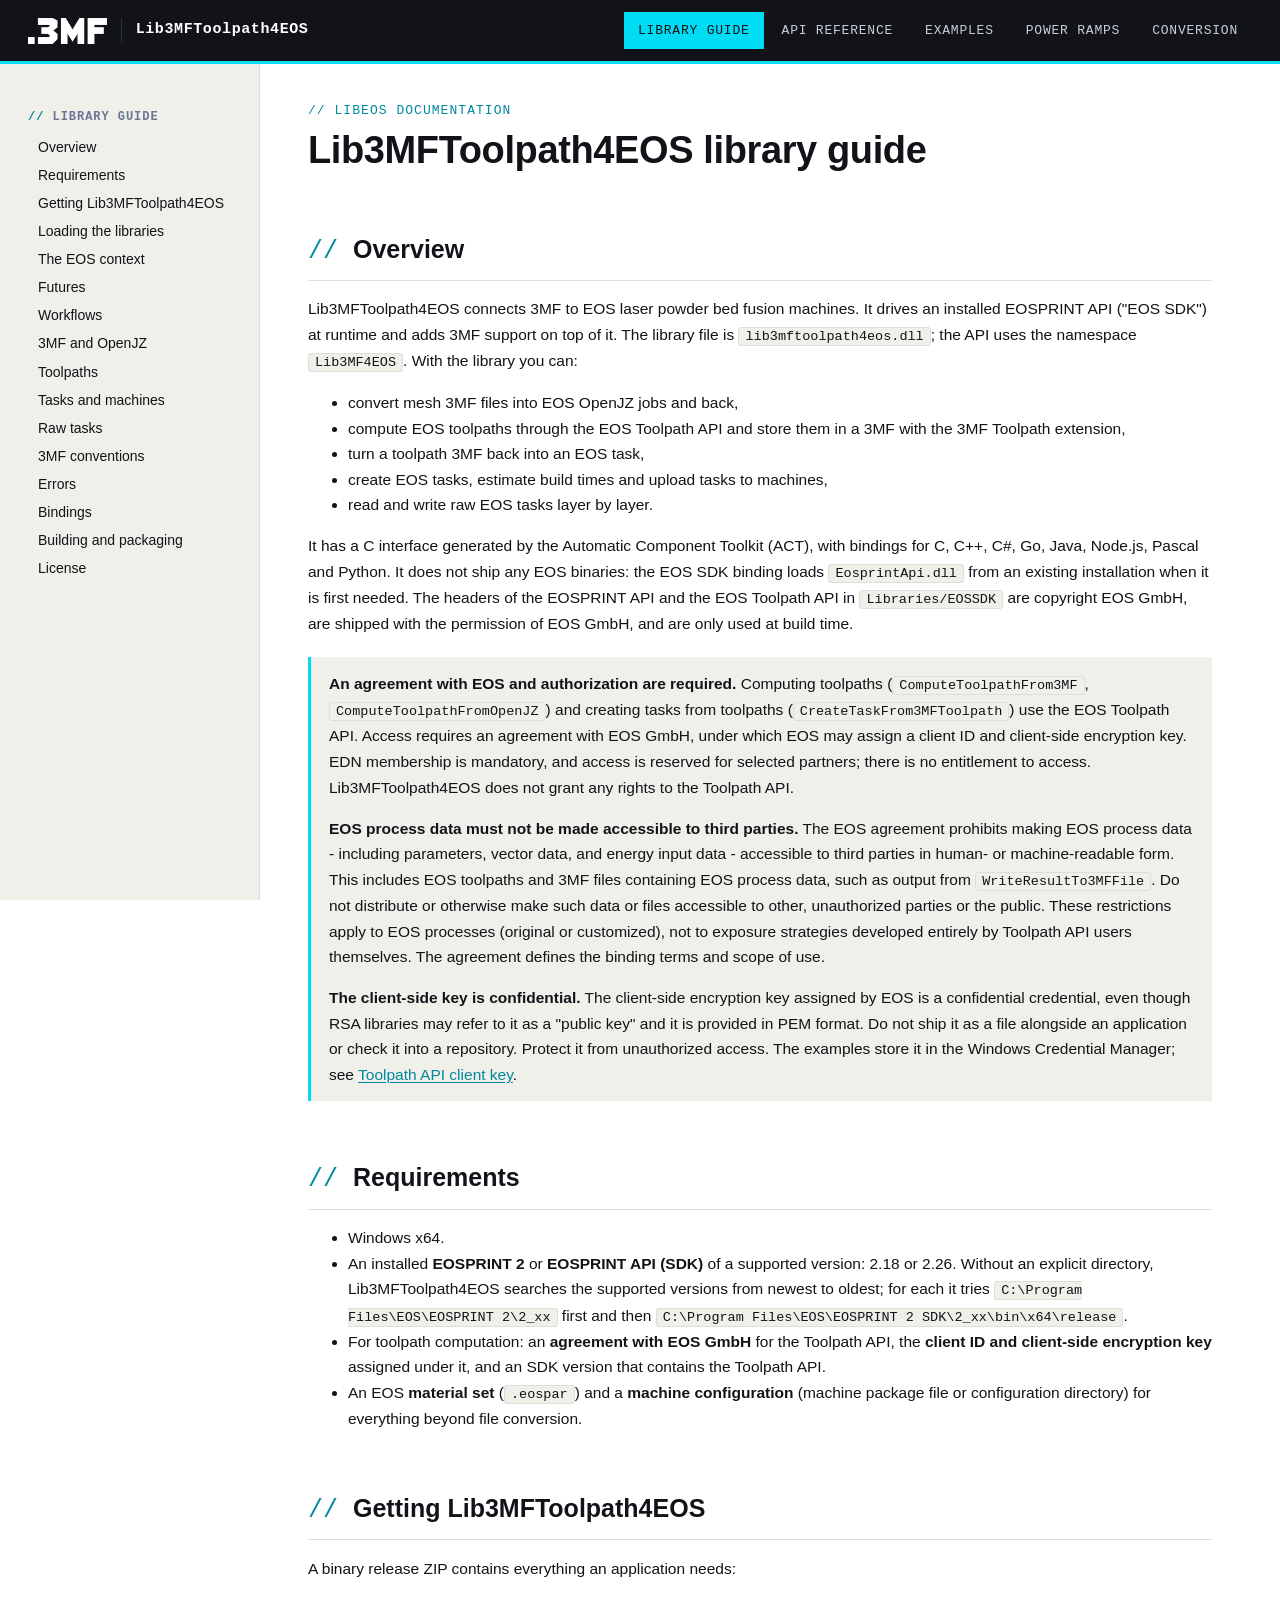
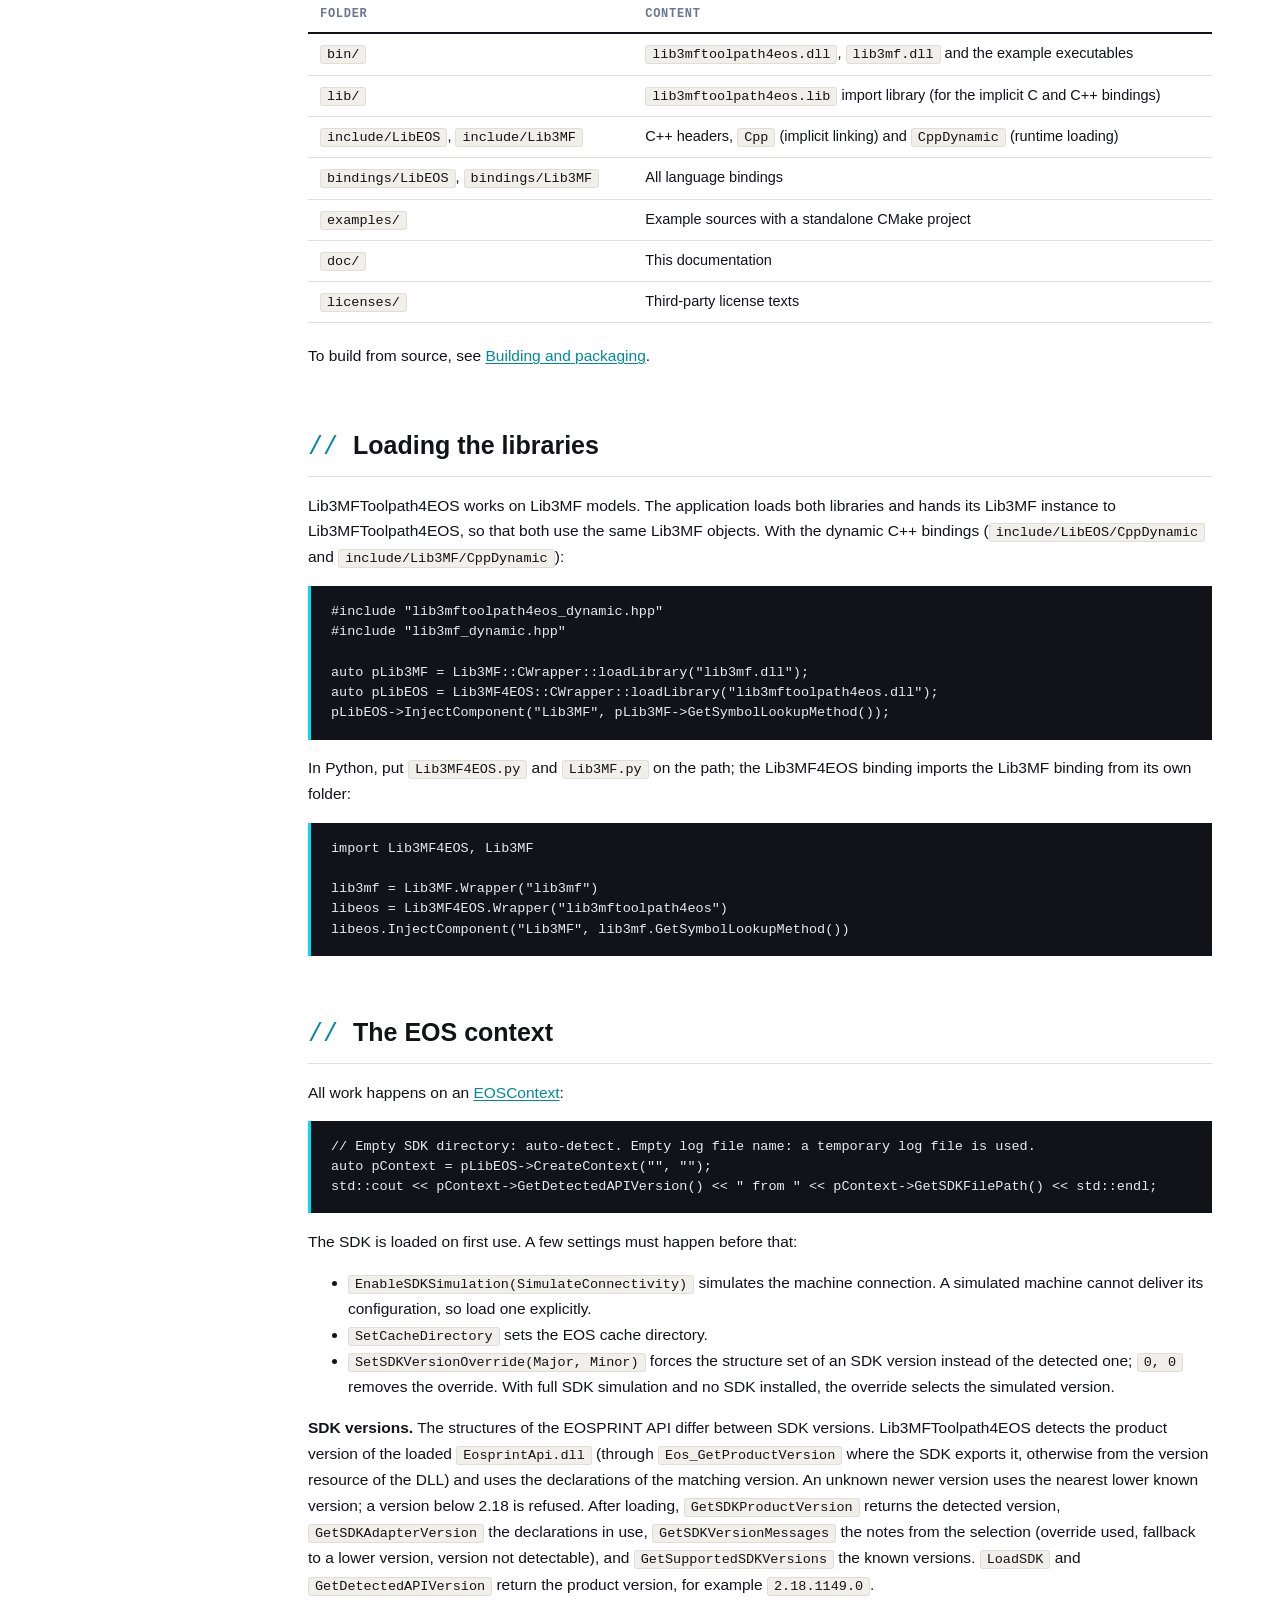
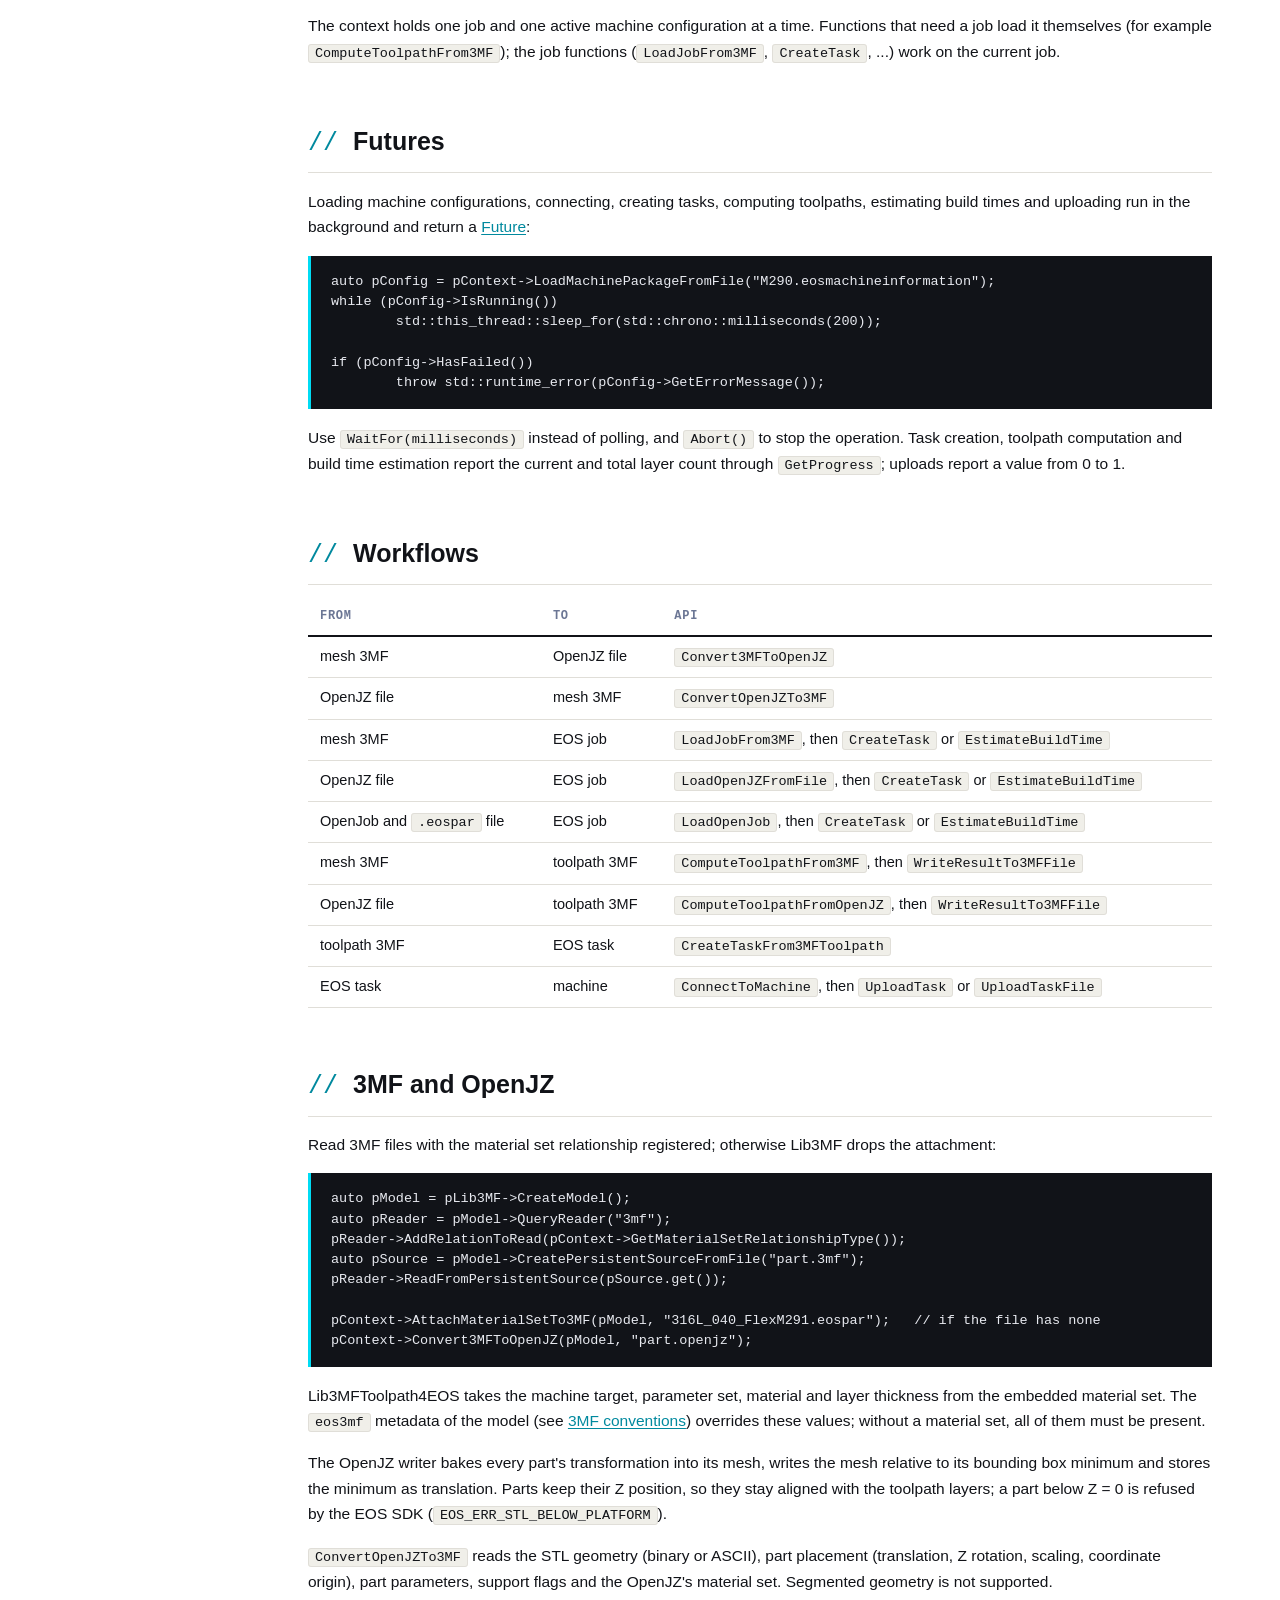
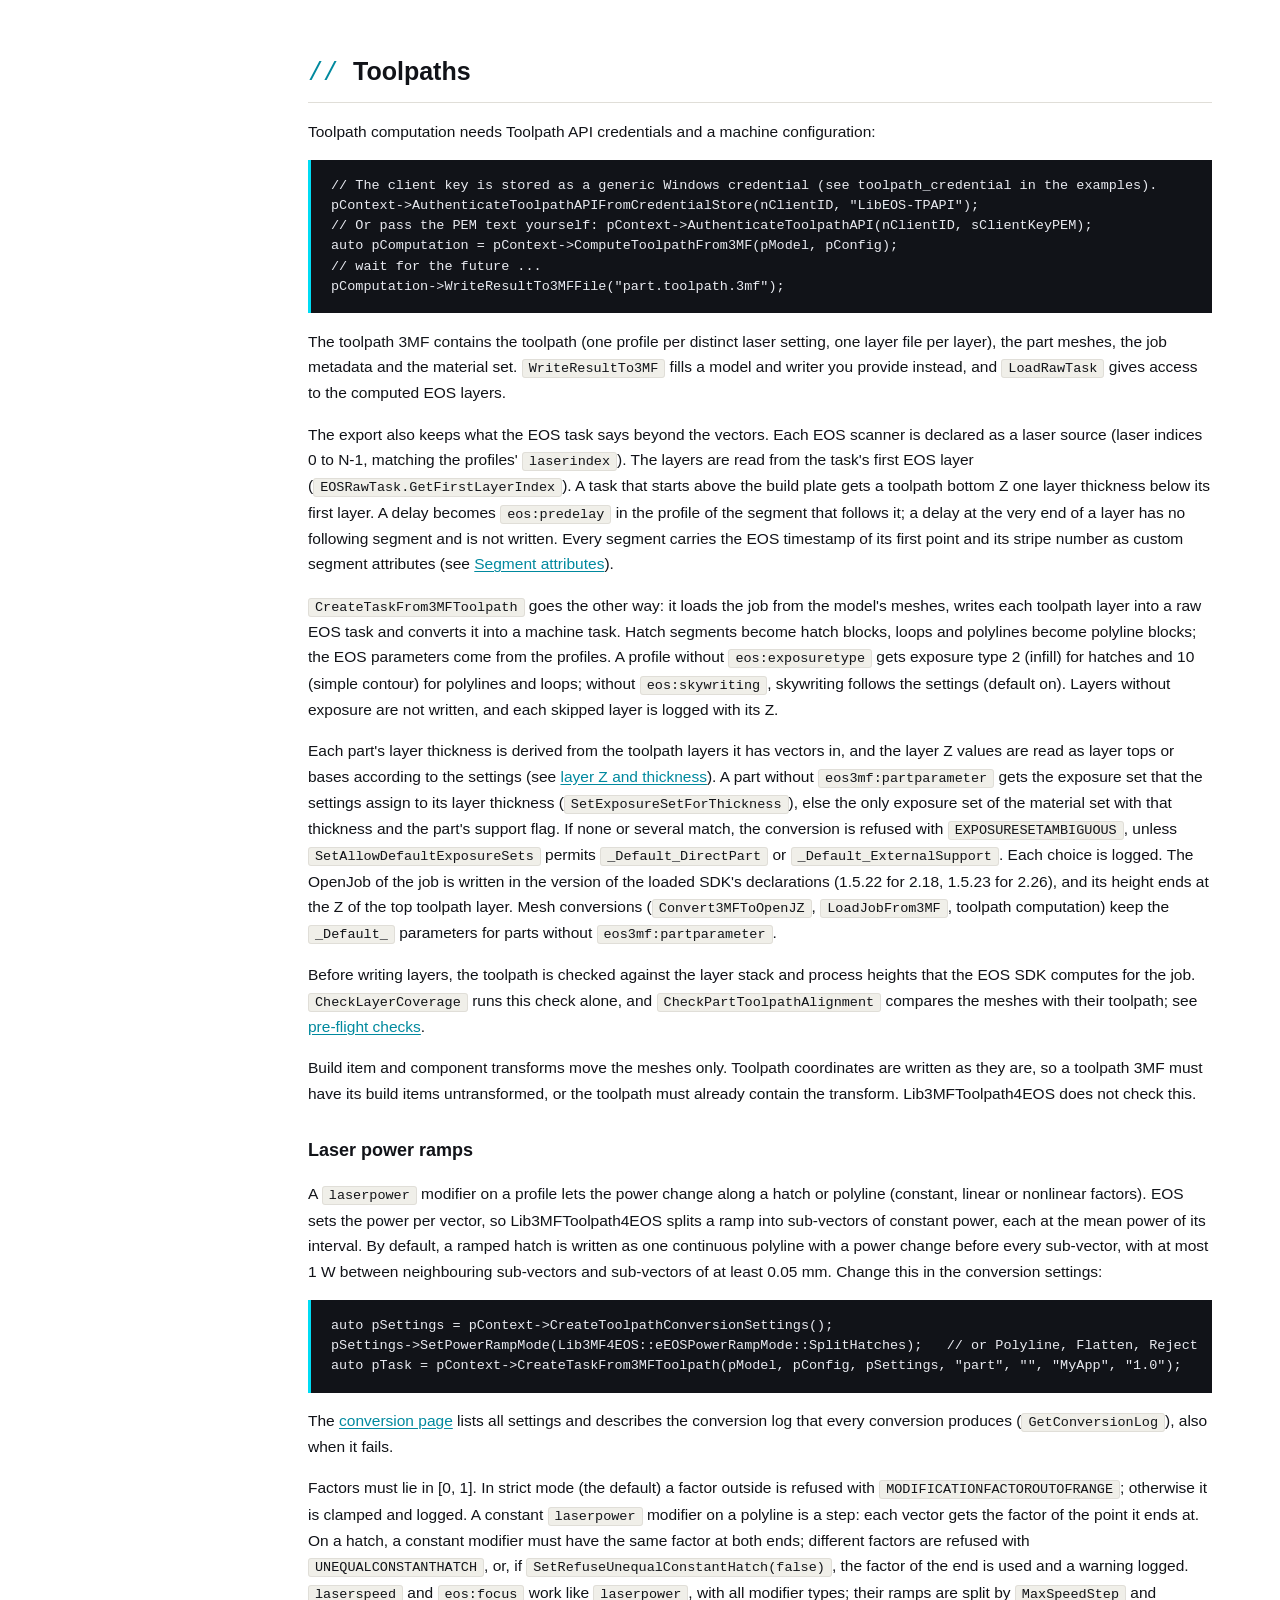
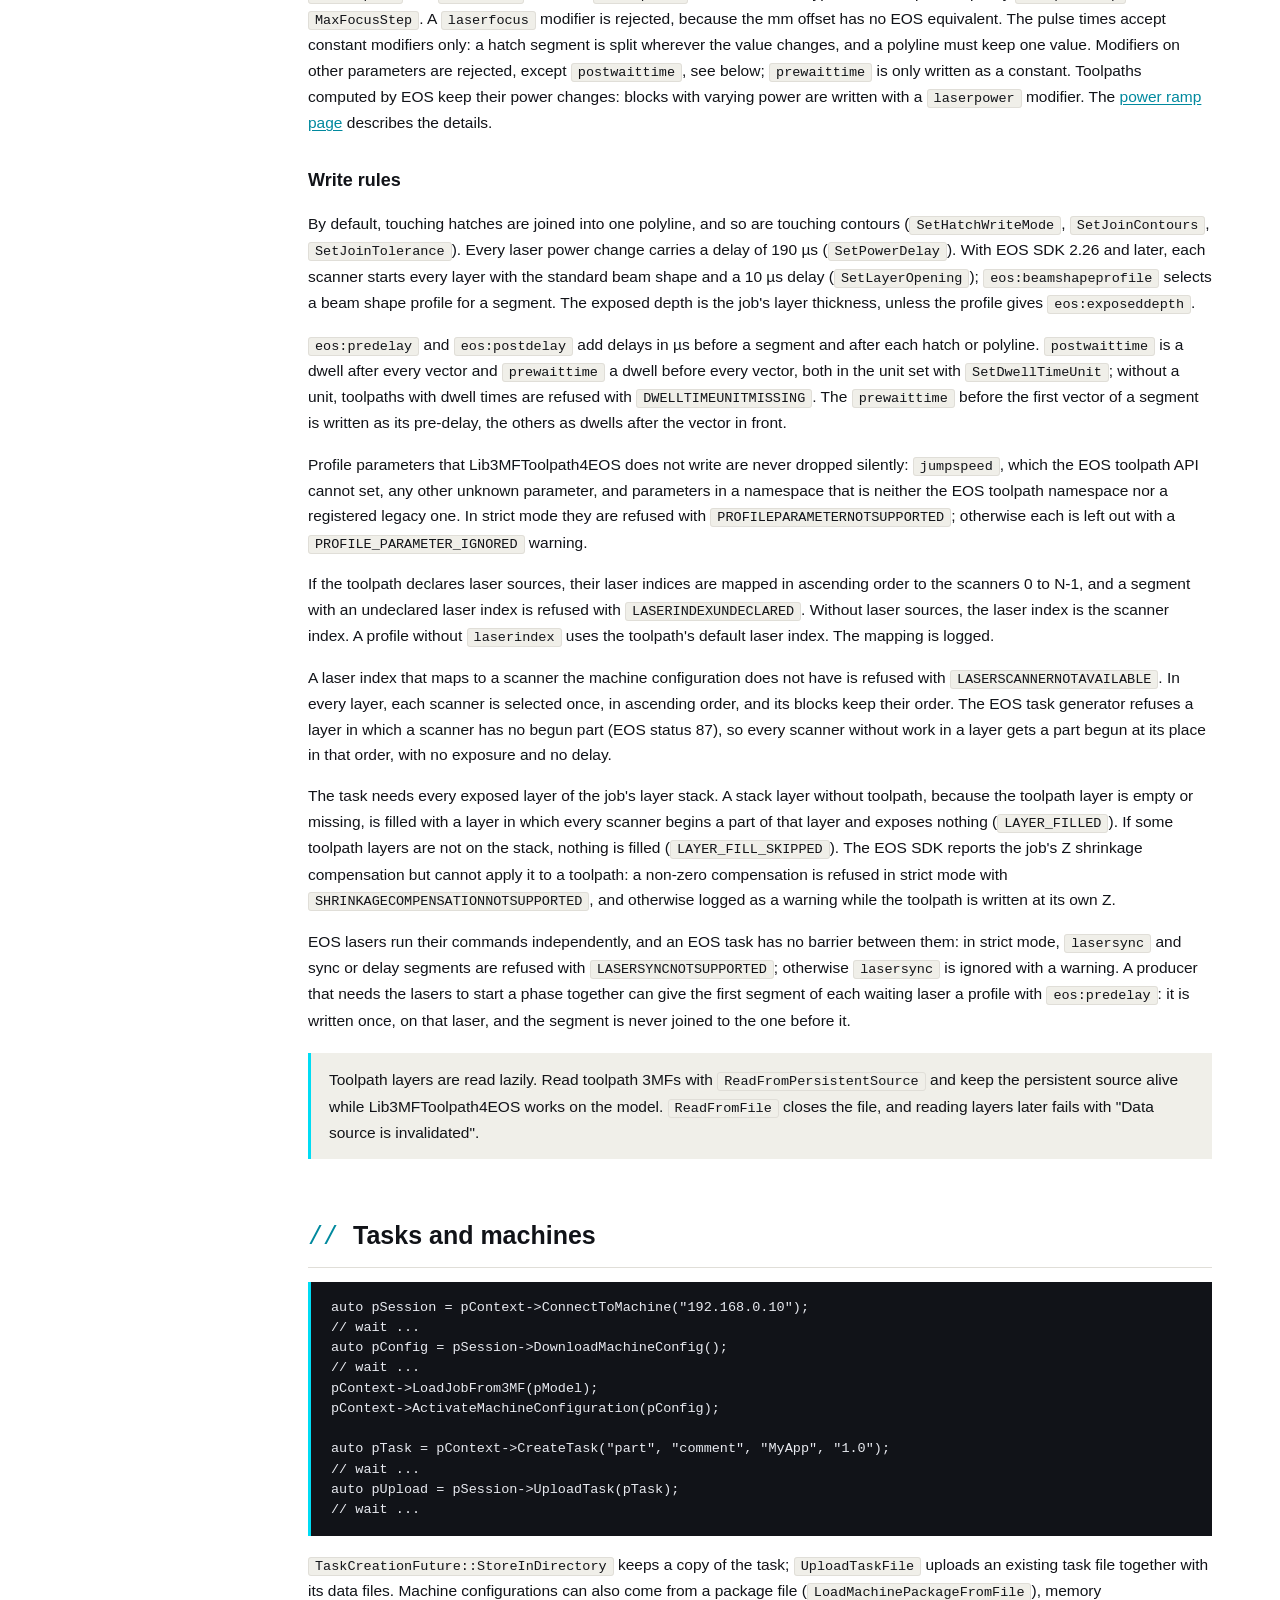
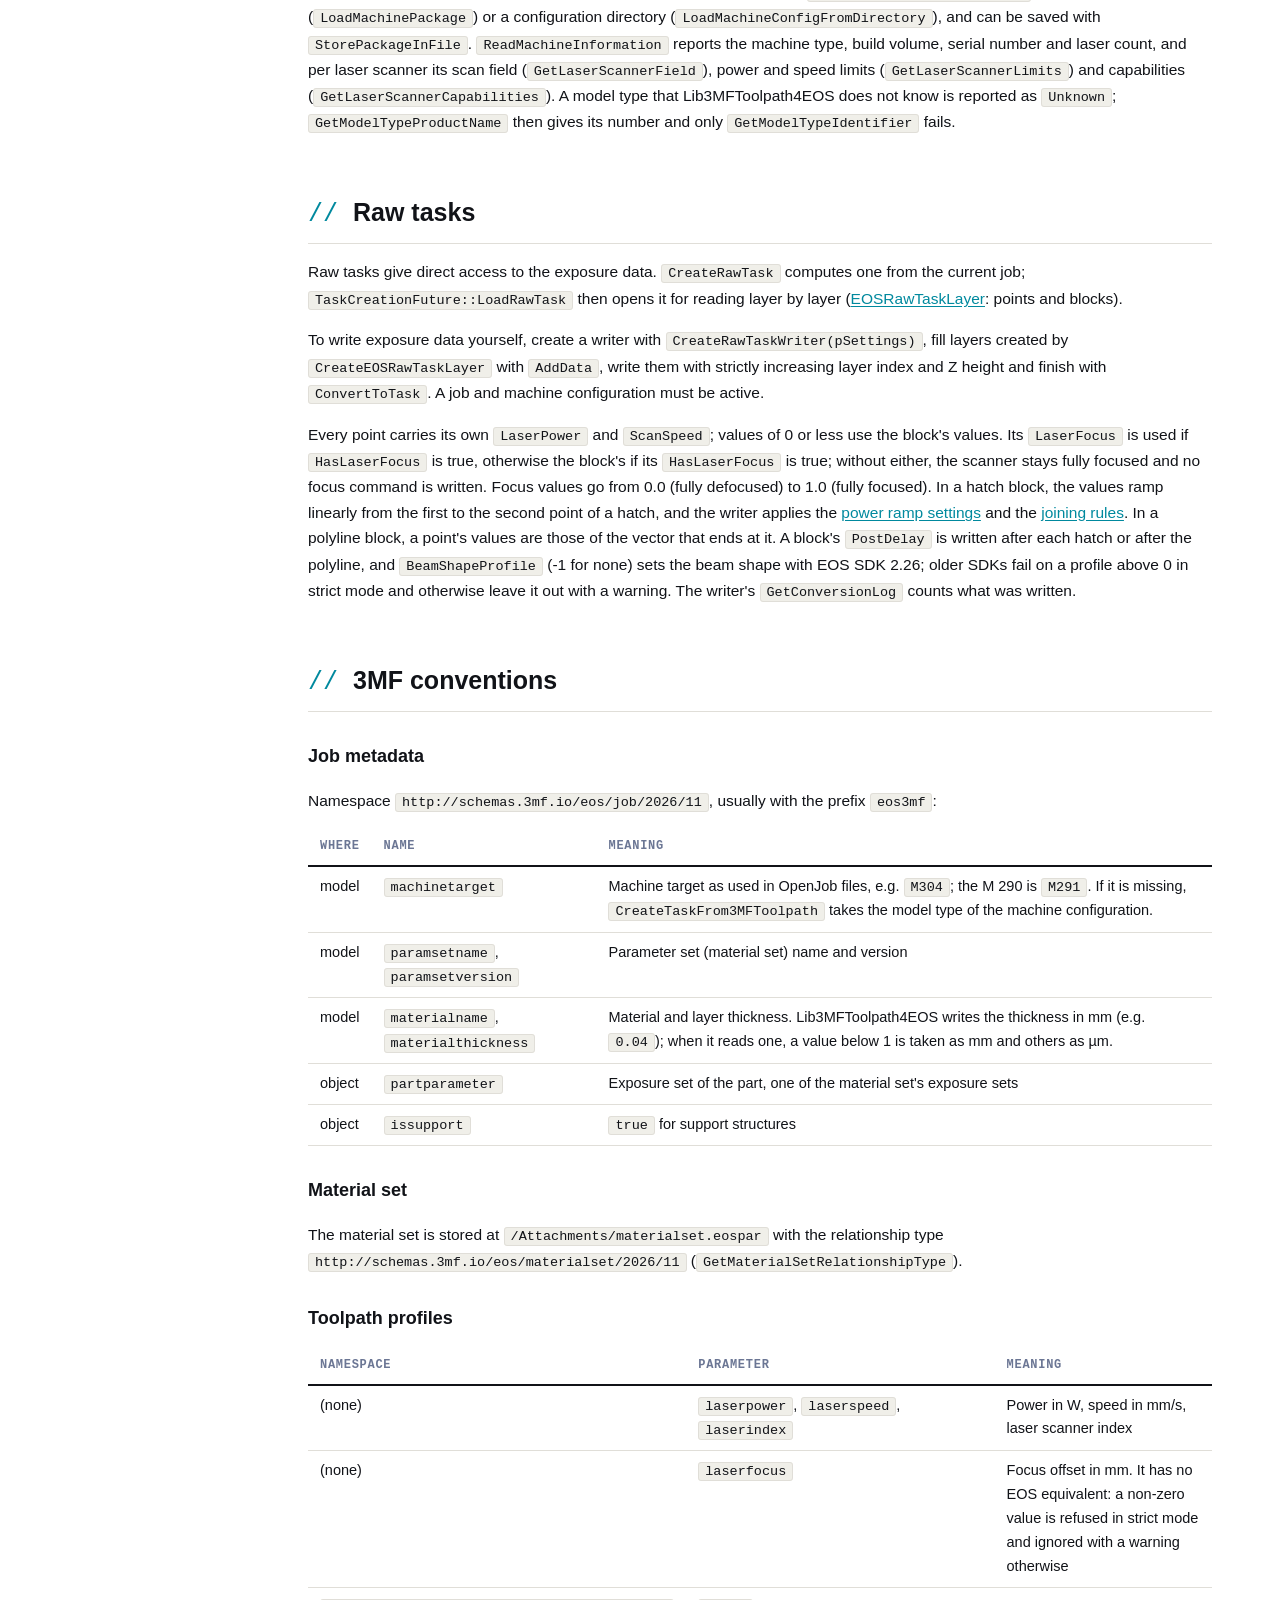
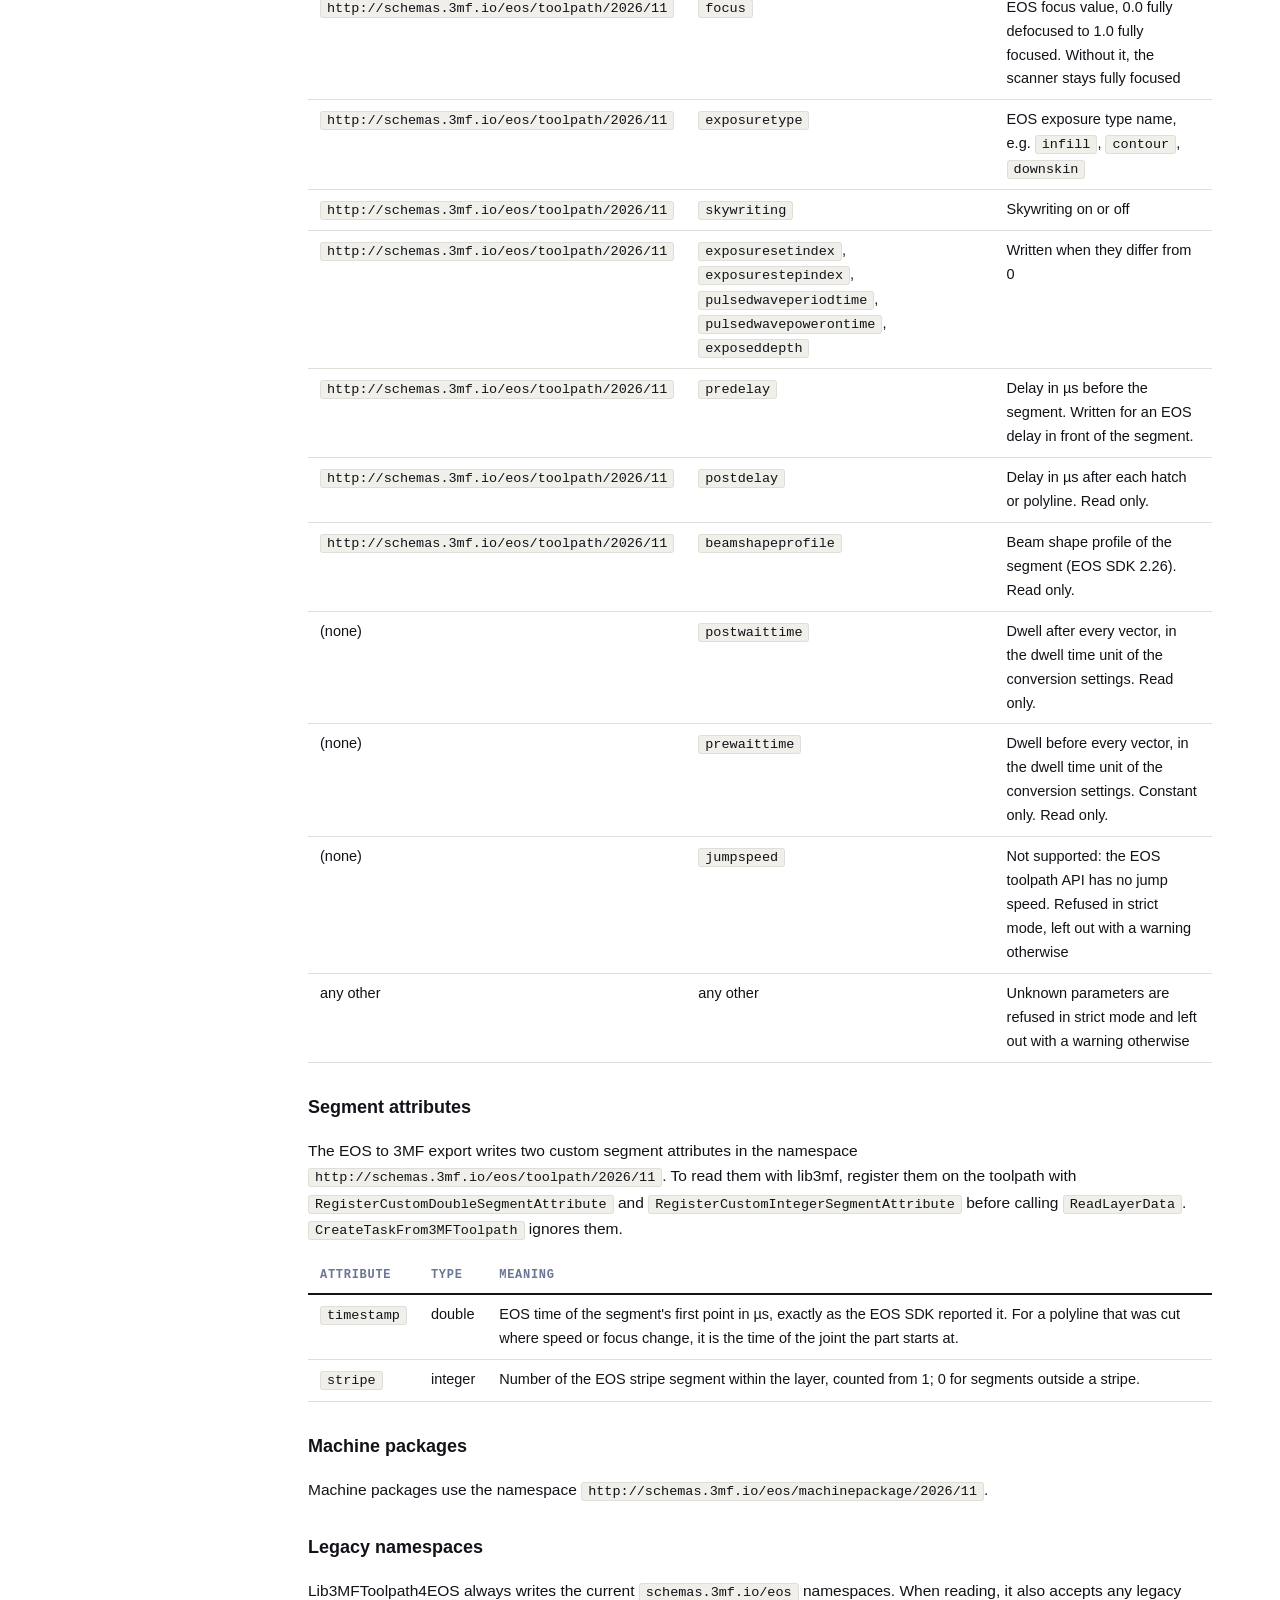
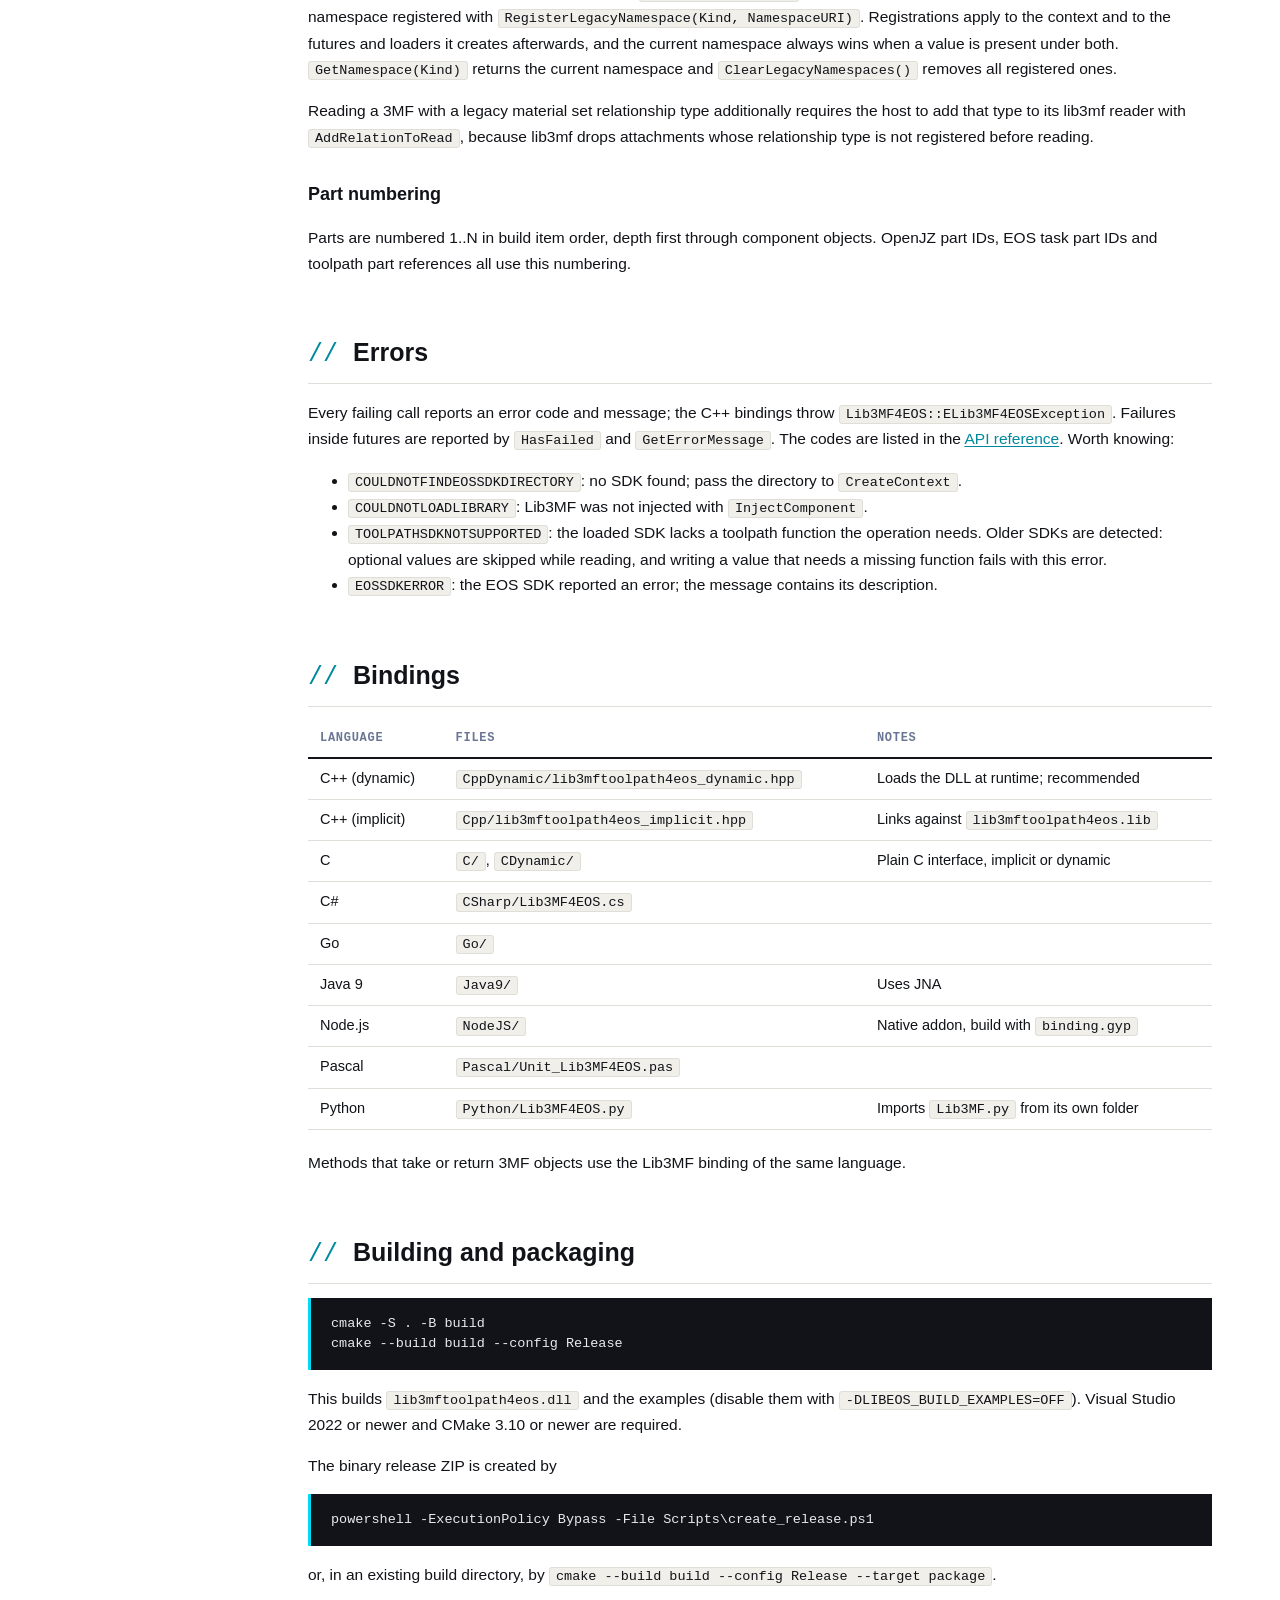
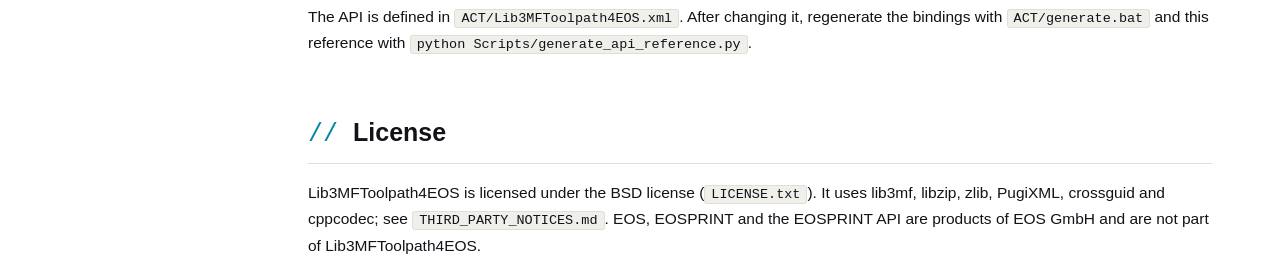
<file: Documentation/index.html>
<!DOCTYPE html>
<html lang="en">
<head>
<meta charset="utf-8">
<title>Lib3MFToolpath4EOS library guide</title>
<link rel="stylesheet" href="style.css">
</head>
<body>
<header class="site"><a class="brand" href="index.html"><img src="images/3mf-logo.png" alt=".3MF"><span>Lib3MFToolpath4EOS</span></a><nav><a href="index.html" class="active">Library guide</a><a href="api.html">API reference</a><a href="examples.html">Examples</a><a href="power-ramps.html">Power ramps</a><a href="conversion.html">Conversion</a></nav></header>
<div class="layout">
<aside class="toc">
<h3>Library guide</h3>
<ul>
<li><a href="#overview">Overview</a></li>
<li><a href="#requirements">Requirements</a></li>
<li><a href="#getting">Getting Lib3MFToolpath4EOS</a></li>
<li><a href="#loading">Loading the libraries</a></li>
<li><a href="#context">The EOS context</a></li>
<li><a href="#futures">Futures</a></li>
<li><a href="#workflows">Workflows</a></li>
<li><a href="#conversion">3MF and OpenJZ</a></li>
<li><a href="#toolpath">Toolpaths</a></li>
<li><a href="#machine">Tasks and machines</a></li>
<li><a href="#rawtasks">Raw tasks</a></li>
<li><a href="#conventions">3MF conventions</a></li>
<li><a href="#errors">Errors</a></li>
<li><a href="#bindings">Bindings</a></li>
<li><a href="#building">Building and packaging</a></li>
<li><a href="#license">License</a></li>
</ul>
</aside>
<main>

<h1>Lib3MFToolpath4EOS library guide</h1>

<section id="overview">
<h2>Overview</h2>
<p>Lib3MFToolpath4EOS connects 3MF to EOS laser powder bed fusion machines. It drives an installed EOSPRINT API
("EOS SDK") at runtime and adds 3MF support on top of it. The library file is
<code>lib3mftoolpath4eos.dll</code>; the API uses the namespace <code>Lib3MF4EOS</code>. With the
library you can:</p>
<ul>
<li>convert mesh 3MF files into EOS OpenJZ jobs and back,</li>
<li>compute EOS toolpaths through the EOS Toolpath API and store them in a 3MF with the 3MF Toolpath extension,</li>
<li>turn a toolpath 3MF back into an EOS task,</li>
<li>create EOS tasks, estimate build times and upload tasks to machines,</li>
<li>read and write raw EOS tasks layer by layer.</li>
</ul>
<p>It has a C interface generated by the Automatic Component Toolkit (ACT), with bindings for C, C++, C#,
Go, Java, Node.js, Pascal and Python. It does not ship any EOS binaries: the EOS SDK binding loads
<code>EosprintApi.dll</code> from an existing installation when it is first needed. The headers of the EOSPRINT API and
the EOS Toolpath API in <code>Libraries/EOSSDK</code> are copyright EOS GmbH, are shipped with the permission of EOS GmbH,
and are only used at build time.</p>
<div class="note">
<p><b>An agreement with EOS and authorization are required.</b> Computing toolpaths (<code>ComputeToolpathFrom3MF</code>,
<code>ComputeToolpathFromOpenJZ</code>) and creating tasks from toolpaths (<code>CreateTaskFrom3MFToolpath</code>) use the
EOS Toolpath API. Access requires an agreement with EOS GmbH, under which EOS may assign a client ID and client-side
encryption key. EDN membership is mandatory, and access is reserved for selected partners; there is no entitlement to
access. Lib3MFToolpath4EOS does not grant any rights to the Toolpath API.</p>
<p><b>EOS process data must not be made accessible to third parties.</b> The EOS agreement prohibits making EOS process
data - including parameters, vector data, and energy input data - accessible to third parties in human- or
machine-readable form. This includes EOS toolpaths and 3MF files containing EOS process data, such as output from
<code>WriteResultTo3MFFile</code>. Do not distribute or otherwise make such data or files accessible to other,
unauthorized parties or the public. These restrictions apply to EOS processes (original or customized), not to exposure
strategies developed entirely by Toolpath API users themselves. The agreement defines the binding terms and scope of
use.</p>
<p><b>The client-side key is confidential.</b> The client-side encryption key assigned by EOS is a confidential
credential, even though RSA libraries may refer to it as a "public key" and it is provided in PEM format. Do not ship it
as a file alongside an application or check it into a repository. Protect it from unauthorized access. The examples
store it in the Windows Credential Manager; see <a href="examples.html#credential">Toolpath API client key</a>.</p>
</div>
</section>

<section id="requirements">
<h2>Requirements</h2>
<ul>
<li>Windows x64.</li>
<li>An installed <b>EOSPRINT 2</b> or <b>EOSPRINT API (SDK)</b> of a supported version: 2.18 or 2.26. Without an
explicit directory, Lib3MFToolpath4EOS searches the supported versions from newest to oldest; for each it tries
<code>C:\Program Files\EOS\EOSPRINT 2\2_xx</code> first and then
<code>C:\Program Files\EOS\EOSPRINT 2 SDK\2_xx\bin\x64\release</code>.</li>
<li>For toolpath computation: an <b>agreement with EOS GmbH</b> for the Toolpath API, the <b>client ID and client-side
encryption key</b> assigned under it, and an SDK version that contains the Toolpath API.</li>
<li>An EOS <b>material set</b> (<code>.eospar</code>) and a <b>machine configuration</b> (machine package file or
configuration directory) for everything beyond file conversion.</li>
</ul>
</section>

<section id="getting">
<h2>Getting Lib3MFToolpath4EOS</h2>
<p>A binary release ZIP contains everything an application needs:</p>
<table>
<tr><th>Folder</th><th>Content</th></tr>
<tr><td><code>bin/</code></td><td><code>lib3mftoolpath4eos.dll</code>, <code>lib3mf.dll</code> and the example executables</td></tr>
<tr><td><code>lib/</code></td><td><code>lib3mftoolpath4eos.lib</code> import library (for the implicit C and C++ bindings)</td></tr>
<tr><td><code>include/LibEOS</code>, <code>include/Lib3MF</code></td><td>C++ headers, <code>Cpp</code> (implicit linking) and <code>CppDynamic</code> (runtime loading)</td></tr>
<tr><td><code>bindings/LibEOS</code>, <code>bindings/Lib3MF</code></td><td>All language bindings</td></tr>
<tr><td><code>examples/</code></td><td>Example sources with a standalone CMake project</td></tr>
<tr><td><code>doc/</code></td><td>This documentation</td></tr>
<tr><td><code>licenses/</code></td><td>Third-party license texts</td></tr>
</table>
<p>To build from source, see <a href="#building">Building and packaging</a>.</p>
</section>

<section id="loading">
<h2>Loading the libraries</h2>
<p>Lib3MFToolpath4EOS works on Lib3MF models. The application loads both libraries and hands its Lib3MF instance to
Lib3MFToolpath4EOS,
so that both use the same Lib3MF objects. With the dynamic C++ bindings
(<code>include/LibEOS/CppDynamic</code> and <code>include/Lib3MF/CppDynamic</code>):</p>
<pre><code>#include "lib3mftoolpath4eos_dynamic.hpp"
#include "lib3mf_dynamic.hpp"

auto pLib3MF = Lib3MF::CWrapper::loadLibrary("lib3mf.dll");
auto pLibEOS = Lib3MF4EOS::CWrapper::loadLibrary("lib3mftoolpath4eos.dll");
pLibEOS-&gt;InjectComponent("Lib3MF", pLib3MF-&gt;GetSymbolLookupMethod());</code></pre>
<p>In Python, put <code>Lib3MF4EOS.py</code> and <code>Lib3MF.py</code> on the path; the Lib3MF4EOS binding imports the
Lib3MF binding from its own folder:</p>
<pre><code>import Lib3MF4EOS, Lib3MF

lib3mf = Lib3MF.Wrapper("lib3mf")
libeos = Lib3MF4EOS.Wrapper("lib3mftoolpath4eos")
libeos.InjectComponent("Lib3MF", lib3mf.GetSymbolLookupMethod())</code></pre>
</section>

<section id="context">
<h2>The EOS context</h2>
<p>All work happens on an <a href="api.html#EOSContext">EOSContext</a>:</p>
<pre><code>// Empty SDK directory: auto-detect. Empty log file name: a temporary log file is used.
auto pContext = pLibEOS-&gt;CreateContext("", "");
std::cout &lt;&lt; pContext-&gt;GetDetectedAPIVersion() &lt;&lt; " from " &lt;&lt; pContext-&gt;GetSDKFilePath() &lt;&lt; std::endl;</code></pre>
<p>The SDK is loaded on first use. A few settings must happen before that:</p>
<ul>
<li><code>EnableSDKSimulation(SimulateConnectivity)</code> simulates the machine connection. A simulated
machine cannot deliver its configuration, so load one explicitly.</li>
<li><code>SetCacheDirectory</code> sets the EOS cache directory.</li>
<li><code>SetSDKVersionOverride(Major, Minor)</code> forces the structure set of an SDK version instead of the
detected one; <code>0, 0</code> removes the override. With full SDK simulation and no SDK installed, the override
selects the simulated version.</li>
</ul>
<p><b>SDK versions.</b> The structures of the EOSPRINT API differ between SDK versions. Lib3MFToolpath4EOS detects the product
version of the loaded <code>EosprintApi.dll</code> (through <code>Eos_GetProductVersion</code> where the SDK exports
it, otherwise from the version resource of the DLL) and uses the declarations of the matching version. An unknown
newer version uses the nearest lower known version; a version below 2.18 is refused. After loading,
<code>GetSDKProductVersion</code> returns the detected version, <code>GetSDKAdapterVersion</code> the declarations
in use, <code>GetSDKVersionMessages</code> the notes from the selection (override used, fallback to a lower version,
version not detectable), and <code>GetSupportedSDKVersions</code> the known versions. <code>LoadSDK</code> and
<code>GetDetectedAPIVersion</code> return the product version, for example <code>2.18.1149.0</code>.</p>
<p>The context holds one job and one active machine configuration at a time. Functions that need a job load it
themselves (for example <code>ComputeToolpathFrom3MF</code>); the job functions (<code>LoadJobFrom3MF</code>,
<code>CreateTask</code>, ...) work on the current job.</p>
</section>

<section id="futures">
<h2>Futures</h2>
<p>Loading machine configurations, connecting, creating tasks, computing toolpaths, estimating build times and
uploading run in the background and return a <a href="api.html#Future">Future</a>:</p>
<pre><code>auto pConfig = pContext-&gt;LoadMachinePackageFromFile("M290.eosmachineinformation");
while (pConfig-&gt;IsRunning())
	std::this_thread::sleep_for(std::chrono::milliseconds(200));

if (pConfig-&gt;HasFailed())
	throw std::runtime_error(pConfig-&gt;GetErrorMessage());</code></pre>
<p>Use <code>WaitFor(milliseconds)</code> instead of polling, and <code>Abort()</code> to stop the operation.
Task creation, toolpath computation and build time estimation report the current and total layer count through
<code>GetProgress</code>; uploads report a value from 0 to 1.</p>
</section>

<section id="workflows">
<h2>Workflows</h2>
<table>
<tr><th>From</th><th>To</th><th>API</th></tr>
<tr><td>mesh 3MF</td><td>OpenJZ file</td><td><code>Convert3MFToOpenJZ</code></td></tr>
<tr><td>OpenJZ file</td><td>mesh 3MF</td><td><code>ConvertOpenJZTo3MF</code></td></tr>
<tr><td>mesh 3MF</td><td>EOS job</td><td><code>LoadJobFrom3MF</code>, then <code>CreateTask</code> or <code>EstimateBuildTime</code></td></tr>
<tr><td>OpenJZ file</td><td>EOS job</td><td><code>LoadOpenJZFromFile</code>, then <code>CreateTask</code> or <code>EstimateBuildTime</code></td></tr>
<tr><td>OpenJob and <code>.eospar</code> file</td><td>EOS job</td><td><code>LoadOpenJob</code>, then <code>CreateTask</code> or <code>EstimateBuildTime</code></td></tr>
<tr><td>mesh 3MF</td><td>toolpath 3MF</td><td><code>ComputeToolpathFrom3MF</code>, then <code>WriteResultTo3MFFile</code></td></tr>
<tr><td>OpenJZ file</td><td>toolpath 3MF</td><td><code>ComputeToolpathFromOpenJZ</code>, then <code>WriteResultTo3MFFile</code></td></tr>
<tr><td>toolpath 3MF</td><td>EOS task</td><td><code>CreateTaskFrom3MFToolpath</code></td></tr>
<tr><td>EOS task</td><td>machine</td><td><code>ConnectToMachine</code>, then <code>UploadTask</code> or <code>UploadTaskFile</code></td></tr>
</table>
</section>

<section id="conversion">
<h2>3MF and OpenJZ</h2>
<p>Read 3MF files with the material set relationship registered; otherwise Lib3MF drops the attachment:</p>
<pre><code>auto pModel = pLib3MF-&gt;CreateModel();
auto pReader = pModel-&gt;QueryReader("3mf");
pReader-&gt;AddRelationToRead(pContext-&gt;GetMaterialSetRelationshipType());
auto pSource = pModel-&gt;CreatePersistentSourceFromFile("part.3mf");
pReader-&gt;ReadFromPersistentSource(pSource.get());

pContext-&gt;AttachMaterialSetTo3MF(pModel, "316L_040_FlexM291.eospar");   // if the file has none
pContext-&gt;Convert3MFToOpenJZ(pModel, "part.openjz");</code></pre>
<p>Lib3MFToolpath4EOS takes the machine target, parameter set, material and layer thickness from the embedded material set.
The <code>eos3mf</code> metadata of the model (see <a href="#conventions">3MF conventions</a>) overrides these
values; without a material set, all of them must be present.</p>
<p>The OpenJZ writer bakes every part's transformation into its mesh, writes the mesh relative to its bounding
box minimum and stores the minimum as translation. Parts keep their Z position, so they stay aligned with the toolpath
layers; a part below Z = 0 is refused by the EOS SDK (<code>EOS_ERR_STL_BELOW_PLATFORM</code>).</p>
<p><code>ConvertOpenJZTo3MF</code> reads the STL geometry (binary or ASCII), part placement (translation, Z rotation,
scaling, coordinate origin), part parameters, support flags and the OpenJZ's material set. Segmented geometry is
not supported.</p>
</section>

<section id="toolpath">
<h2>Toolpaths</h2>
<p>Toolpath computation needs Toolpath API credentials and a machine configuration:</p>
<pre><code>// The client key is stored as a generic Windows credential (see toolpath_credential in the examples).
pContext-&gt;AuthenticateToolpathAPIFromCredentialStore(nClientID, "LibEOS-TPAPI");
// Or pass the PEM text yourself: pContext-&gt;AuthenticateToolpathAPI(nClientID, sClientKeyPEM);
auto pComputation = pContext-&gt;ComputeToolpathFrom3MF(pModel, pConfig);
// wait for the future ...
pComputation-&gt;WriteResultTo3MFFile("part.toolpath.3mf");</code></pre>
<p>The toolpath 3MF contains the toolpath (one profile per distinct laser setting, one layer file per layer), the
part meshes, the job metadata and the material set. <code>WriteResultTo3MF</code> fills a model and writer you
provide instead, and <code>LoadRawTask</code> gives access to the computed EOS layers.</p>
<p>The export also keeps what the EOS task says beyond the vectors. Each EOS scanner is declared as a laser source
(laser indices 0 to N-1, matching the profiles' <code>laserindex</code>). The layers are read from the task's first
EOS layer (<code>EOSRawTask.GetFirstLayerIndex</code>). A task that starts above the build plate gets a toolpath bottom Z one layer
thickness below its first layer. A delay becomes <code>eos:predelay</code> in the profile of the segment that follows
it; a delay at the very end of a layer has no following segment and is not written. Every segment carries the
EOS timestamp of its first point and its stripe number as custom segment attributes (see
<a href="#segment-attributes">Segment attributes</a>).</p>
<p><code>CreateTaskFrom3MFToolpath</code> goes the other way: it loads the job from the model's meshes, writes each
toolpath layer into a raw EOS task and converts it into a machine task. Hatch segments become hatch blocks, loops
and polylines become polyline blocks; the EOS parameters come from the profiles. A profile without
<code>eos:exposuretype</code> gets exposure type 2 (infill) for hatches and 10 (simple contour) for polylines and
loops; without <code>eos:skywriting</code>, skywriting follows the settings (default on). Layers without exposure are
not written, and each skipped layer is logged with its Z.</p>
<p>Each part's layer thickness is derived from the toolpath layers it has vectors in, and the layer Z values are read as
layer tops or bases according to the settings (see <a href="conversion.html#layers">layer Z and thickness</a>).
A part without <code>eos3mf:partparameter</code> gets the exposure set that the settings assign to its layer
thickness (<code>SetExposureSetForThickness</code>), else the only exposure set of the material set with that thickness
and the part's support flag. If none or several match, the conversion is refused with
<code>EXPOSURESETAMBIGUOUS</code>, unless <code>SetAllowDefaultExposureSets</code> permits
<code>_Default_DirectPart</code> or <code>_Default_ExternalSupport</code>. Each choice is logged. The OpenJob of the
job is written in the version of the loaded SDK's declarations (1.5.22 for 2.18, 1.5.23 for 2.26), and its height
ends at the Z of the top toolpath layer. Mesh conversions (<code>Convert3MFToOpenJZ</code>, <code>LoadJobFrom3MF</code>,
toolpath computation) keep the <code>_Default_</code> parameters for parts without <code>eos3mf:partparameter</code>.</p>
<p>Before writing layers, the toolpath is checked against the layer stack and process heights that the EOS SDK computes
for the job. <code>CheckLayerCoverage</code> runs this check alone, and <code>CheckPartToolpathAlignment</code> compares
the meshes with their toolpath; see <a href="conversion.html#checks">pre-flight checks</a>.</p>
<p>Build item and component transforms move the meshes only. Toolpath coordinates are written as they are, so a
toolpath 3MF must have its build items untransformed, or the toolpath must already contain the transform. Lib3MFToolpath4EOS does
not check this.</p>
<h3>Laser power ramps</h3>
<p>A <code>laserpower</code> modifier on a profile lets the power change along a hatch or polyline (constant, linear or
nonlinear factors). EOS sets the power per vector, so Lib3MFToolpath4EOS splits a ramp into sub-vectors of constant power,
each at the mean power of its interval. By default, a ramped hatch is written as one continuous polyline with a power
change before every sub-vector, with at most 1 W between neighbouring sub-vectors and sub-vectors of at least
0.05 mm. Change this in the conversion settings:</p>
<pre><code>auto pSettings = pContext-&gt;CreateToolpathConversionSettings();
pSettings-&gt;SetPowerRampMode(Lib3MF4EOS::eEOSPowerRampMode::SplitHatches);   // or Polyline, Flatten, Reject
auto pTask = pContext-&gt;CreateTaskFrom3MFToolpath(pModel, pConfig, pSettings, "part", "", "MyApp", "1.0");</code></pre>
<p>The <a href="conversion.html">conversion page</a> lists all settings and describes the conversion log that every
conversion produces (<code>GetConversionLog</code>), also when it fails.</p>
<p>Factors must lie in [0, 1]. In strict mode (the default) a factor outside is refused with
<code>MODIFICATIONFACTOROUTOFRANGE</code>; otherwise it is clamped and logged. A constant <code>laserpower</code>
modifier on a polyline is a step: each vector gets the factor of the point it ends at. On a hatch, a constant modifier
must have the same factor at both ends; different factors are refused with <code>UNEQUALCONSTANTHATCH</code>, or, if
<code>SetRefuseUnequalConstantHatch(false)</code>, the factor of the end is used and a warning logged.
<code>laserspeed</code> and <code>eos:focus</code> work like <code>laserpower</code>, with all modifier types; their ramps are
split by <code>MaxSpeedStep</code> and <code>MaxFocusStep</code>. A <code>laserfocus</code> modifier is rejected, because the mm offset has no EOS
equivalent. The pulse times accept constant modifiers only: a hatch segment
is split wherever the value changes, and a polyline must keep one value. Modifiers on other parameters are rejected,
except <code>postwaittime</code>, see below; <code>prewaittime</code> is only written as a constant. Toolpaths computed by EOS keep their power changes: blocks with varying power are
written with a <code>laserpower</code> modifier. The <a href="power-ramps.html">power ramp page</a> describes the details.</p>
<h3>Write rules</h3>
<p>By default, touching hatches are joined into one polyline, and so are touching contours (<code>SetHatchWriteMode</code>,
<code>SetJoinContours</code>, <code>SetJoinTolerance</code>). Every laser power change carries a delay of 190&nbsp;&micro;s
(<code>SetPowerDelay</code>). With EOS SDK 2.26 and later, each scanner starts every layer with the standard beam shape and a
10&nbsp;&micro;s delay (<code>SetLayerOpening</code>); <code>eos:beamshapeprofile</code> selects a beam shape profile for a
segment. The exposed depth is the job's layer thickness, unless the profile gives <code>eos:exposeddepth</code>.</p>
<p><code>eos:predelay</code> and <code>eos:postdelay</code> add delays in &micro;s before a segment and after each hatch or
polyline. <code>postwaittime</code> is a dwell after every vector and <code>prewaittime</code> a dwell before every vector, both in
the unit set with <code>SetDwellTimeUnit</code>; without a unit, toolpaths with dwell times are refused with
<code>DWELLTIMEUNITMISSING</code>. The <code>prewaittime</code> before the first vector of a segment is written as its pre-delay, the
others as dwells after the vector in front.</p>
<p>Profile parameters that Lib3MFToolpath4EOS does not write are never dropped silently: <code>jumpspeed</code>, which the EOS
toolpath API cannot set, any other unknown parameter, and parameters in a namespace that is neither the EOS toolpath namespace
nor a registered legacy one. In strict mode they are refused with <code>PROFILEPARAMETERNOTSUPPORTED</code>; otherwise each is
left out with a <code>PROFILE_PARAMETER_IGNORED</code> warning.</p>
<p>If the toolpath declares laser sources, their laser indices are mapped in ascending order to the scanners 0 to N-1, and a
segment with an undeclared laser index is refused with <code>LASERINDEXUNDECLARED</code>. Without laser sources, the laser index
is the scanner index. A profile without <code>laserindex</code> uses the toolpath's default laser index. The mapping is logged.</p>
<p>A laser index that maps to a scanner the machine configuration does not have is refused with
<code>LASERSCANNERNOTAVAILABLE</code>. In every layer, each scanner is selected once, in ascending order, and its blocks keep
their order. The EOS task generator refuses a layer in which a scanner has no begun part (EOS status
87), so every scanner without work in a layer gets a part begun at its place in that order, with no exposure and no delay.</p>
<p>The task needs every exposed layer of the job's layer stack. A stack layer without toolpath, because the toolpath layer is
empty or missing, is filled with a layer in which every scanner begins a part of that layer and exposes nothing
(<code>LAYER_FILLED</code>). If some toolpath layers are not on the stack, nothing is filled (<code>LAYER_FILL_SKIPPED</code>).
The EOS SDK reports the job's Z shrinkage compensation but cannot apply it to a toolpath: a non-zero compensation is refused
in strict mode with <code>SHRINKAGECOMPENSATIONNOTSUPPORTED</code>, and otherwise logged as a warning while the toolpath is
written at its own Z.</p>
<p>EOS lasers run
their commands independently, and an EOS task has no barrier between them: in strict mode, <code>lasersync</code> and sync or
delay segments are refused with <code>LASERSYNCNOTSUPPORTED</code>; otherwise <code>lasersync</code> is ignored with a warning.
A producer that needs the lasers to start a phase together can give the first segment of each waiting laser a profile with
<code>eos:predelay</code>: it is written once, on that laser, and the segment is never joined to the one before it.</p>
<div class="note">Toolpath layers are read lazily. Read toolpath 3MFs with
<code>ReadFromPersistentSource</code> and keep the persistent source alive while Lib3MFToolpath4EOS works on the model.
<code>ReadFromFile</code> closes the file, and reading layers later fails with "Data source is invalidated".</div>
</section>

<section id="machine">
<h2>Tasks and machines</h2>
<pre><code>auto pSession = pContext-&gt;ConnectToMachine("192.168.0.10");
// wait ...
auto pConfig = pSession-&gt;DownloadMachineConfig();
// wait ...
pContext-&gt;LoadJobFrom3MF(pModel);
pContext-&gt;ActivateMachineConfiguration(pConfig);

auto pTask = pContext-&gt;CreateTask("part", "comment", "MyApp", "1.0");
// wait ...
auto pUpload = pSession-&gt;UploadTask(pTask);
// wait ...</code></pre>
<p><code>TaskCreationFuture::StoreInDirectory</code> keeps a copy of the task; <code>UploadTaskFile</code> uploads
an existing task file together with its data files. Machine configurations can also come from a package file
(<code>LoadMachinePackageFromFile</code>), memory (<code>LoadMachinePackage</code>) or a configuration directory
(<code>LoadMachineConfigFromDirectory</code>), and can be saved with <code>StorePackageInFile</code>.
<code>ReadMachineInformation</code> reports the machine type, build volume, serial number and laser count, and per laser scanner
its scan field (<code>GetLaserScannerField</code>), power and speed limits (<code>GetLaserScannerLimits</code>) and capabilities
(<code>GetLaserScannerCapabilities</code>). A model type that Lib3MFToolpath4EOS does not know is reported as <code>Unknown</code>;
<code>GetModelTypeProductName</code> then gives its number and only <code>GetModelTypeIdentifier</code> fails.</p>
</section>

<section id="rawtasks">
<h2>Raw tasks</h2>
<p>Raw tasks give direct access to the exposure data. <code>CreateRawTask</code> computes one from the current job;
<code>TaskCreationFuture::LoadRawTask</code> then opens it for reading layer by layer
(<a href="api.html#EOSRawTaskLayer">EOSRawTaskLayer</a>: points and blocks).</p>
<p>To write exposure data yourself, create a writer with <code>CreateRawTaskWriter(pSettings)</code>, fill layers created by
<code>CreateEOSRawTaskLayer</code> with <code>AddData</code>, write them with strictly increasing layer index and Z height
and finish with <code>ConvertToTask</code>. A job and machine configuration must be active.</p>
<p>Every point carries its own <code>LaserPower</code> and <code>ScanSpeed</code>; values of 0 or less use the block's values.
Its <code>LaserFocus</code> is used if <code>HasLaserFocus</code> is true, otherwise the block's if its <code>HasLaserFocus</code> is true; without
either, the scanner stays fully focused and no focus command is written. Focus values go from 0.0 (fully defocused) to 1.0 (fully focused).
In a hatch block, the values ramp linearly from the first to the second point of a hatch, and the writer applies the
<a href="#toolpath">power ramp settings</a> and the <a href="power-ramps.html#joining">joining rules</a>. In a polyline block,
a point's values are those of the vector that ends at it. A block's <code>PostDelay</code> is written after each hatch or after
the polyline, and <code>BeamShapeProfile</code> (-1 for none) sets the beam shape with EOS SDK 2.26; older SDKs fail on a
profile above 0 in strict mode and otherwise leave it out with a warning. The writer's
<code>GetConversionLog</code> counts what was written.</p>
</section>

<section id="conventions">
<h2>3MF conventions</h2>
<h3>Job metadata</h3>
<p>Namespace <code>http://schemas.3mf.io/eos/job/2026/11</code>, usually with the prefix <code>eos3mf</code>:</p>
<table>
<tr><th>Where</th><th>Name</th><th>Meaning</th></tr>
<tr><td>model</td><td><code>machinetarget</code></td><td>Machine target as used in OpenJob files, e.g. <code>M304</code>; the M 290 is <code>M291</code>. If it is missing, <code>CreateTaskFrom3MFToolpath</code> takes the model type of the machine configuration.</td></tr>
<tr><td>model</td><td><code>paramsetname</code>, <code>paramsetversion</code></td><td>Parameter set (material set) name and version</td></tr>
<tr><td>model</td><td><code>materialname</code>, <code>materialthickness</code></td><td>Material and layer thickness. Lib3MFToolpath4EOS writes the thickness in mm (e.g. <code>0.04</code>); when it reads one, a value below 1 is taken as mm and others as µm.</td></tr>
<tr><td>object</td><td><code>partparameter</code></td><td>Exposure set of the part, one of the material set's exposure sets</td></tr>
<tr><td>object</td><td><code>issupport</code></td><td><code>true</code> for support structures</td></tr>
</table>
<h3>Material set</h3>
<p>The material set is stored at <code>/Attachments/materialset.eospar</code> with the relationship type
<code>http://schemas.3mf.io/eos/materialset/2026/11</code> (<code>GetMaterialSetRelationshipType</code>).</p>
<h3>Toolpath profiles</h3>
<table>
<tr><th>Namespace</th><th>Parameter</th><th>Meaning</th></tr>
<tr><td>(none)</td><td><code>laserpower</code>, <code>laserspeed</code>, <code>laserindex</code></td><td>Power in W, speed in mm/s, laser scanner index</td></tr>
<tr><td>(none)</td><td><code>laserfocus</code></td><td>Focus offset in mm. It has no EOS equivalent: a non-zero value is refused in strict mode and ignored with a warning otherwise</td></tr>
<tr><td><code>http://schemas.3mf.io/eos/toolpath/2026/11</code></td><td><code>focus</code></td><td>EOS focus value, 0.0 fully defocused to 1.0 fully focused. Without it, the scanner stays fully focused</td></tr>
<tr><td><code>http://schemas.3mf.io/eos/toolpath/2026/11</code></td><td><code>exposuretype</code></td><td>EOS exposure type name, e.g. <code>infill</code>, <code>contour</code>, <code>downskin</code></td></tr>
<tr><td><code>http://schemas.3mf.io/eos/toolpath/2026/11</code></td><td><code>skywriting</code></td><td>Skywriting on or off</td></tr>
<tr><td><code>http://schemas.3mf.io/eos/toolpath/2026/11</code></td><td><code>exposuresetindex</code>, <code>exposurestepindex</code>, <code>pulsedwaveperiodtime</code>, <code>pulsedwavepowerontime</code>, <code>exposeddepth</code></td><td>Written when they differ from 0</td></tr>
<tr><td><code>http://schemas.3mf.io/eos/toolpath/2026/11</code></td><td><code>predelay</code></td><td>Delay in &micro;s before the segment. Written for an EOS delay in front of the segment.</td></tr>
<tr><td><code>http://schemas.3mf.io/eos/toolpath/2026/11</code></td><td><code>postdelay</code></td><td>Delay in &micro;s after each hatch or polyline. Read only.</td></tr>
<tr><td><code>http://schemas.3mf.io/eos/toolpath/2026/11</code></td><td><code>beamshapeprofile</code></td><td>Beam shape profile of the segment (EOS SDK 2.26). Read only.</td></tr>
<tr><td>(none)</td><td><code>postwaittime</code></td><td>Dwell after every vector, in the dwell time unit of the conversion settings. Read only.</td></tr>
<tr><td>(none)</td><td><code>prewaittime</code></td><td>Dwell before every vector, in the dwell time unit of the conversion settings. Constant only. Read only.</td></tr>
<tr><td>(none)</td><td><code>jumpspeed</code></td><td>Not supported: the EOS toolpath API has no jump speed. Refused in strict mode, left out with a warning otherwise</td></tr>
<tr><td>any other</td><td>any other</td><td>Unknown parameters are refused in strict mode and left out with a warning otherwise</td></tr>
</table>
<h3 id="segment-attributes">Segment attributes</h3>
<p>The EOS to 3MF export writes two custom segment attributes in the namespace
<code>http://schemas.3mf.io/eos/toolpath/2026/11</code>. To read them with lib3mf, register them on the toolpath with
<code>RegisterCustomDoubleSegmentAttribute</code> and <code>RegisterCustomIntegerSegmentAttribute</code> before calling
<code>ReadLayerData</code>. <code>CreateTaskFrom3MFToolpath</code> ignores them.</p>
<table>
<tr><th>Attribute</th><th>Type</th><th>Meaning</th></tr>
<tr><td><code>timestamp</code></td><td>double</td><td>EOS time of the segment's first point in &micro;s, exactly as the EOS SDK reported it. For a polyline that was cut where speed or focus change, it is the time of the joint the part starts at.</td></tr>
<tr><td><code>stripe</code></td><td>integer</td><td>Number of the EOS stripe segment within the layer, counted from 1; 0 for segments outside a stripe.</td></tr>
</table>
<h3>Machine packages</h3>
<p>Machine packages use the namespace <code>http://schemas.3mf.io/eos/machinepackage/2026/11</code>.</p>
<h3>Legacy namespaces</h3>
<p>Lib3MFToolpath4EOS always writes the current <code>schemas.3mf.io/eos</code> namespaces. When reading, it also accepts any
legacy namespace registered with <code>RegisterLegacyNamespace(Kind, NamespaceURI)</code>. Registrations
apply to the context and to the futures and loaders it creates afterwards, and the current namespace always wins when
a value is present under both. <code>GetNamespace(Kind)</code> returns the current namespace and
<code>ClearLegacyNamespaces()</code> removes all registered ones.</p>
<p>Reading a 3MF with a legacy material set relationship type additionally requires the host to add that type to its
lib3mf reader with <code>AddRelationToRead</code>, because lib3mf drops attachments whose relationship type is not
registered before reading.</p>
<h3>Part numbering</h3>
<p>Parts are numbered 1..N in build item order, depth first through component objects. OpenJZ part IDs, EOS task
part IDs and toolpath part references all use this numbering.</p>
</section>

<section id="errors">
<h2>Errors</h2>
<p>Every failing call reports an error code and message; the C++ bindings throw <code>Lib3MF4EOS::ELib3MF4EOSException</code>.
Failures inside futures are reported by <code>HasFailed</code> and <code>GetErrorMessage</code>. The codes are listed
in the <a href="api.html#Errors">API reference</a>. Worth knowing:</p>
<ul>
<li><code>COULDNOTFINDEOSSDKDIRECTORY</code>: no SDK found; pass the directory to <code>CreateContext</code>.</li>
<li><code>COULDNOTLOADLIBRARY</code>: Lib3MF was not injected with <code>InjectComponent</code>.</li>
<li><code>TOOLPATHSDKNOTSUPPORTED</code>: the loaded SDK lacks a toolpath function the operation needs.
Older SDKs are detected: optional values are skipped while reading, and writing a value that needs a missing
function fails with this error.</li>
<li><code>EOSSDKERROR</code>: the EOS SDK reported an error; the message contains its description.</li>
</ul>
</section>

<section id="bindings">
<h2>Bindings</h2>
<table>
<tr><th>Language</th><th>Files</th><th>Notes</th></tr>
<tr><td>C++ (dynamic)</td><td><code>CppDynamic/lib3mftoolpath4eos_dynamic.hpp</code></td><td>Loads the DLL at runtime; recommended</td></tr>
<tr><td>C++ (implicit)</td><td><code>Cpp/lib3mftoolpath4eos_implicit.hpp</code></td><td>Links against <code>lib3mftoolpath4eos.lib</code></td></tr>
<tr><td>C</td><td><code>C/</code>, <code>CDynamic/</code></td><td>Plain C interface, implicit or dynamic</td></tr>
<tr><td>C#</td><td><code>CSharp/Lib3MF4EOS.cs</code></td><td></td></tr>
<tr><td>Go</td><td><code>Go/</code></td><td></td></tr>
<tr><td>Java 9</td><td><code>Java9/</code></td><td>Uses JNA</td></tr>
<tr><td>Node.js</td><td><code>NodeJS/</code></td><td>Native addon, build with <code>binding.gyp</code></td></tr>
<tr><td>Pascal</td><td><code>Pascal/Unit_Lib3MF4EOS.pas</code></td><td></td></tr>
<tr><td>Python</td><td><code>Python/Lib3MF4EOS.py</code></td><td>Imports <code>Lib3MF.py</code> from its own folder</td></tr>
</table>
<p>Methods that take or return 3MF objects use the Lib3MF binding of the same language.</p>
</section>

<section id="building">
<h2>Building and packaging</h2>
<pre><code>cmake -S . -B build
cmake --build build --config Release</code></pre>
<p>This builds <code>lib3mftoolpath4eos.dll</code> and the examples (disable them with <code>-DLIBEOS_BUILD_EXAMPLES=OFF</code>).
Visual Studio 2022 or newer and CMake 3.10 or newer are required.</p>
<p>The binary release ZIP is created by</p>
<pre><code>powershell -ExecutionPolicy Bypass -File Scripts\create_release.ps1</code></pre>
<p>or, in an existing build directory, by <code>cmake --build build --config Release --target package</code>.</p>
<p>The API is defined in <code>ACT/Lib3MFToolpath4EOS.xml</code>. After changing it, regenerate the bindings with
<code>ACT/generate.bat</code> and this reference with <code>python Scripts/generate_api_reference.py</code>.</p>
</section>

<section id="license">
<h2>License</h2>
<p>Lib3MFToolpath4EOS is licensed under the BSD license (<code>LICENSE.txt</code>). It uses lib3mf, libzip, zlib, PugiXML,
crossguid and cppcodec; see <code>THIRD_PARTY_NOTICES.md</code>. EOS, EOSPRINT and the EOSPRINT API are products of
EOS GmbH and are not part of Lib3MFToolpath4EOS.</p>
</section>

</main>
</div>
</body>
</html>
</file>
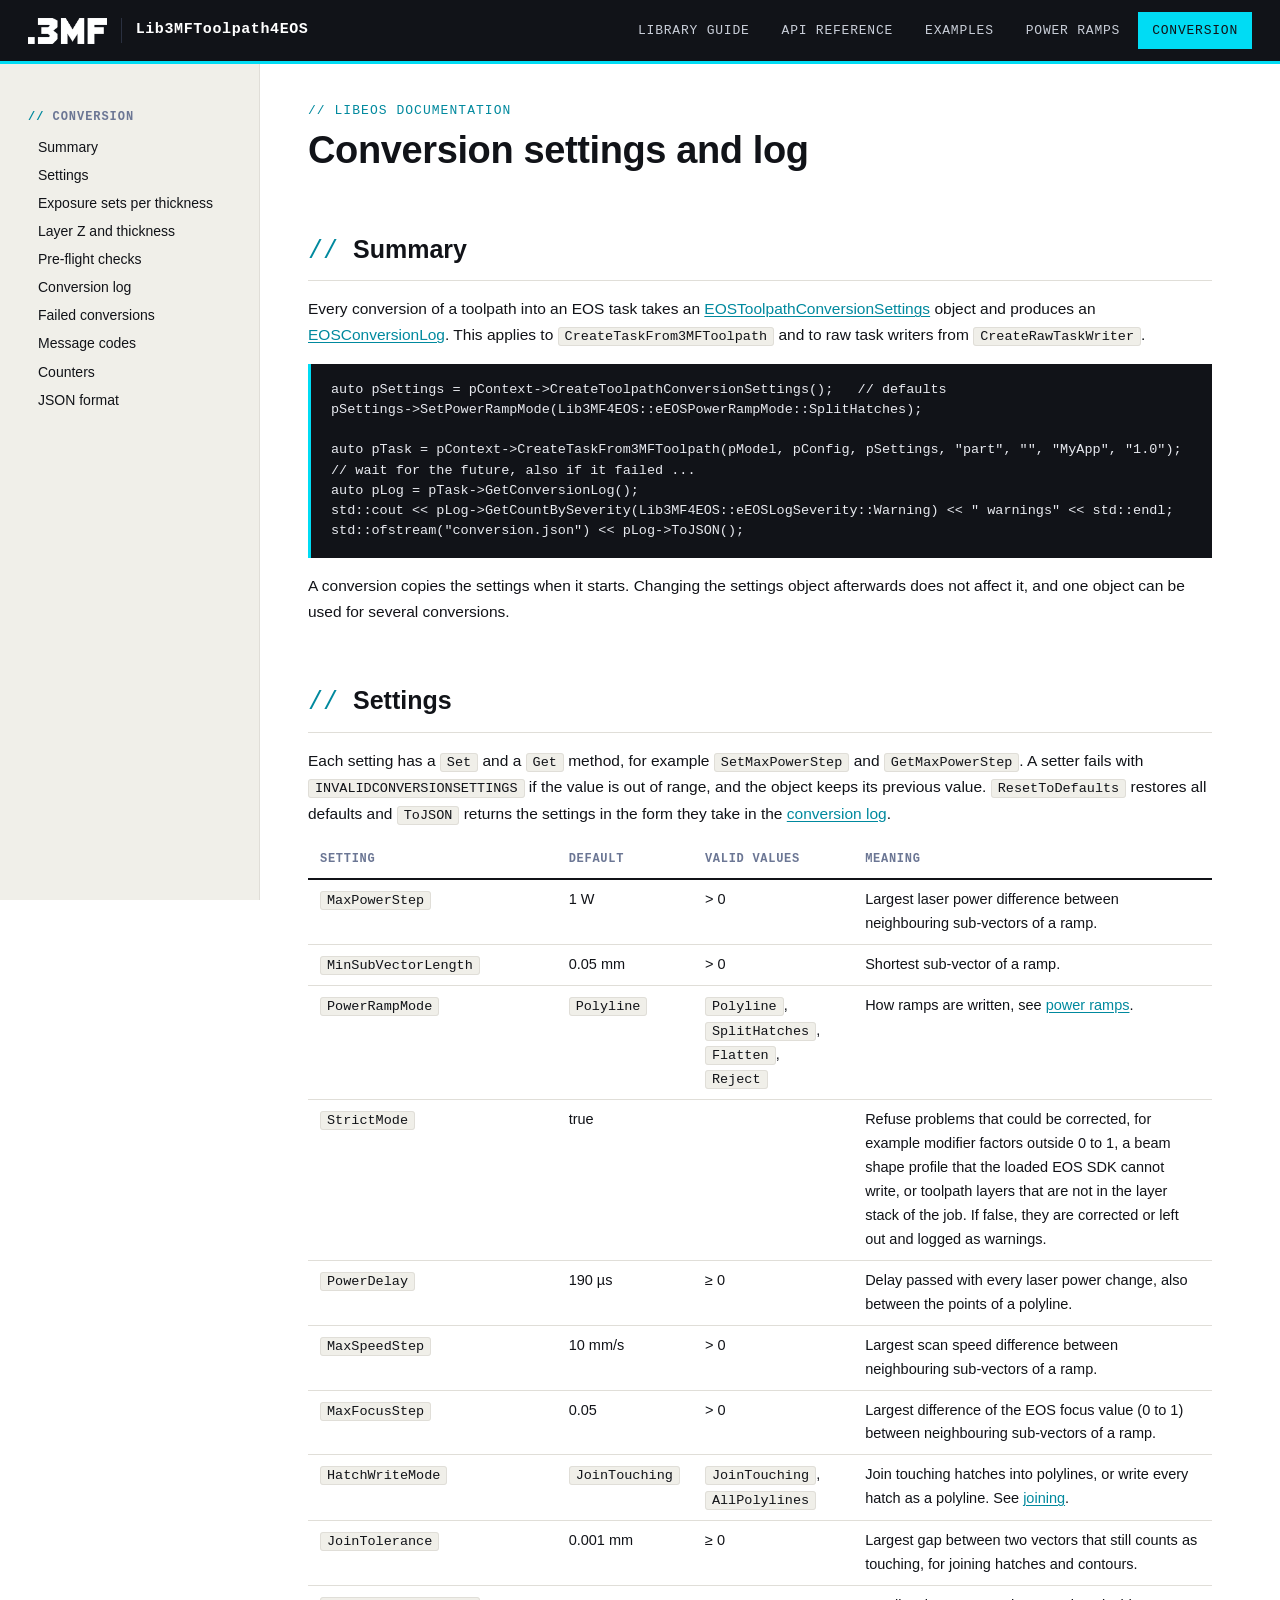
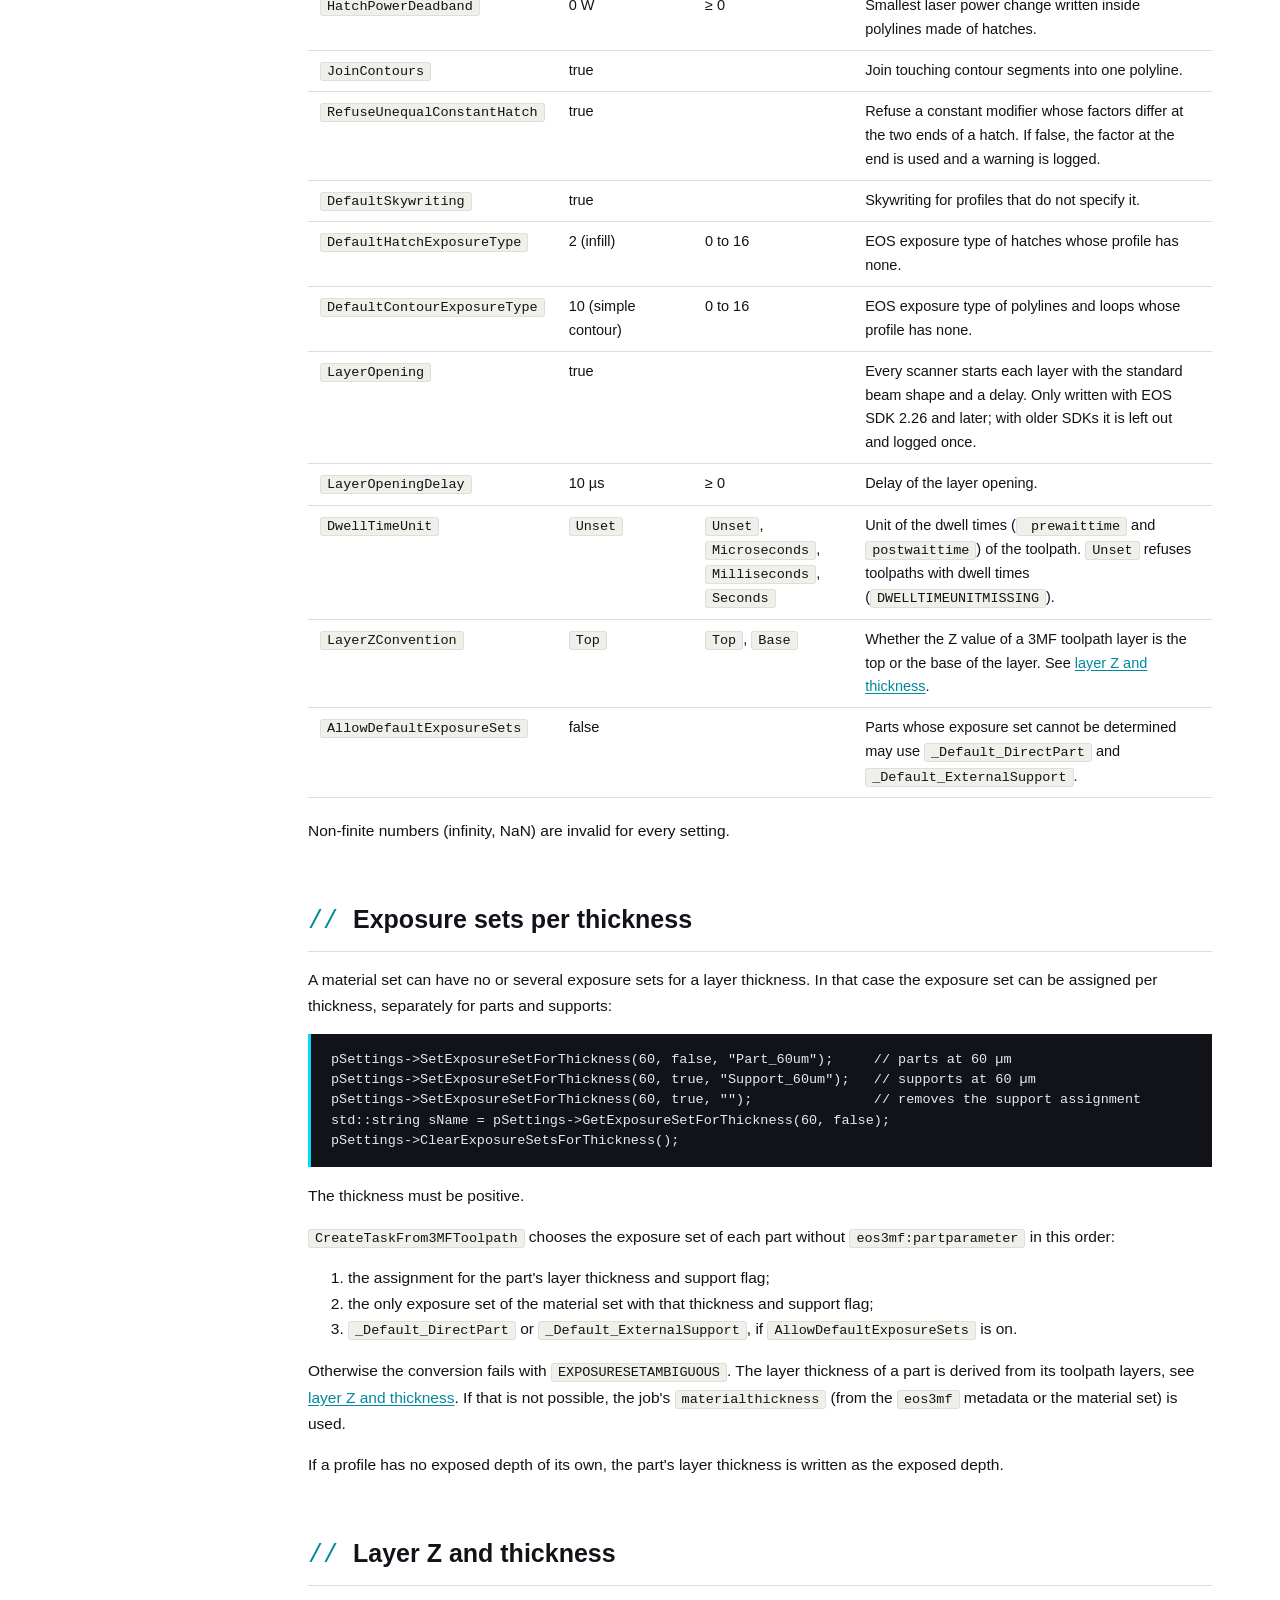
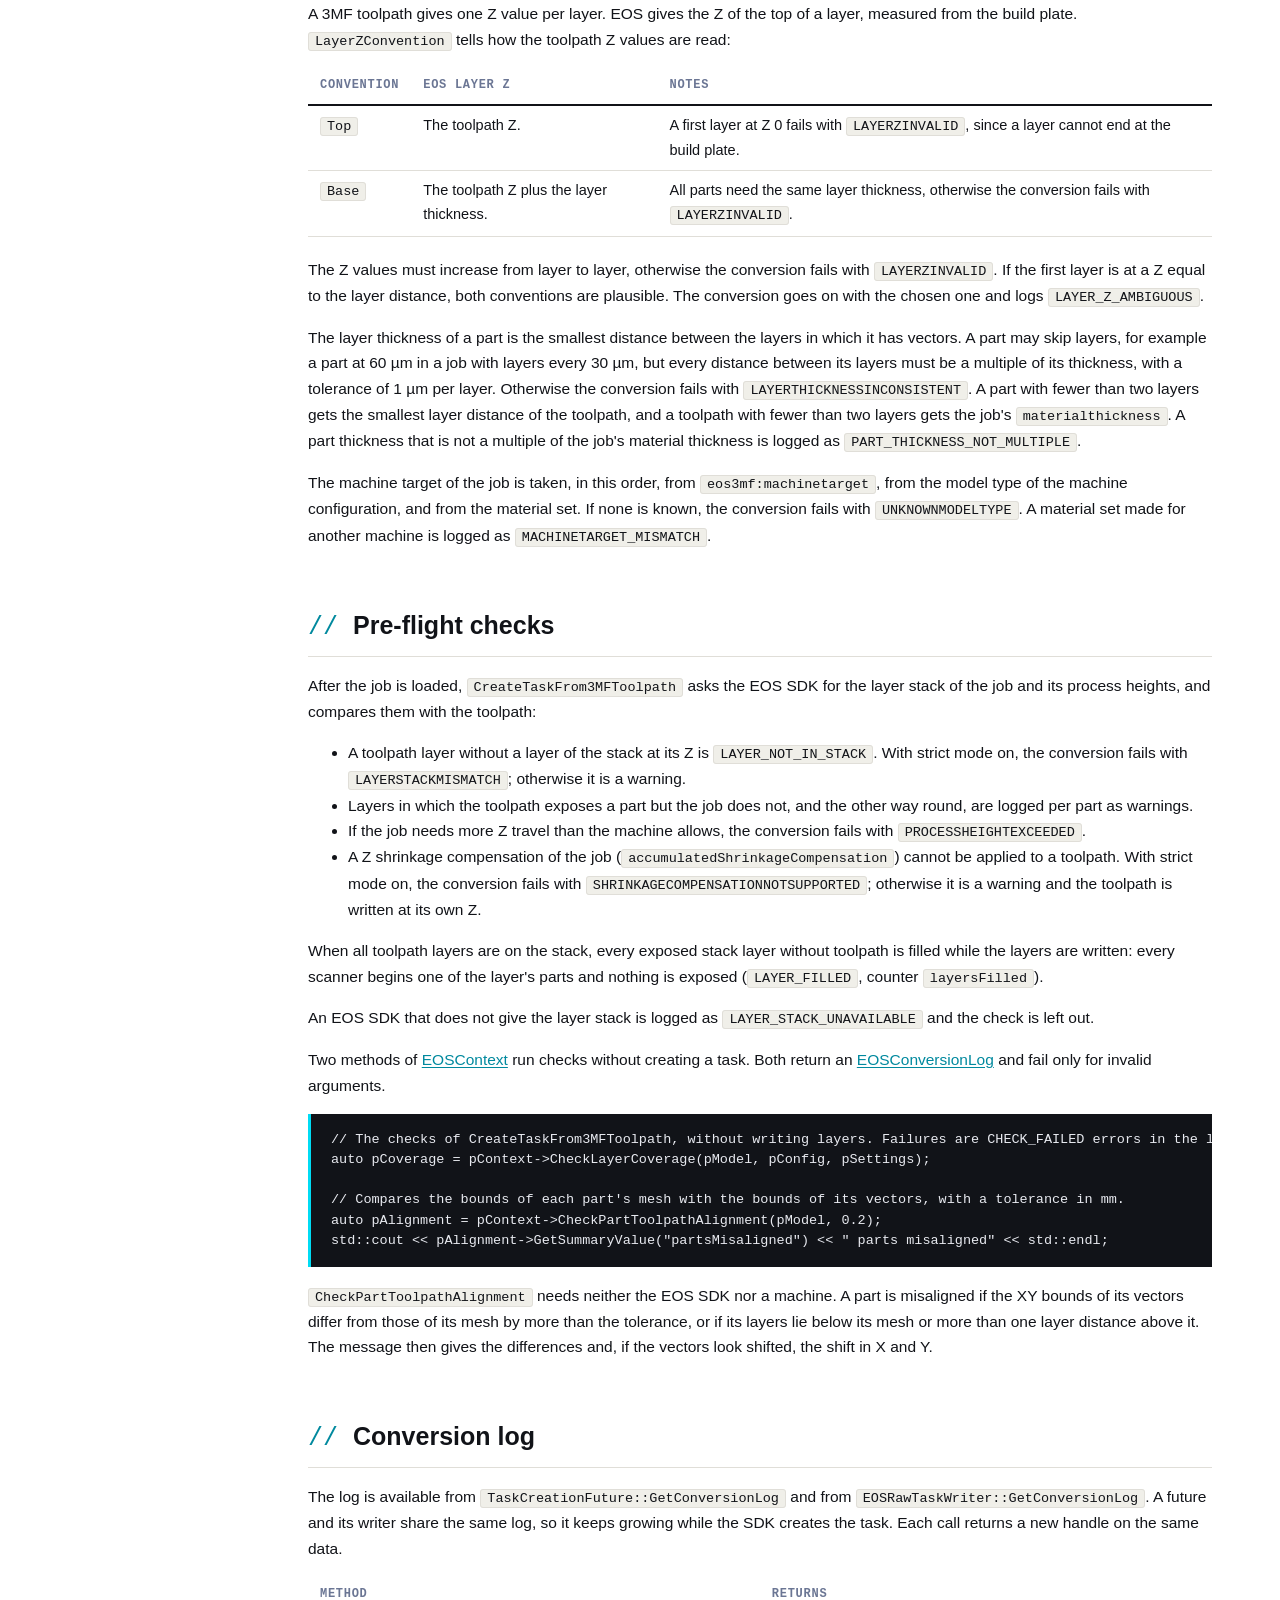
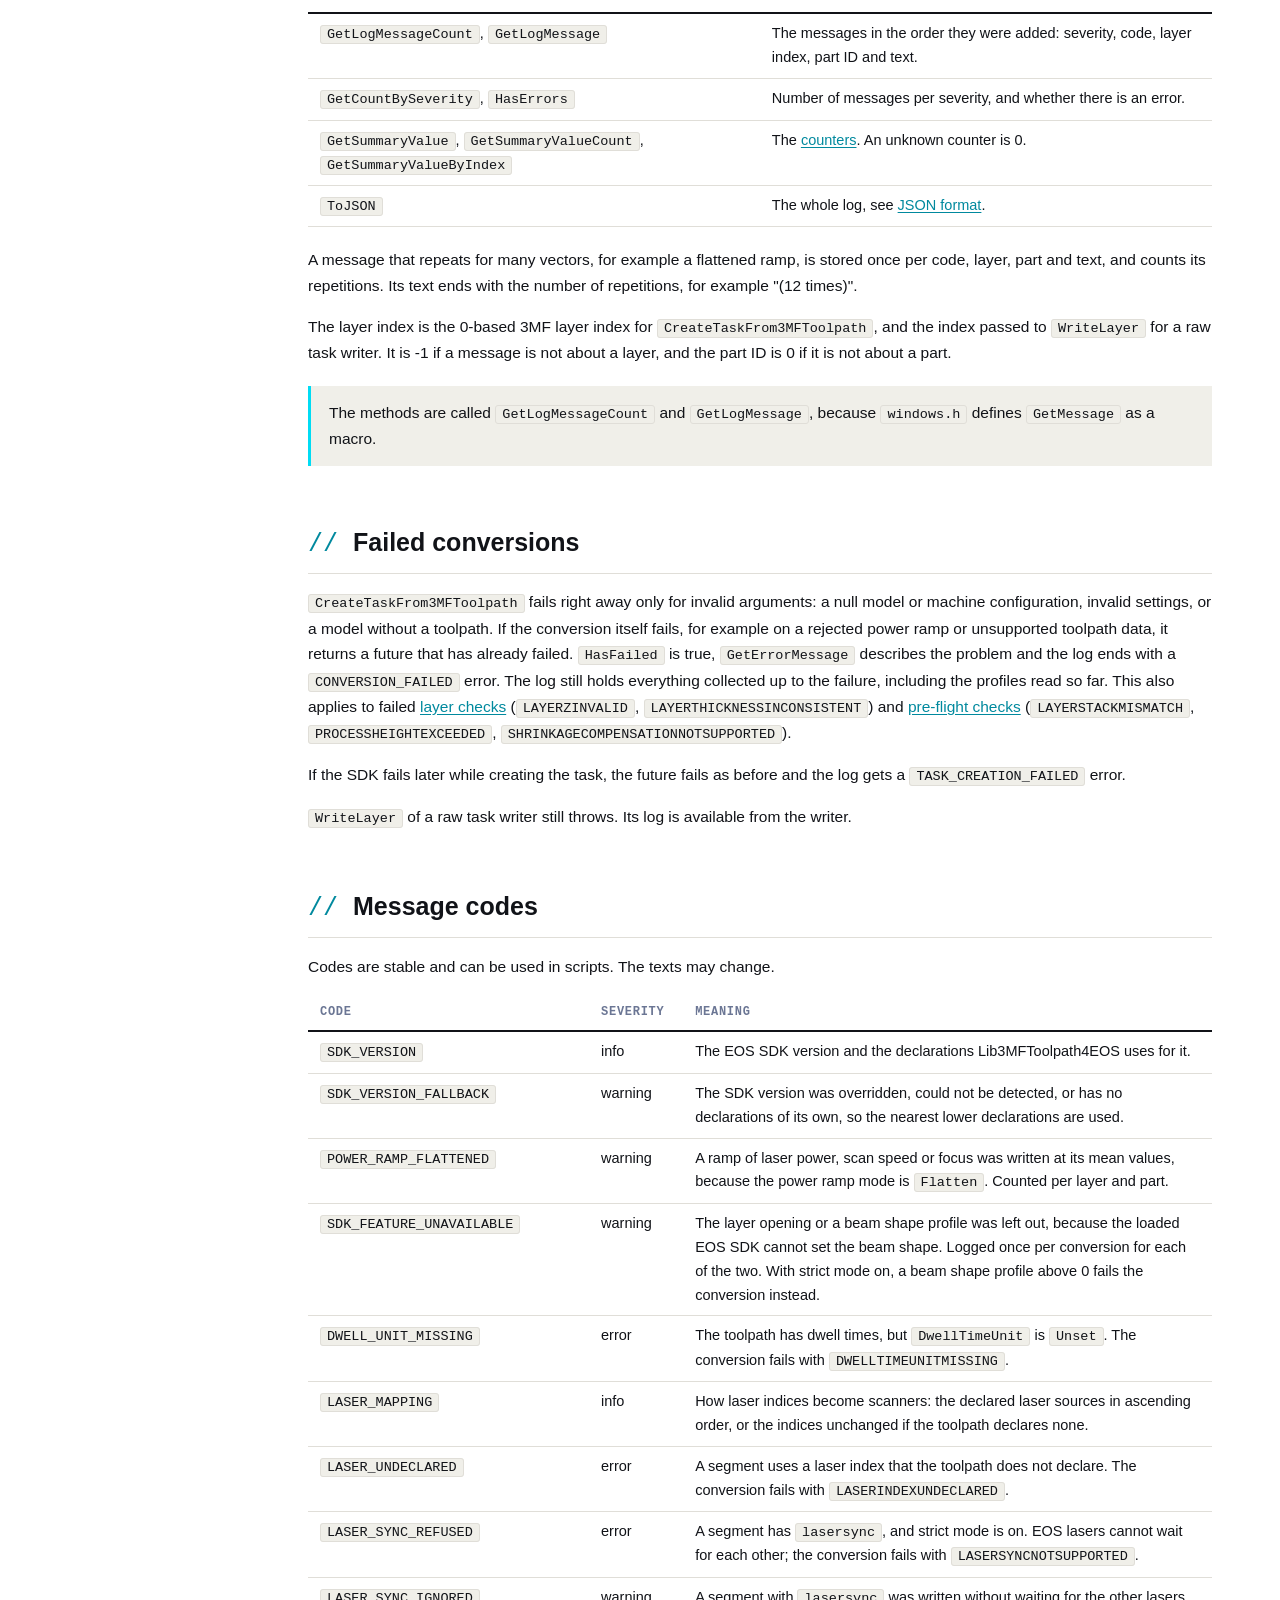
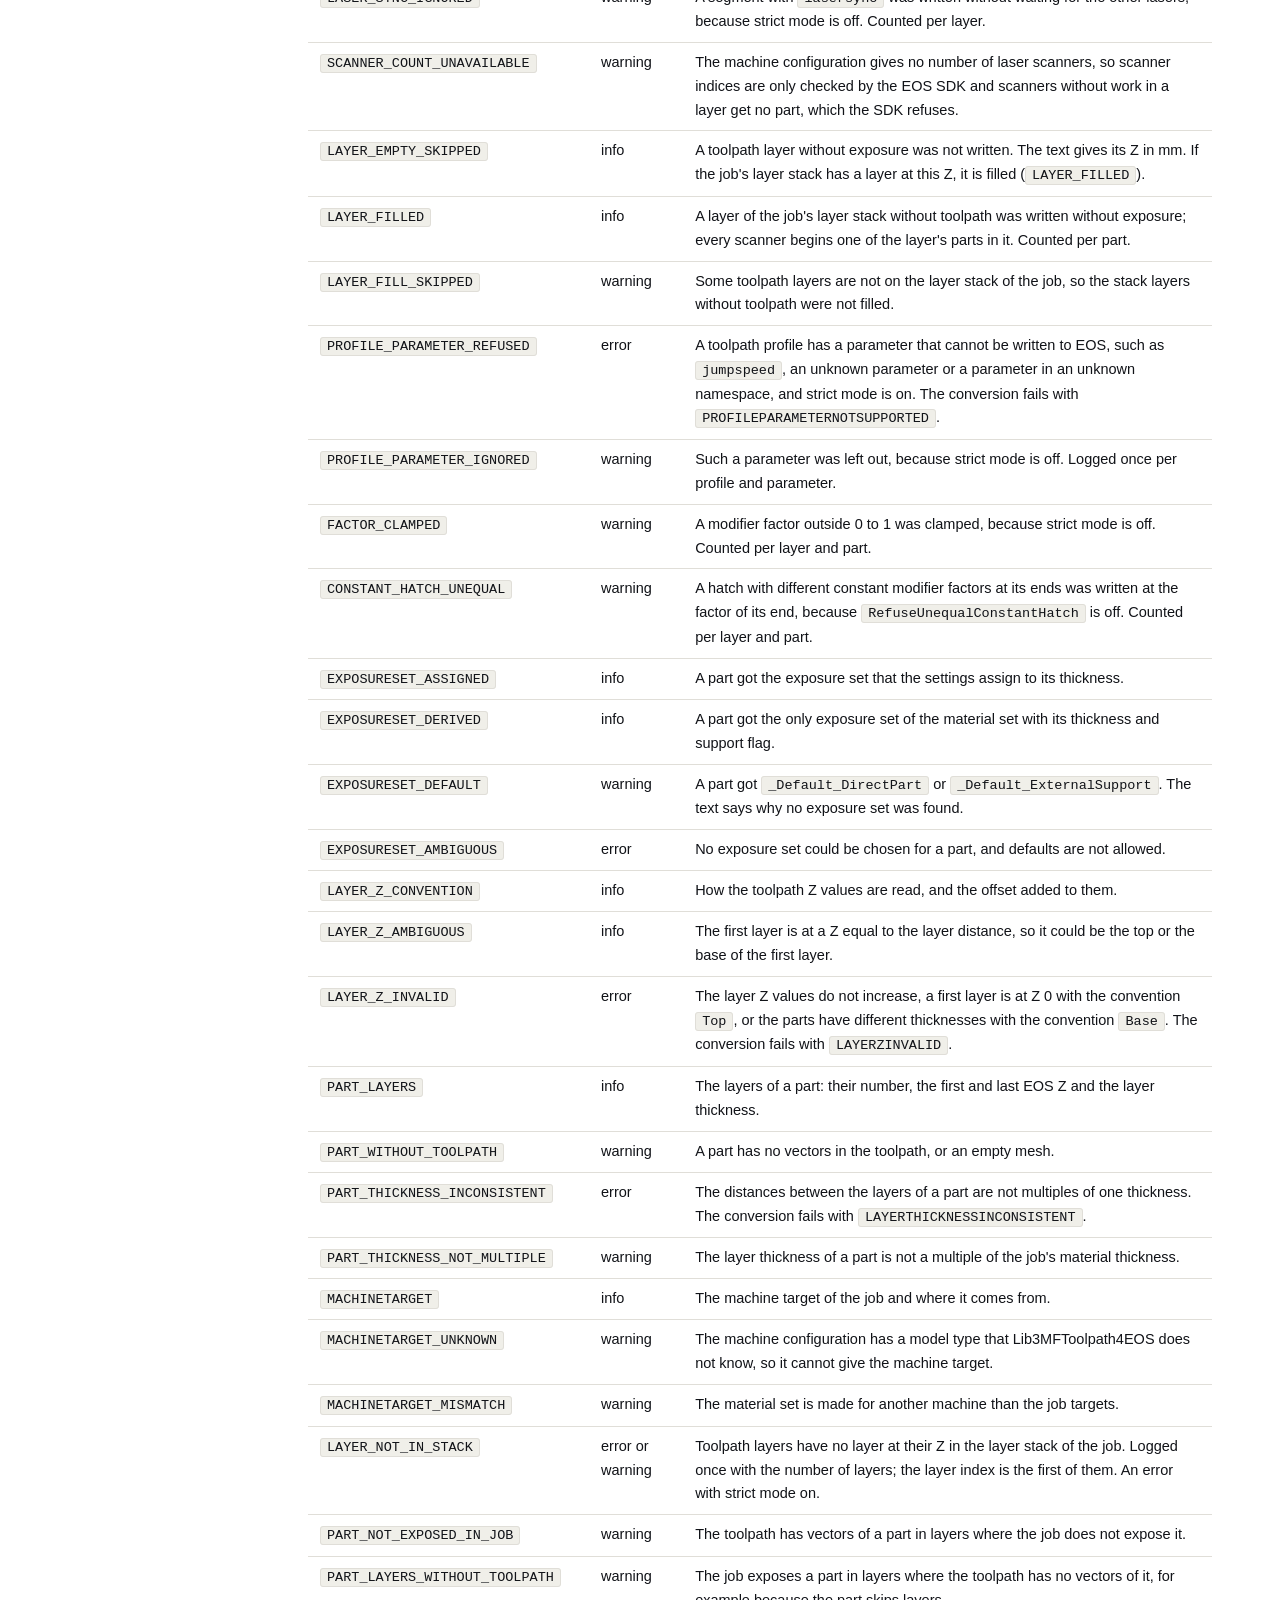
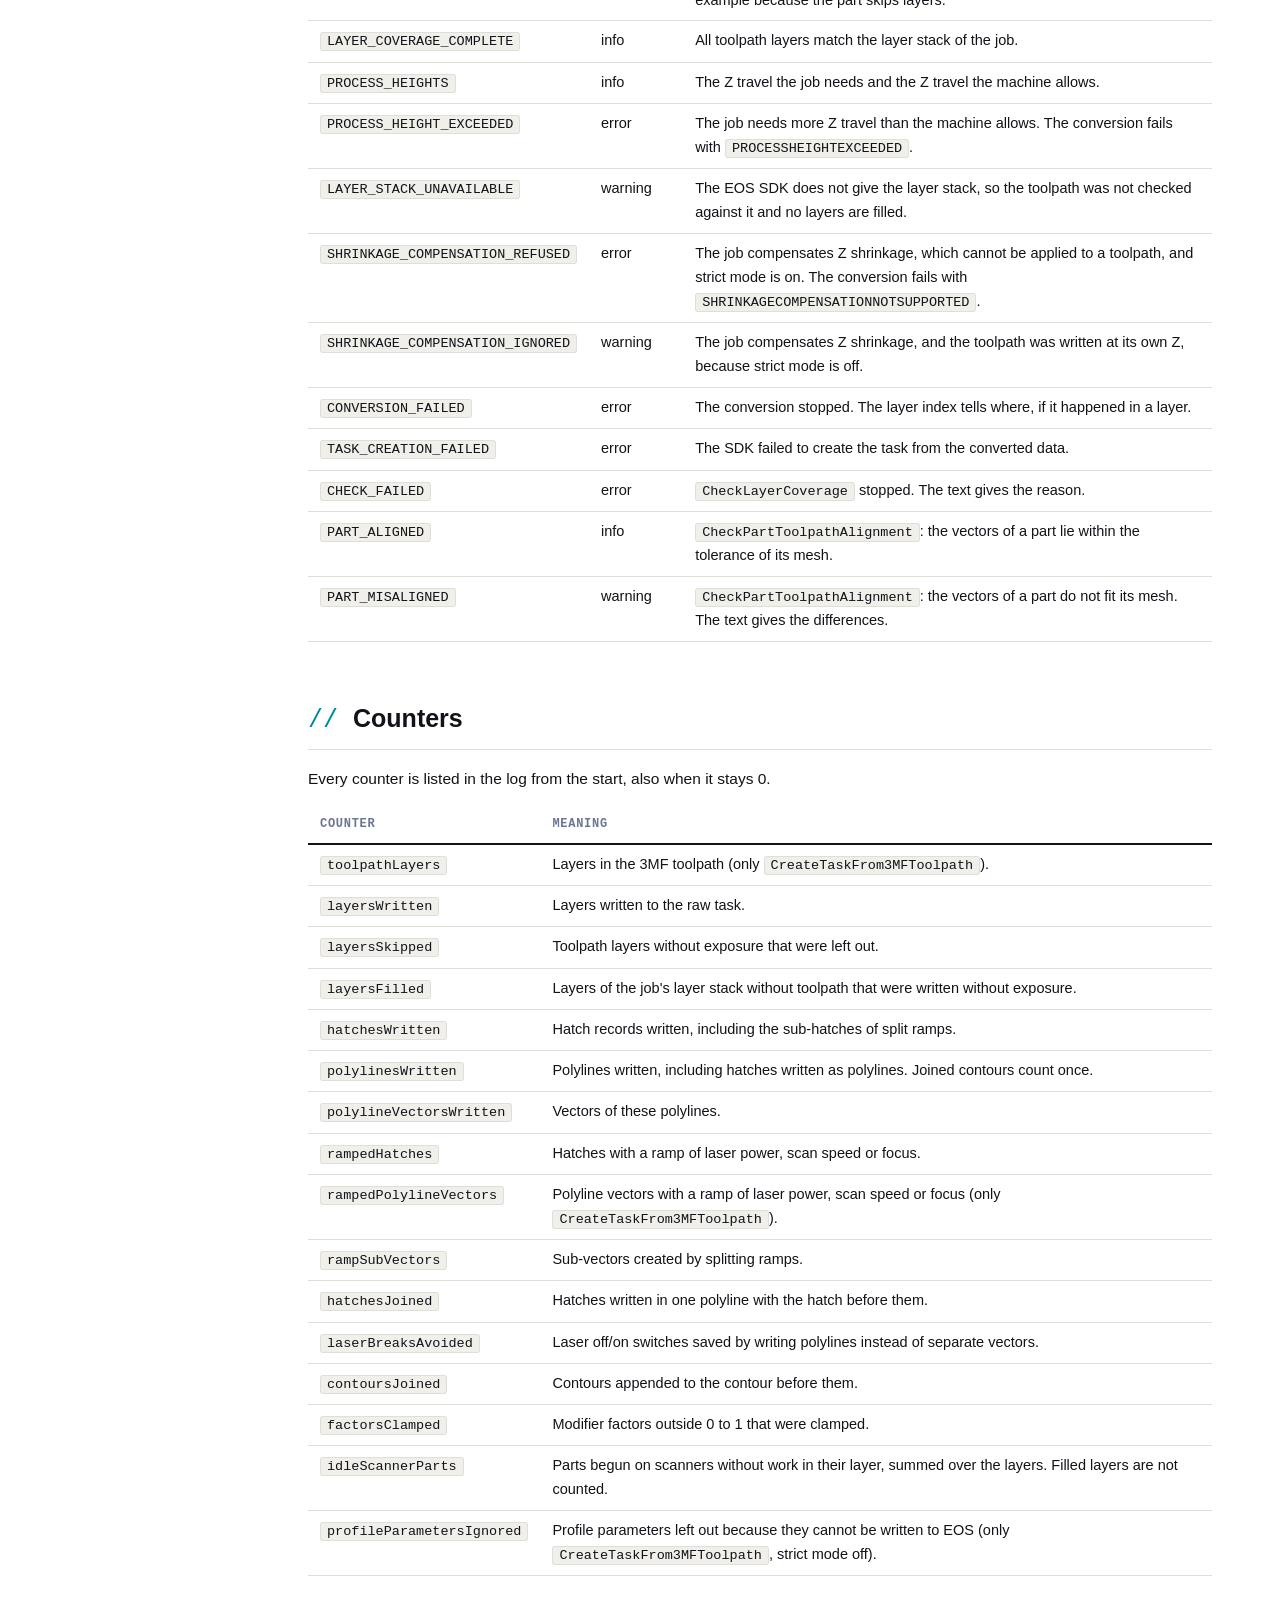
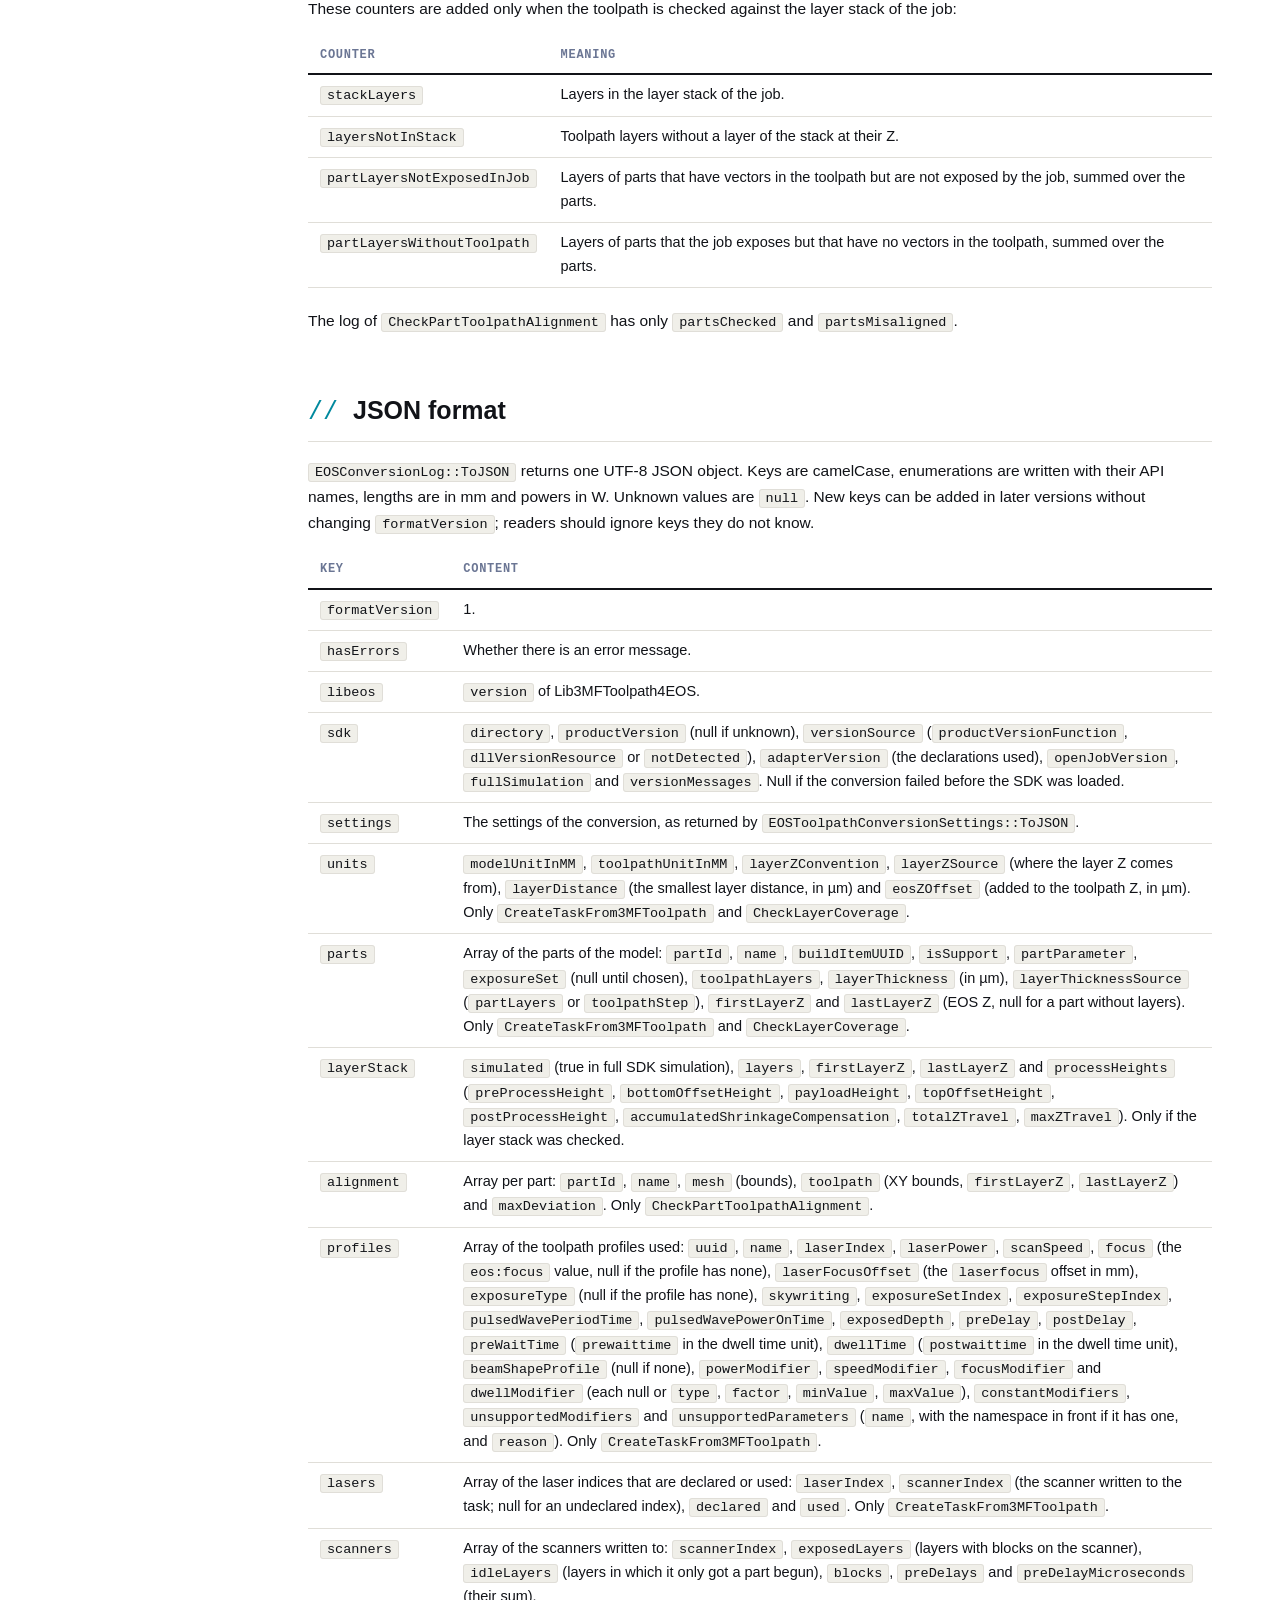
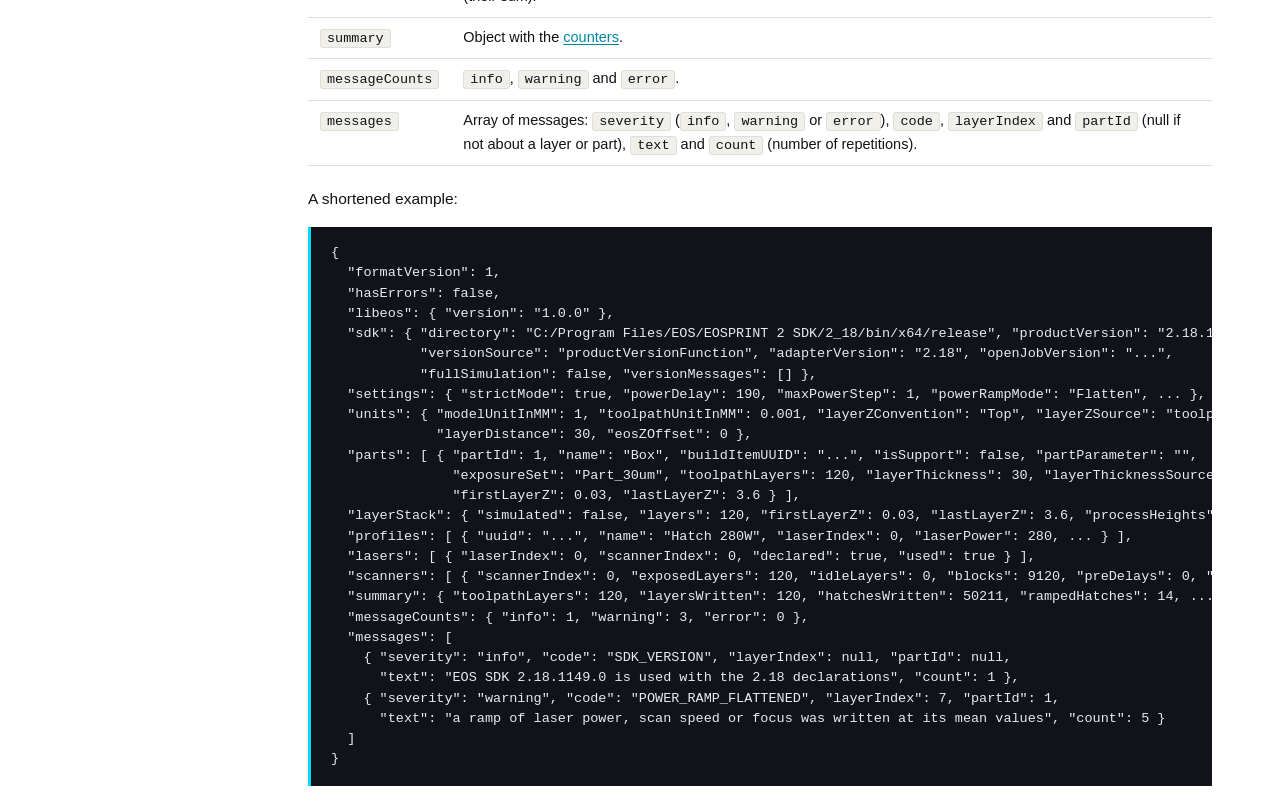
<file: Documentation/conversion.html>
<!DOCTYPE html>
<html lang="en">
<head>
<meta charset="utf-8">
<title>Lib3MFToolpath4EOS conversion settings and log</title>
<link rel="stylesheet" href="style.css">
</head>
<body>
<header class="site"><a class="brand" href="index.html"><img src="images/3mf-logo.png" alt=".3MF"><span>Lib3MFToolpath4EOS</span></a><nav><a href="index.html">Library guide</a><a href="api.html">API reference</a><a href="examples.html">Examples</a><a href="power-ramps.html">Power ramps</a><a href="conversion.html" class="active">Conversion</a></nav></header>
<div class="layout">
<aside class="toc">
<h3>Conversion</h3>
<ul>
<li><a href="#summary">Summary</a></li>
<li><a href="#settings">Settings</a></li>
<li><a href="#exposuresets">Exposure sets per thickness</a></li>
<li><a href="#layers">Layer Z and thickness</a></li>
<li><a href="#checks">Pre-flight checks</a></li>
<li><a href="#log">Conversion log</a></li>
<li><a href="#failures">Failed conversions</a></li>
<li><a href="#codes">Message codes</a></li>
<li><a href="#counters">Counters</a></li>
<li><a href="#json">JSON format</a></li>
</ul>
</aside>
<main>

<h1>Conversion settings and log</h1>

<section id="summary">
<h2>Summary</h2>
<p>Every conversion of a toolpath into an EOS task takes an <a href="api.html#EOSToolpathConversionSettings">EOSToolpathConversionSettings</a>
object and produces an <a href="api.html#EOSConversionLog">EOSConversionLog</a>. This applies to
<code>CreateTaskFrom3MFToolpath</code> and to raw task writers from <code>CreateRawTaskWriter</code>.</p>
<pre><code>auto pSettings = pContext-&gt;CreateToolpathConversionSettings();   // defaults
pSettings-&gt;SetPowerRampMode(Lib3MF4EOS::eEOSPowerRampMode::SplitHatches);

auto pTask = pContext-&gt;CreateTaskFrom3MFToolpath(pModel, pConfig, pSettings, "part", "", "MyApp", "1.0");
// wait for the future, also if it failed ...
auto pLog = pTask-&gt;GetConversionLog();
std::cout &lt;&lt; pLog-&gt;GetCountBySeverity(Lib3MF4EOS::eEOSLogSeverity::Warning) &lt;&lt; " warnings" &lt;&lt; std::endl;
std::ofstream("conversion.json") &lt;&lt; pLog-&gt;ToJSON();</code></pre>
<p>A conversion copies the settings when it starts. Changing the settings object afterwards does not affect it,
and one object can be used for several conversions.</p>
</section>

<section id="settings">
<h2>Settings</h2>
<p>Each setting has a <code>Set</code> and a <code>Get</code> method, for example <code>SetMaxPowerStep</code> and
<code>GetMaxPowerStep</code>. A setter fails with <code>INVALIDCONVERSIONSETTINGS</code> if the value is out of range, and the
object keeps its previous value. <code>ResetToDefaults</code> restores all defaults and <code>ToJSON</code> returns the
settings in the form they take in the <a href="#json">conversion log</a>.</p>
<table>
<tr><th>Setting</th><th>Default</th><th>Valid values</th><th>Meaning</th></tr>
<tr><td><code>MaxPowerStep</code></td><td>1 W</td><td>&gt; 0</td><td>Largest laser power difference between neighbouring sub-vectors of a ramp.</td></tr>
<tr><td><code>MinSubVectorLength</code></td><td>0.05 mm</td><td>&gt; 0</td><td>Shortest sub-vector of a ramp.</td></tr>
<tr><td><code>PowerRampMode</code></td><td><code>Polyline</code></td><td><code>Polyline</code>, <code>SplitHatches</code>, <code>Flatten</code>, <code>Reject</code></td><td>How ramps are written, see <a href="power-ramps.html#eos">power ramps</a>.</td></tr>
<tr><td><code>StrictMode</code></td><td>true</td><td></td><td>Refuse problems that could be corrected, for example modifier factors outside 0 to 1, a beam shape profile that the loaded EOS SDK cannot write, or toolpath layers that are not in the layer stack of the job. If false, they are corrected or left out and logged as warnings.</td></tr>
<tr><td><code>PowerDelay</code></td><td>190 &micro;s</td><td>&ge; 0</td><td>Delay passed with every laser power change, also between the points of a polyline.</td></tr>
<tr><td><code>MaxSpeedStep</code></td><td>10 mm/s</td><td>&gt; 0</td><td>Largest scan speed difference between neighbouring sub-vectors of a ramp.</td></tr>
<tr><td><code>MaxFocusStep</code></td><td>0.05</td><td>&gt; 0</td><td>Largest difference of the EOS focus value (0 to 1) between neighbouring sub-vectors of a ramp.</td></tr>
<tr><td><code>HatchWriteMode</code></td><td><code>JoinTouching</code></td><td><code>JoinTouching</code>, <code>AllPolylines</code></td><td>Join touching hatches into polylines, or write every hatch as a polyline. See <a href="power-ramps.html#joining">joining</a>.</td></tr>
<tr><td><code>JoinTolerance</code></td><td>0.001 mm</td><td>&ge; 0</td><td>Largest gap between two vectors that still counts as touching, for joining hatches and contours.</td></tr>
<tr><td><code>HatchPowerDeadband</code></td><td>0 W</td><td>&ge; 0</td><td>Smallest laser power change written inside polylines made of hatches.</td></tr>
<tr><td><code>JoinContours</code></td><td>true</td><td></td><td>Join touching contour segments into one polyline.</td></tr>
<tr><td><code>RefuseUnequalConstantHatch</code></td><td>true</td><td></td><td>Refuse a constant modifier whose factors differ at the two ends of a hatch. If false, the factor at the end is used and a warning is logged.</td></tr>
<tr><td><code>DefaultSkywriting</code></td><td>true</td><td></td><td>Skywriting for profiles that do not specify it.</td></tr>
<tr><td><code>DefaultHatchExposureType</code></td><td>2 (infill)</td><td>0 to 16</td><td>EOS exposure type of hatches whose profile has none.</td></tr>
<tr><td><code>DefaultContourExposureType</code></td><td>10 (simple contour)</td><td>0 to 16</td><td>EOS exposure type of polylines and loops whose profile has none.</td></tr>
<tr><td><code>LayerOpening</code></td><td>true</td><td></td><td>Every scanner starts each layer with the standard beam shape and a delay. Only written with EOS SDK 2.26 and later; with older SDKs it is left out and logged once.</td></tr>
<tr><td><code>LayerOpeningDelay</code></td><td>10 &micro;s</td><td>&ge; 0</td><td>Delay of the layer opening.</td></tr>
<tr><td><code>DwellTimeUnit</code></td><td><code>Unset</code></td><td><code>Unset</code>, <code>Microseconds</code>, <code>Milliseconds</code>, <code>Seconds</code></td><td>Unit of the dwell times (<code>
prewaittime</code> and <code>postwaittime</code>) of the toolpath. <code>Unset</code> refuses toolpaths with dwell times (<code>DWELLTIMEUNITMISSING</code>).</td></tr>
<tr><td><code>LayerZConvention</code></td><td><code>Top</code></td><td><code>Top</code>, <code>Base</code></td><td>Whether the Z value of a 3MF toolpath layer is the top or the base of the layer. See <a href="#layers">layer Z and thickness</a>.</td></tr>
<tr><td><code>AllowDefaultExposureSets</code></td><td>false</td><td></td><td>Parts whose exposure set cannot be determined may use <code>_Default_DirectPart</code> and <code>_Default_ExternalSupport</code>.</td></tr>
</table>
<p>Non-finite numbers (infinity, NaN) are invalid for every setting.</p>
</section>

<section id="exposuresets">
<h2>Exposure sets per thickness</h2>
<p>A material set can have no or several exposure sets for a layer thickness. In that case the exposure set can be
assigned per thickness, separately for parts and supports:</p>
<pre><code>pSettings-&gt;SetExposureSetForThickness(60, false, "Part_60um");     // parts at 60 &micro;m
pSettings-&gt;SetExposureSetForThickness(60, true, "Support_60um");   // supports at 60 &micro;m
pSettings-&gt;SetExposureSetForThickness(60, true, "");               // removes the support assignment
std::string sName = pSettings-&gt;GetExposureSetForThickness(60, false);
pSettings-&gt;ClearExposureSetsForThickness();</code></pre>
<p>The thickness must be positive.</p>
<p><code>CreateTaskFrom3MFToolpath</code> chooses the exposure set of each part without <code>eos3mf:partparameter</code>
in this order:</p>
<ol>
<li>the assignment for the part's layer thickness and support flag;</li>
<li>the only exposure set of the material set with that thickness and support flag;</li>
<li><code>_Default_DirectPart</code> or <code>_Default_ExternalSupport</code>, if <code>AllowDefaultExposureSets</code> is on.</li>
</ol>
<p>Otherwise the conversion fails with <code>EXPOSURESETAMBIGUOUS</code>. The layer thickness of a part is derived from its
toolpath layers, see <a href="#layers">layer Z and thickness</a>. If that is not possible, the job's
<code>materialthickness</code> (from the <code>eos3mf</code> metadata or the material set) is used.</p>
<p>If a profile has no exposed depth of its own, the part's layer thickness is written as the exposed depth.</p>
</section>

<section id="layers">
<h2>Layer Z and thickness</h2>
<p>A 3MF toolpath gives one Z value per layer. EOS gives the Z of the top of a layer, measured from the build plate.
<code>LayerZConvention</code> tells how the toolpath Z values are read:</p>
<table>
<tr><th>Convention</th><th>EOS layer Z</th><th>Notes</th></tr>
<tr><td><code>Top</code></td><td>The toolpath Z.</td><td>A first layer at Z 0 fails with <code>LAYERZINVALID</code>, since a layer cannot end at the build plate.</td></tr>
<tr><td><code>Base</code></td><td>The toolpath Z plus the layer thickness.</td><td>All parts need the same layer thickness, otherwise the conversion fails with <code>LAYERZINVALID</code>.</td></tr>
</table>
<p>The Z values must increase from layer to layer, otherwise the conversion fails with <code>LAYERZINVALID</code>.
If the first layer is at a Z equal to the layer distance, both conventions are plausible. The conversion goes on with the
chosen one and logs <code>LAYER_Z_AMBIGUOUS</code>.</p>
<p>The layer thickness of a part is the smallest distance between the layers in which it has vectors. A part may skip layers,
for example a part at 60 &micro;m in a job with layers every 30 &micro;m, but every distance between its layers must be a multiple
of its thickness, with a tolerance of 1 &micro;m per layer. Otherwise the conversion fails with
<code>LAYERTHICKNESSINCONSISTENT</code>. A part with fewer than two layers gets the smallest layer distance of the toolpath, and a
toolpath with fewer than two layers gets the job's <code>materialthickness</code>. A part thickness that is not a multiple of the
job's material thickness is logged as <code>PART_THICKNESS_NOT_MULTIPLE</code>.</p>
<p>The machine target of the job is taken, in this order, from <code>eos3mf:machinetarget</code>, from the model type of the
machine configuration, and from the material set. If none is known, the conversion fails with <code>UNKNOWNMODELTYPE</code>.
A material set made for another machine is logged as <code>MACHINETARGET_MISMATCH</code>.</p>
</section>

<section id="checks">
<h2>Pre-flight checks</h2>
<p>After the job is loaded, <code>CreateTaskFrom3MFToolpath</code> asks the EOS SDK for the layer stack of the job and its process heights,
and compares them with the toolpath:</p>
<ul>
<li>A toolpath layer without a layer of the stack at its Z is <code>LAYER_NOT_IN_STACK</code>. With strict mode on, the conversion fails with
<code>LAYERSTACKMISMATCH</code>; otherwise it is a warning.</li>
<li>Layers in which the toolpath exposes a part but the job does not, and the other way round, are logged per part as warnings.</li>
<li>If the job needs more Z travel than the machine allows, the conversion fails with <code>PROCESSHEIGHTEXCEEDED</code>.</li>
<li>A Z shrinkage compensation of the job (<code>accumulatedShrinkageCompensation</code>) cannot be applied to a toolpath. With strict
mode on, the conversion fails with <code>SHRINKAGECOMPENSATIONNOTSUPPORTED</code>; otherwise it is a warning and the toolpath is
written at its own Z.</li>
</ul>
<p>When all toolpath layers are on the stack, every exposed stack layer without toolpath is filled while the layers are written:
every scanner begins one of the layer's parts and nothing is exposed (<code>LAYER_FILLED</code>, counter <code>layersFilled</code>).</p>
<p>An EOS SDK that does not give the layer stack is logged as <code>LAYER_STACK_UNAVAILABLE</code> and the check is left out.</p>
<p>Two methods of <a href="api.html#EOSContext">EOSContext</a> run checks without creating a task. Both return an
<a href="api.html#EOSConversionLog">EOSConversionLog</a> and fail only for invalid arguments.</p>
<pre><code>// The checks of CreateTaskFrom3MFToolpath, without writing layers. Failures are CHECK_FAILED errors in the log.
auto pCoverage = pContext-&gt;CheckLayerCoverage(pModel, pConfig, pSettings);

// Compares the bounds of each part's mesh with the bounds of its vectors, with a tolerance in mm.
auto pAlignment = pContext-&gt;CheckPartToolpathAlignment(pModel, 0.2);
std::cout &lt;&lt; pAlignment-&gt;GetSummaryValue("partsMisaligned") &lt;&lt; " parts misaligned" &lt;&lt; std::endl;</code></pre>
<p><code>CheckPartToolpathAlignment</code> needs neither the EOS SDK nor a machine. A part is misaligned if the XY bounds of its
vectors differ from those of its mesh by more than the tolerance, or if its layers lie below its mesh or more than one layer
distance above it. The message then gives the differences and, if the vectors look shifted, the shift in X and Y.</p>
</section>

<section id="log">
<h2>Conversion log</h2>
<p>The log is available from <code>TaskCreationFuture::GetConversionLog</code> and from
<code>EOSRawTaskWriter::GetConversionLog</code>. A future and its writer share the same log, so it keeps growing while the
SDK creates the task. Each call returns a new handle on the same data.</p>
<table>
<tr><th>Method</th><th>Returns</th></tr>
<tr><td><code>GetLogMessageCount</code>, <code>GetLogMessage</code></td><td>The messages in the order they were added: severity, code, layer index, part ID and text.</td></tr>
<tr><td><code>GetCountBySeverity</code>, <code>HasErrors</code></td><td>Number of messages per severity, and whether there is an error.</td></tr>
<tr><td><code>GetSummaryValue</code>, <code>GetSummaryValueCount</code>, <code>GetSummaryValueByIndex</code></td><td>The <a href="#counters">counters</a>. An unknown counter is 0.</td></tr>
<tr><td><code>ToJSON</code></td><td>The whole log, see <a href="#json">JSON format</a>.</td></tr>
</table>
<p>A message that repeats for many vectors, for example a flattened ramp, is stored once per code, layer, part and text,
and counts its repetitions. Its text ends with the number of repetitions, for example "(12 times)".</p>
<p>The layer index is the 0-based 3MF layer index for <code>CreateTaskFrom3MFToolpath</code>, and the index passed to
<code>WriteLayer</code> for a raw task writer. It is -1 if a message is not about a layer, and the part ID is 0 if it is
not about a part.</p>
<div class="note">The methods are called <code>GetLogMessageCount</code> and <code>GetLogMessage</code>, because
<code>windows.h</code> defines <code>GetMessage</code> as a macro.</div>
</section>

<section id="failures">
<h2>Failed conversions</h2>
<p><code>CreateTaskFrom3MFToolpath</code> fails right away only for invalid arguments: a null model or machine
configuration, invalid settings, or a model without a toolpath. If the conversion itself fails, for example on a
rejected power ramp or unsupported toolpath data, it returns a future that has already failed.
<code>HasFailed</code> is true, <code>GetErrorMessage</code> describes the problem and the log ends with a
<code>CONVERSION_FAILED</code> error. The log still holds everything collected up to the failure, including the profiles read so far.
This also applies to failed <a href="#layers">layer checks</a> (<code>LAYERZINVALID</code>, <code>LAYERTHICKNESSINCONSISTENT</code>)
and <a href="#checks">pre-flight checks</a> (<code>LAYERSTACKMISMATCH</code>, <code>PROCESSHEIGHTEXCEEDED</code>,
<code>SHRINKAGECOMPENSATIONNOTSUPPORTED</code>).</p>
<p>If the SDK fails later while creating the task, the future fails as before and the log gets a
<code>TASK_CREATION_FAILED</code> error.</p>
<p><code>WriteLayer</code> of a raw task writer still throws. Its log is available from the writer.</p>
</section>

<section id="codes">
<h2>Message codes</h2>
<p>Codes are stable and can be used in scripts. The texts may change.</p>
<table>
<tr><th>Code</th><th>Severity</th><th>Meaning</th></tr>
<tr><td><code>SDK_VERSION</code></td><td>info</td><td>The EOS SDK version and the declarations Lib3MFToolpath4EOS uses for it.</td></tr>
<tr><td><code>SDK_VERSION_FALLBACK</code></td><td>warning</td><td>The SDK version was overridden, could not be detected, or has no declarations of its own, so the nearest lower declarations are used.</td></tr>
<tr><td><code>POWER_RAMP_FLATTENED</code></td><td>warning</td><td>A ramp of laser power, scan speed or focus was written at its mean values, because the power ramp mode is <code>Flatten</code>. Counted per layer and part.</td></tr>
<tr><td><code>SDK_FEATURE_UNAVAILABLE</code></td><td>warning</td><td>The layer opening or a beam shape profile was left out, because the loaded EOS SDK cannot set the beam shape. Logged once per conversion for each of the two. With strict mode on, a beam shape profile above 0 fails the conversion instead.</td></tr>
<tr><td><code>DWELL_UNIT_MISSING</code></td><td>error</td><td>The toolpath has dwell times, but <code>DwellTimeUnit</code> is <code>Unset</code>. The conversion fails with <code>DWELLTIMEUNITMISSING</code>.</td></tr>
<tr><td><code>LASER_MAPPING</code></td><td>info</td><td>How laser indices become scanners: the declared laser sources in ascending order, or the indices unchanged if the toolpath declares none.</td></tr>
<tr><td><code>LASER_UNDECLARED</code></td><td>error</td><td>A segment uses a laser index that the toolpath does not declare. The conversion fails with <code>LASERINDEXUNDECLARED</code>.</td></tr>
<tr><td><code>LASER_SYNC_REFUSED</code></td><td>error</td><td>A segment has <code>lasersync</code>, and strict mode is on. EOS lasers cannot wait for each other; the conversion fails with <code>LASERSYNCNOTSUPPORTED</code>.</td></tr>
<tr><td><code>LASER_SYNC_IGNORED</code></td><td>warning</td><td>A segment with <code>lasersync</code> was written without waiting for the other lasers, because strict mode is off. Counted per layer.</td></tr>
<tr><td><code>SCANNER_COUNT_UNAVAILABLE</code></td><td>warning</td><td>The machine configuration gives no number of laser scanners, so scanner indices are only checked by the EOS SDK and scanners without work in a layer get no part, which the SDK refuses.</td></tr>
<tr><td><code>LAYER_EMPTY_SKIPPED</code></td><td>info</td><td>A toolpath layer without exposure was not written. The text gives its Z in mm. If the job's layer stack has a layer at this Z, it is filled (<code>LAYER_FILLED</code>).</td></tr>
<tr><td><code>LAYER_FILLED</code></td><td>info</td><td>A layer of the job's layer stack without toolpath was written without exposure; every scanner begins one of the layer's parts in it. Counted per part.</td></tr>
<tr><td><code>LAYER_FILL_SKIPPED</code></td><td>warning</td><td>Some toolpath layers are not on the layer stack of the job, so the stack layers without toolpath were not filled.</td></tr>
<tr><td><code>PROFILE_PARAMETER_REFUSED</code></td><td>error</td><td>A toolpath profile has a parameter that cannot be written to EOS, such as <code>jumpspeed</code>, an unknown parameter or a parameter in an unknown namespace, and strict mode is on. The conversion fails with <code>PROFILEPARAMETERNOTSUPPORTED</code>.</td></tr>
<tr><td><code>PROFILE_PARAMETER_IGNORED</code></td><td>warning</td><td>Such a parameter was left out, because strict mode is off. Logged once per profile and parameter.</td></tr>
<tr><td><code>FACTOR_CLAMPED</code></td><td>warning</td><td>A modifier factor outside 0 to 1 was clamped, because strict mode is off. Counted per layer and part.</td></tr>
<tr><td><code>CONSTANT_HATCH_UNEQUAL</code></td><td>warning</td><td>A hatch with different constant modifier factors at its ends was written at the factor of its end, because <code>RefuseUnequalConstantHatch</code> is off. Counted per layer and part.</td></tr>
<tr><td><code>EXPOSURESET_ASSIGNED</code></td><td>info</td><td>A part got the exposure set that the settings assign to its thickness.</td></tr>
<tr><td><code>EXPOSURESET_DERIVED</code></td><td>info</td><td>A part got the only exposure set of the material set with its thickness and support flag.</td></tr>
<tr><td><code>EXPOSURESET_DEFAULT</code></td><td>warning</td><td>A part got <code>_Default_DirectPart</code> or <code>_Default_ExternalSupport</code>. The text says why no exposure set was found.</td></tr>
<tr><td><code>EXPOSURESET_AMBIGUOUS</code></td><td>error</td><td>No exposure set could be chosen for a part, and defaults are not allowed.</td></tr>
<tr><td><code>LAYER_Z_CONVENTION</code></td><td>info</td><td>How the toolpath Z values are read, and the offset added to them.</td></tr>
<tr><td><code>LAYER_Z_AMBIGUOUS</code></td><td>info</td><td>The first layer is at a Z equal to the layer distance, so it could be the top or the base of the first layer.</td></tr>
<tr><td><code>LAYER_Z_INVALID</code></td><td>error</td><td>The layer Z values do not increase, a first layer is at Z 0 with the convention <code>Top</code>, or the parts have different thicknesses with the convention <code>Base</code>. The conversion fails with <code>LAYERZINVALID</code>.</td></tr>
<tr><td><code>PART_LAYERS</code></td><td>info</td><td>The layers of a part: their number, the first and last EOS Z and the layer thickness.</td></tr>
<tr><td><code>PART_WITHOUT_TOOLPATH</code></td><td>warning</td><td>A part has no vectors in the toolpath, or an empty mesh.</td></tr>
<tr><td><code>PART_THICKNESS_INCONSISTENT</code></td><td>error</td><td>The distances between the layers of a part are not multiples of one thickness. The conversion fails with <code>LAYERTHICKNESSINCONSISTENT</code>.</td></tr>
<tr><td><code>PART_THICKNESS_NOT_MULTIPLE</code></td><td>warning</td><td>The layer thickness of a part is not a multiple of the job's material thickness.</td></tr>
<tr><td><code>MACHINETARGET</code></td><td>info</td><td>The machine target of the job and where it comes from.</td></tr>
<tr><td><code>MACHINETARGET_UNKNOWN</code></td><td>warning</td><td>The machine configuration has a model type that Lib3MFToolpath4EOS does not know, so it cannot give the machine target.</td></tr>
<tr><td><code>MACHINETARGET_MISMATCH</code></td><td>warning</td><td>The material set is made for another machine than the job targets.</td></tr>
<tr><td><code>LAYER_NOT_IN_STACK</code></td><td>error or warning</td><td>Toolpath layers have no layer at their Z in the layer stack of the job. Logged once with the number of layers; the layer index is the first of them. An error with strict mode on.</td></tr>
<tr><td><code>PART_NOT_EXPOSED_IN_JOB</code></td><td>warning</td><td>The toolpath has vectors of a part in layers where the job does not expose it.</td></tr>
<tr><td><code>PART_LAYERS_WITHOUT_TOOLPATH</code></td><td>warning</td><td>The job exposes a part in layers where the toolpath has no vectors of it, for example because the part skips layers.</td></tr>
<tr><td><code>LAYER_COVERAGE_COMPLETE</code></td><td>info</td><td>All toolpath layers match the layer stack of the job.</td></tr>
<tr><td><code>PROCESS_HEIGHTS</code></td><td>info</td><td>The Z travel the job needs and the Z travel the machine allows.</td></tr>
<tr><td><code>PROCESS_HEIGHT_EXCEEDED</code></td><td>error</td><td>The job needs more Z travel than the machine allows. The conversion fails with <code>PROCESSHEIGHTEXCEEDED</code>.</td></tr>
<tr><td><code>LAYER_STACK_UNAVAILABLE</code></td><td>warning</td><td>The EOS SDK does not give the layer stack, so the toolpath was not checked against it and no layers are filled.</td></tr>
<tr><td><code>SHRINKAGE_COMPENSATION_REFUSED</code></td><td>error</td><td>The job compensates Z shrinkage, which cannot be applied to a toolpath, and strict mode is on. The conversion fails with <code>SHRINKAGECOMPENSATIONNOTSUPPORTED</code>.</td></tr>
<tr><td><code>SHRINKAGE_COMPENSATION_IGNORED</code></td><td>warning</td><td>The job compensates Z shrinkage, and the toolpath was written at its own Z, because strict mode is off.</td></tr>
<tr><td><code>CONVERSION_FAILED</code></td><td>error</td><td>The conversion stopped. The layer index tells where, if it happened in a layer.</td></tr>
<tr><td><code>TASK_CREATION_FAILED</code></td><td>error</td><td>The SDK failed to create the task from the converted data.</td></tr>
<tr><td><code>CHECK_FAILED</code></td><td>error</td><td><code>CheckLayerCoverage</code> stopped. The text gives the reason.</td></tr>
<tr><td><code>PART_ALIGNED</code></td><td>info</td><td><code>CheckPartToolpathAlignment</code>: the vectors of a part lie within the tolerance of its mesh.</td></tr>
<tr><td><code>PART_MISALIGNED</code></td><td>warning</td><td><code>CheckPartToolpathAlignment</code>: the vectors of a part do not fit its mesh. The text gives the differences.</td></tr>
</table>
</section>

<section id="counters">
<h2>Counters</h2>
<p>Every counter is listed in the log from the start, also when it stays 0.</p>
<table>
<tr><th>Counter</th><th>Meaning</th></tr>
<tr><td><code>toolpathLayers</code></td><td>Layers in the 3MF toolpath (only <code>CreateTaskFrom3MFToolpath</code>).</td></tr>
<tr><td><code>layersWritten</code></td><td>Layers written to the raw task.</td></tr>
<tr><td><code>layersSkipped</code></td><td>Toolpath layers without exposure that were left out.</td></tr>
<tr><td><code>layersFilled</code></td><td>Layers of the job's layer stack without toolpath that were written without exposure.</td></tr>
<tr><td><code>hatchesWritten</code></td><td>Hatch records written, including the sub-hatches of split ramps.</td></tr>
<tr><td><code>polylinesWritten</code></td><td>Polylines written, including hatches written as polylines. Joined contours count once.</td></tr>
<tr><td><code>polylineVectorsWritten</code></td><td>Vectors of these polylines.</td></tr>
<tr><td><code>rampedHatches</code></td><td>Hatches with a ramp of laser power, scan speed or focus.</td></tr>
<tr><td><code>rampedPolylineVectors</code></td><td>Polyline vectors with a ramp of laser power, scan speed or focus (only <code>CreateTaskFrom3MFToolpath</code>).</td></tr>
<tr><td><code>rampSubVectors</code></td><td>Sub-vectors created by splitting ramps.</td></tr>
<tr><td><code>hatchesJoined</code></td><td>Hatches written in one polyline with the hatch before them.</td></tr>
<tr><td><code>laserBreaksAvoided</code></td><td>Laser off/on switches saved by writing polylines instead of separate vectors.</td></tr>
<tr><td><code>contoursJoined</code></td><td>Contours appended to the contour before them.</td></tr>
<tr><td><code>factorsClamped</code></td><td>Modifier factors outside 0 to 1 that were clamped.</td></tr>
<tr><td><code>idleScannerParts</code></td><td>Parts begun on scanners without work in their layer, summed over the layers. Filled layers are not counted.</td></tr>
<tr><td><code>profileParametersIgnored</code></td><td>Profile parameters left out because they cannot be written to EOS (only <code>CreateTaskFrom3MFToolpath</code>, strict mode off).</td></tr>
</table>
<p>These counters are added only when the toolpath is checked against the layer stack of the job:</p>
<table>
<tr><th>Counter</th><th>Meaning</th></tr>
<tr><td><code>stackLayers</code></td><td>Layers in the layer stack of the job.</td></tr>
<tr><td><code>layersNotInStack</code></td><td>Toolpath layers without a layer of the stack at their Z.</td></tr>
<tr><td><code>partLayersNotExposedInJob</code></td><td>Layers of parts that have vectors in the toolpath but are not exposed by the job, summed over the parts.</td></tr>
<tr><td><code>partLayersWithoutToolpath</code></td><td>Layers of parts that the job exposes but that have no vectors in the toolpath, summed over the parts.</td></tr>
</table>
<p>The log of <code>CheckPartToolpathAlignment</code> has only <code>partsChecked</code> and <code>partsMisaligned</code>.</p>
</section>

<section id="json">
<h2>JSON format</h2>
<p><code>EOSConversionLog::ToJSON</code> returns one UTF-8 JSON object. Keys are camelCase, enumerations are written
with their API names, lengths are in mm and powers in W. Unknown values are <code>null</code>. New keys can be added in
later versions without changing <code>formatVersion</code>; readers should ignore keys they do not know.</p>
<table>
<tr><th>Key</th><th>Content</th></tr>
<tr><td><code>formatVersion</code></td><td>1.</td></tr>
<tr><td><code>hasErrors</code></td><td>Whether there is an error message.</td></tr>
<tr><td><code>libeos</code></td><td><code>version</code> of Lib3MFToolpath4EOS.</td></tr>
<tr><td><code>sdk</code></td><td><code>directory</code>, <code>productVersion</code> (null if unknown), <code>versionSource</code>
(<code>productVersionFunction</code>, <code>dllVersionResource</code> or <code>notDetected</code>), <code>adapterVersion</code>
(the declarations used), <code>openJobVersion</code>, <code>fullSimulation</code> and <code>versionMessages</code>.
Null if the conversion failed before the SDK was loaded.</td></tr>
<tr><td><code>settings</code></td><td>The settings of the conversion, as returned by <code>EOSToolpathConversionSettings::ToJSON</code>.</td></tr>
<tr><td><code>units</code></td><td><code>modelUnitInMM</code>, <code>toolpathUnitInMM</code>, <code>layerZConvention</code>,
<code>layerZSource</code> (where the layer Z comes from), <code>layerDistance</code> (the smallest layer distance, in &micro;m) and
<code>eosZOffset</code> (added to the toolpath Z, in &micro;m). Only <code>CreateTaskFrom3MFToolpath</code> and <code>CheckLayerCoverage</code>.</td></tr>
<tr><td><code>parts</code></td><td>Array of the parts of the model: <code>partId</code>, <code>name</code>, <code>buildItemUUID</code>,
<code>isSupport</code>, <code>partParameter</code>, <code>exposureSet</code> (null until chosen), <code>toolpathLayers</code>,
<code>layerThickness</code> (in &micro;m), <code>layerThicknessSource</code> (<code>partLayers</code> or <code>toolpathStep</code>),
<code>firstLayerZ</code> and <code>lastLayerZ</code> (EOS Z, null for a part without layers).
Only <code>CreateTaskFrom3MFToolpath</code> and <code>CheckLayerCoverage</code>.</td></tr>
<tr><td><code>layerStack</code></td><td><code>simulated</code> (true in full SDK simulation), <code>layers</code>, <code>firstLayerZ</code>,
<code>lastLayerZ</code> and <code>processHeights</code> (<code>preProcessHeight</code>, <code>bottomOffsetHeight</code>,
<code>payloadHeight</code>, <code>topOffsetHeight</code>, <code>postProcessHeight</code>, <code>accumulatedShrinkageCompensation</code>,
<code>totalZTravel</code>, <code>maxZTravel</code>). Only if the layer stack was checked.</td></tr>
<tr><td><code>alignment</code></td><td>Array per part: <code>partId</code>, <code>name</code>, <code>mesh</code> (bounds), <code>toolpath</code>
(XY bounds, <code>firstLayerZ</code>, <code>lastLayerZ</code>) and <code>maxDeviation</code>. Only <code>CheckPartToolpathAlignment</code>.</td></tr>
<tr><td><code>profiles</code></td><td>Array of the toolpath profiles used: <code>uuid</code>, <code>name</code>, <code>laserIndex</code>,
<code>laserPower</code>, <code>scanSpeed</code>, <code>focus</code> (the <code>eos:focus</code> value, null if the profile has none),
<code>laserFocusOffset</code> (the <code>laserfocus</code> offset in mm), <code>exposureType</code> (null if the profile has none),
<code>skywriting</code>, <code>exposureSetIndex</code>, <code>exposureStepIndex</code>, <code>pulsedWavePeriodTime</code>,
<code>pulsedWavePowerOnTime</code>, <code>exposedDepth</code>, <code>preDelay</code>, <code>postDelay</code>, <code>preWaitTime</code>
(<code>prewaittime</code> in the dwell time unit), <code>dwellTime</code>
(<code>postwaittime</code> in the dwell time unit), <code>beamShapeProfile</code> (null if none), <code>powerModifier</code>,
<code>speedModifier</code>, <code>focusModifier</code> and <code>dwellModifier</code> (each null or <code>type</code>, <code>factor</code>,
<code>minValue</code>, <code>maxValue</code>), <code>constantModifiers</code>, <code>unsupportedModifiers</code> and
<code>unsupportedParameters</code> (<code>name</code>, with the namespace in front if it has one, and <code>reason</code>).
Only <code>CreateTaskFrom3MFToolpath</code>.</td></tr>
<tr><td><code>lasers</code></td><td>Array of the laser indices that are declared or used: <code>laserIndex</code>, <code>scannerIndex</code>
(the scanner written to the task; null for an undeclared index), <code>declared</code> and <code>used</code>.
Only <code>CreateTaskFrom3MFToolpath</code>.</td></tr>
<tr><td><code>scanners</code></td><td>Array of the scanners written to: <code>scannerIndex</code>, <code>exposedLayers</code> (layers with
blocks on the scanner), <code>idleLayers</code> (layers in which it only got a part begun), <code>blocks</code>, <code>preDelays</code>
and <code>preDelayMicroseconds</code> (their sum).</td></tr>
<tr><td><code>summary</code></td><td>Object with the <a href="#counters">counters</a>.</td></tr>
<tr><td><code>messageCounts</code></td><td><code>info</code>, <code>warning</code> and <code>error</code>.</td></tr>
<tr><td><code>messages</code></td><td>Array of messages: <code>severity</code> (<code>info</code>, <code>warning</code> or <code>error</code>),
<code>code</code>, <code>layerIndex</code> and <code>partId</code> (null if not about a layer or part), <code>text</code> and
<code>count</code> (number of repetitions).</td></tr>
</table>
<p>A shortened example:</p>
<pre><code>{
  "formatVersion": 1,
  "hasErrors": false,
  "libeos": { "version": "1.0.0" },
  "sdk": { "directory": "C:/Program Files/EOS/EOSPRINT 2 SDK/2_18/bin/x64/release", "productVersion": "2.18.1149.0",
           "versionSource": "productVersionFunction", "adapterVersion": "2.18", "openJobVersion": "...",
           "fullSimulation": false, "versionMessages": [] },
  "settings": { "strictMode": true, "powerDelay": 190, "maxPowerStep": 1, "powerRampMode": "Flatten", ... },
  "units": { "modelUnitInMM": 1, "toolpathUnitInMM": 0.001, "layerZConvention": "Top", "layerZSource": "toolpathLayerZMax",
             "layerDistance": 30, "eosZOffset": 0 },
  "parts": [ { "partId": 1, "name": "Box", "buildItemUUID": "...", "isSupport": false, "partParameter": "",
               "exposureSet": "Part_30um", "toolpathLayers": 120, "layerThickness": 30, "layerThicknessSource": "partLayers",
               "firstLayerZ": 0.03, "lastLayerZ": 3.6 } ],
  "layerStack": { "simulated": false, "layers": 120, "firstLayerZ": 0.03, "lastLayerZ": 3.6, "processHeights": { ... } },
  "profiles": [ { "uuid": "...", "name": "Hatch 280W", "laserIndex": 0, "laserPower": 280, ... } ],
  "lasers": [ { "laserIndex": 0, "scannerIndex": 0, "declared": true, "used": true } ],
  "scanners": [ { "scannerIndex": 0, "exposedLayers": 120, "idleLayers": 0, "blocks": 9120, "preDelays": 0, "preDelayMicroseconds": 0 } ],
  "summary": { "toolpathLayers": 120, "layersWritten": 120, "hatchesWritten": 50211, "rampedHatches": 14, ... },
  "messageCounts": { "info": 1, "warning": 3, "error": 0 },
  "messages": [
    { "severity": "info", "code": "SDK_VERSION", "layerIndex": null, "partId": null,
      "text": "EOS SDK 2.18.1149.0 is used with the 2.18 declarations", "count": 1 },
    { "severity": "warning", "code": "POWER_RAMP_FLATTENED", "layerIndex": 7, "partId": 1,
      "text": "a ramp of laser power, scan speed or focus was written at its mean values", "count": 5 }
  ]
}</code></pre>
</section>

</main>
</div>
</body>
</html>
</file>
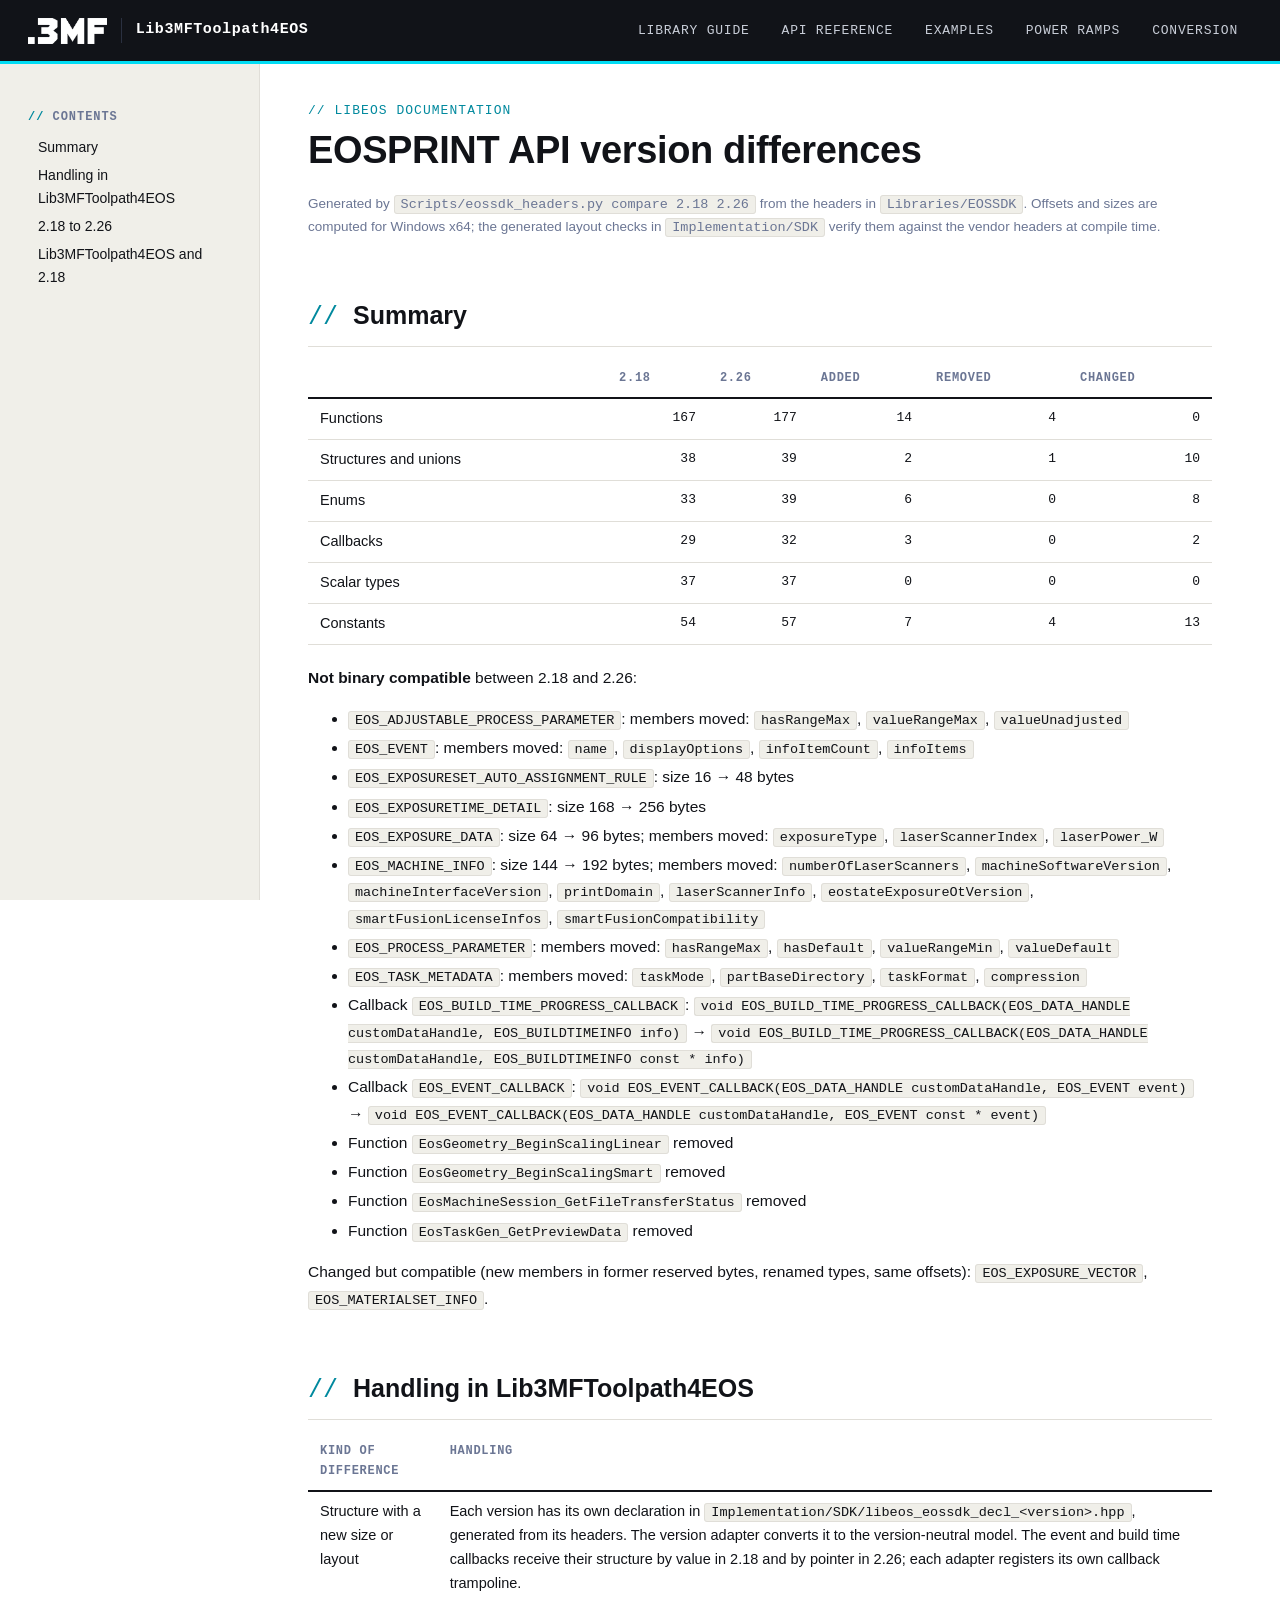
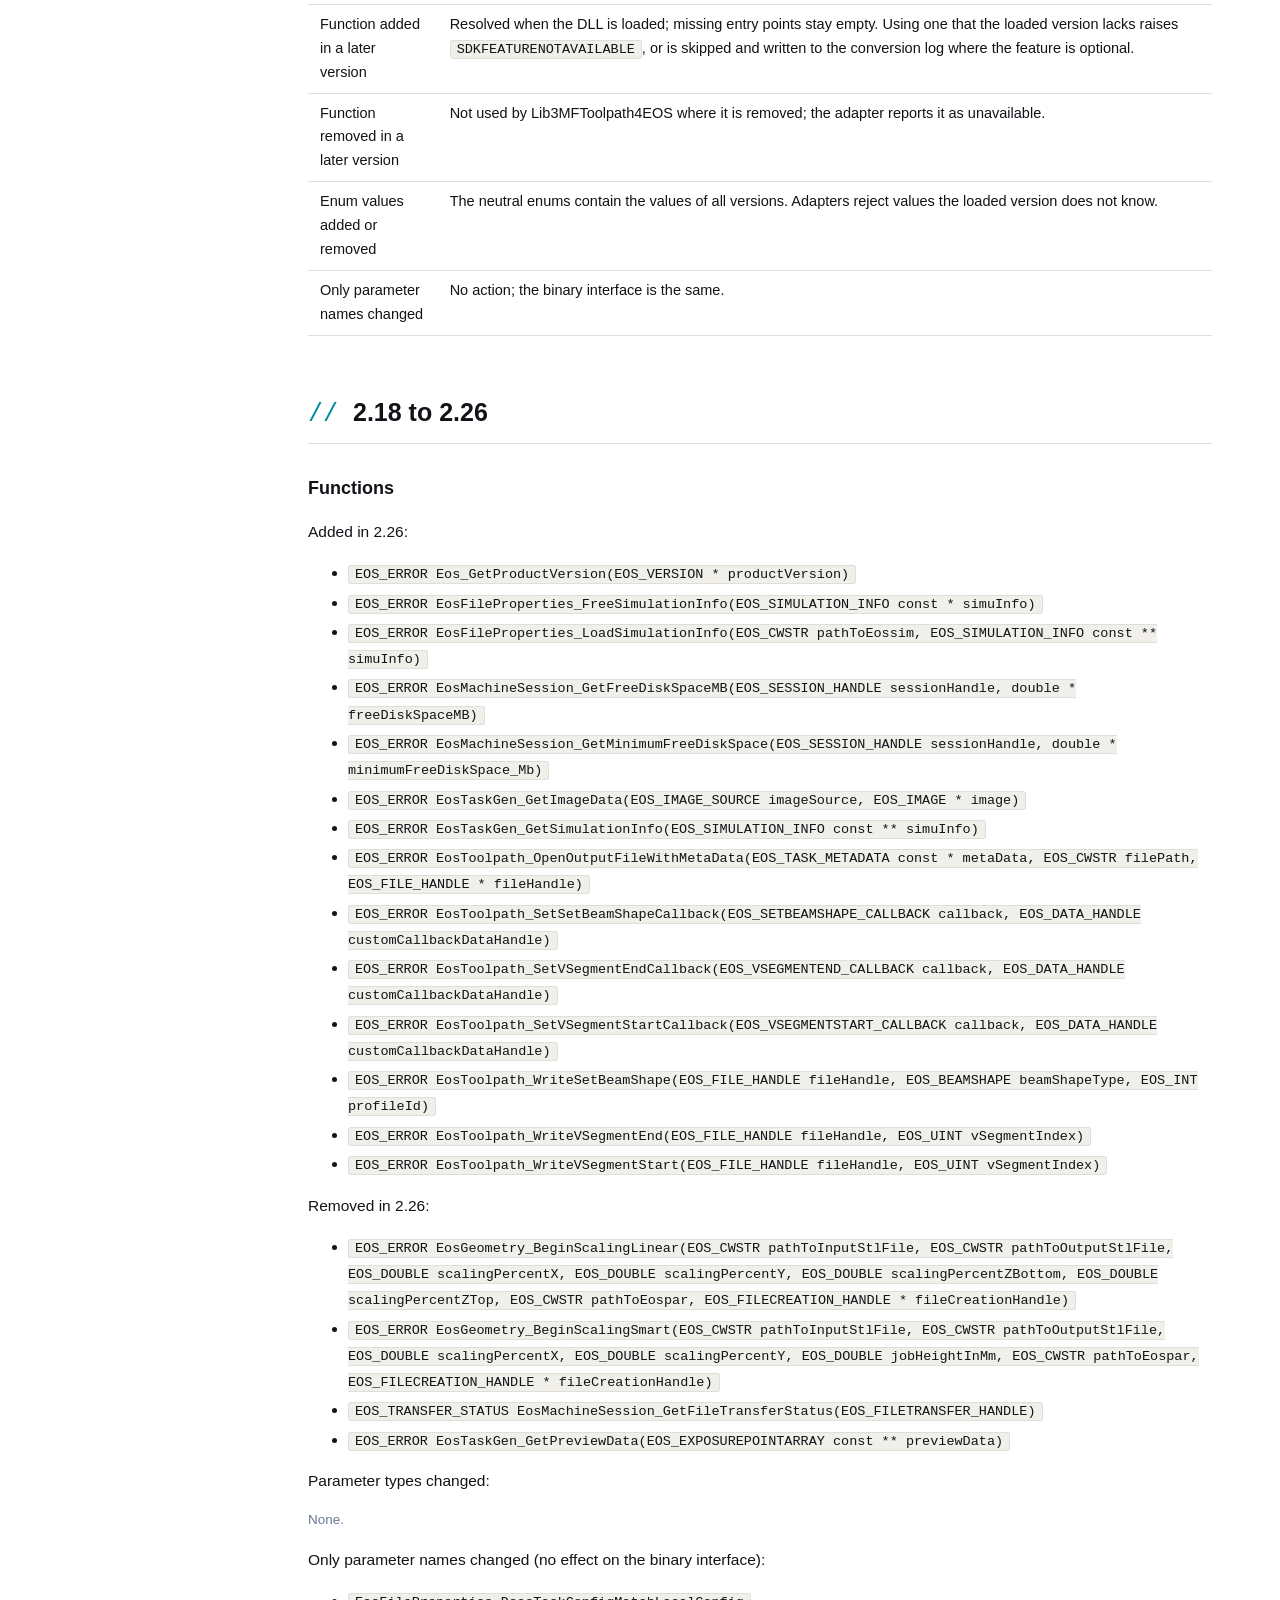
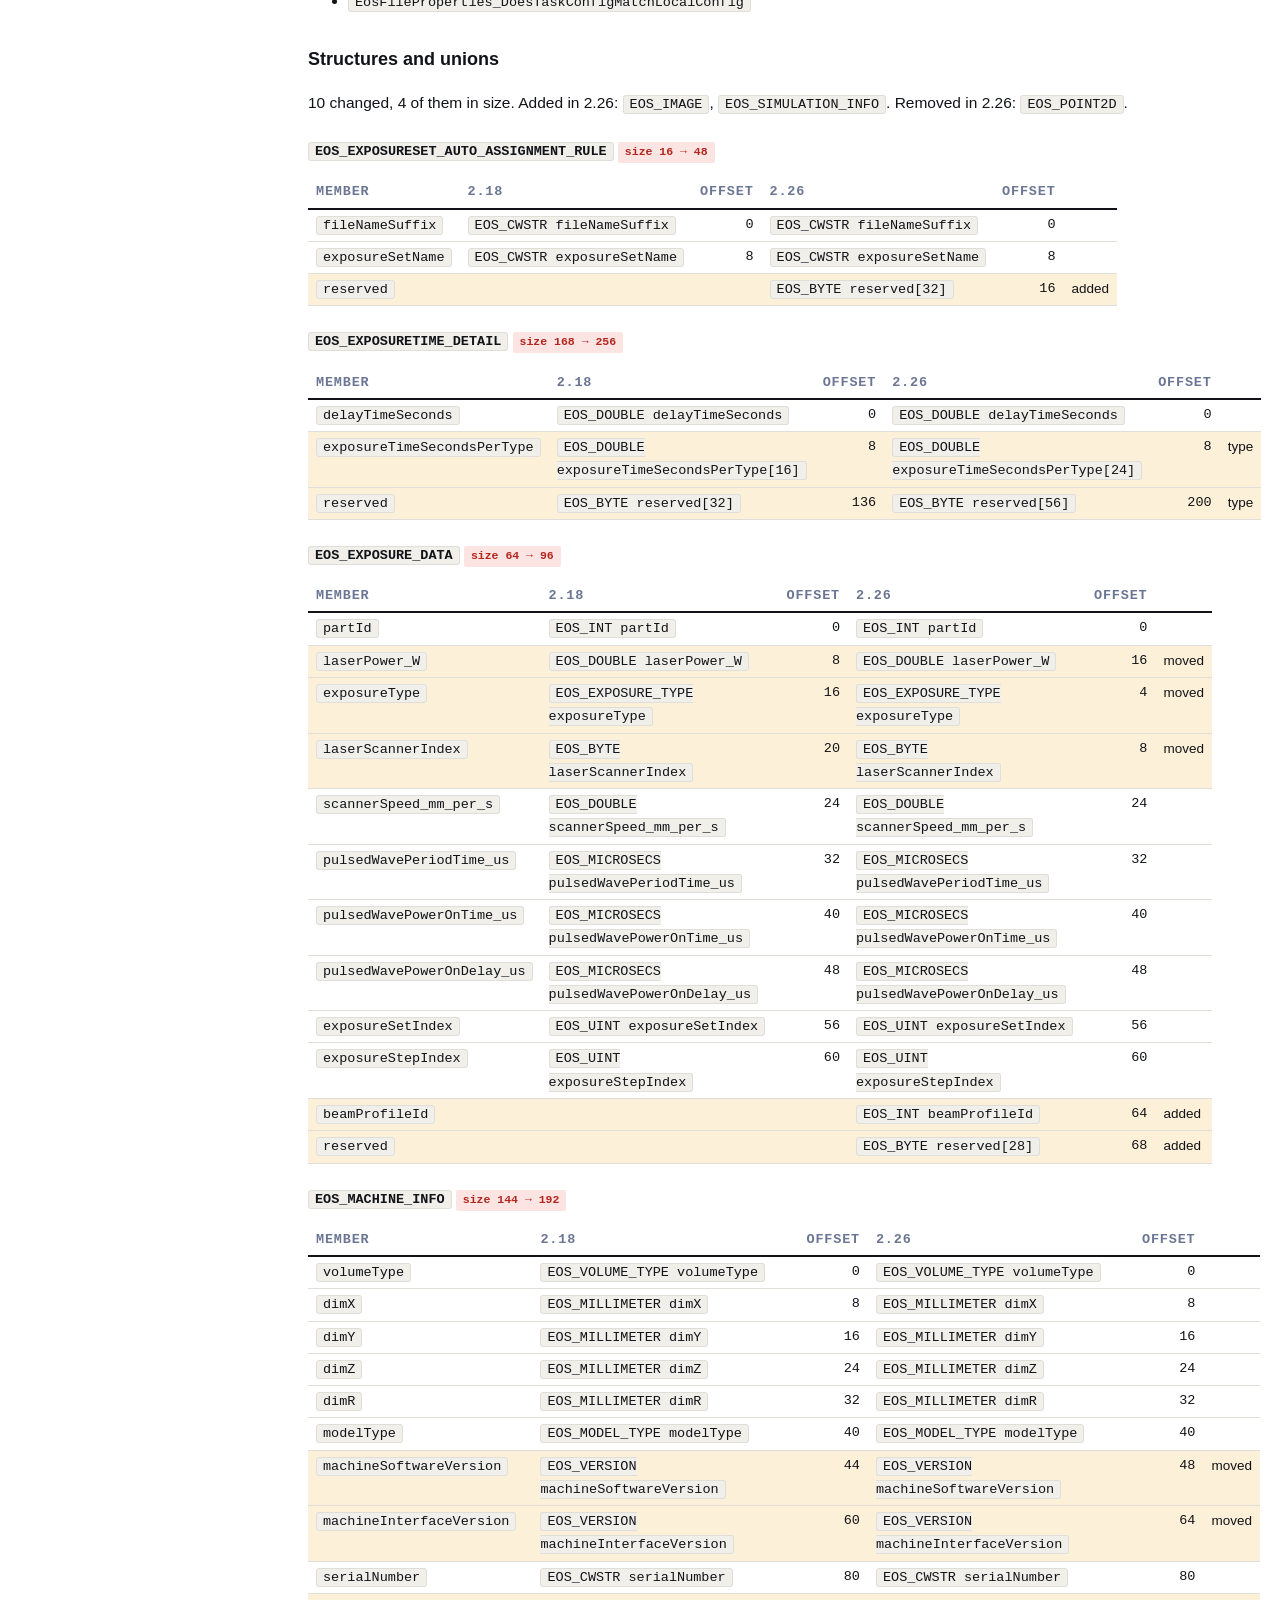
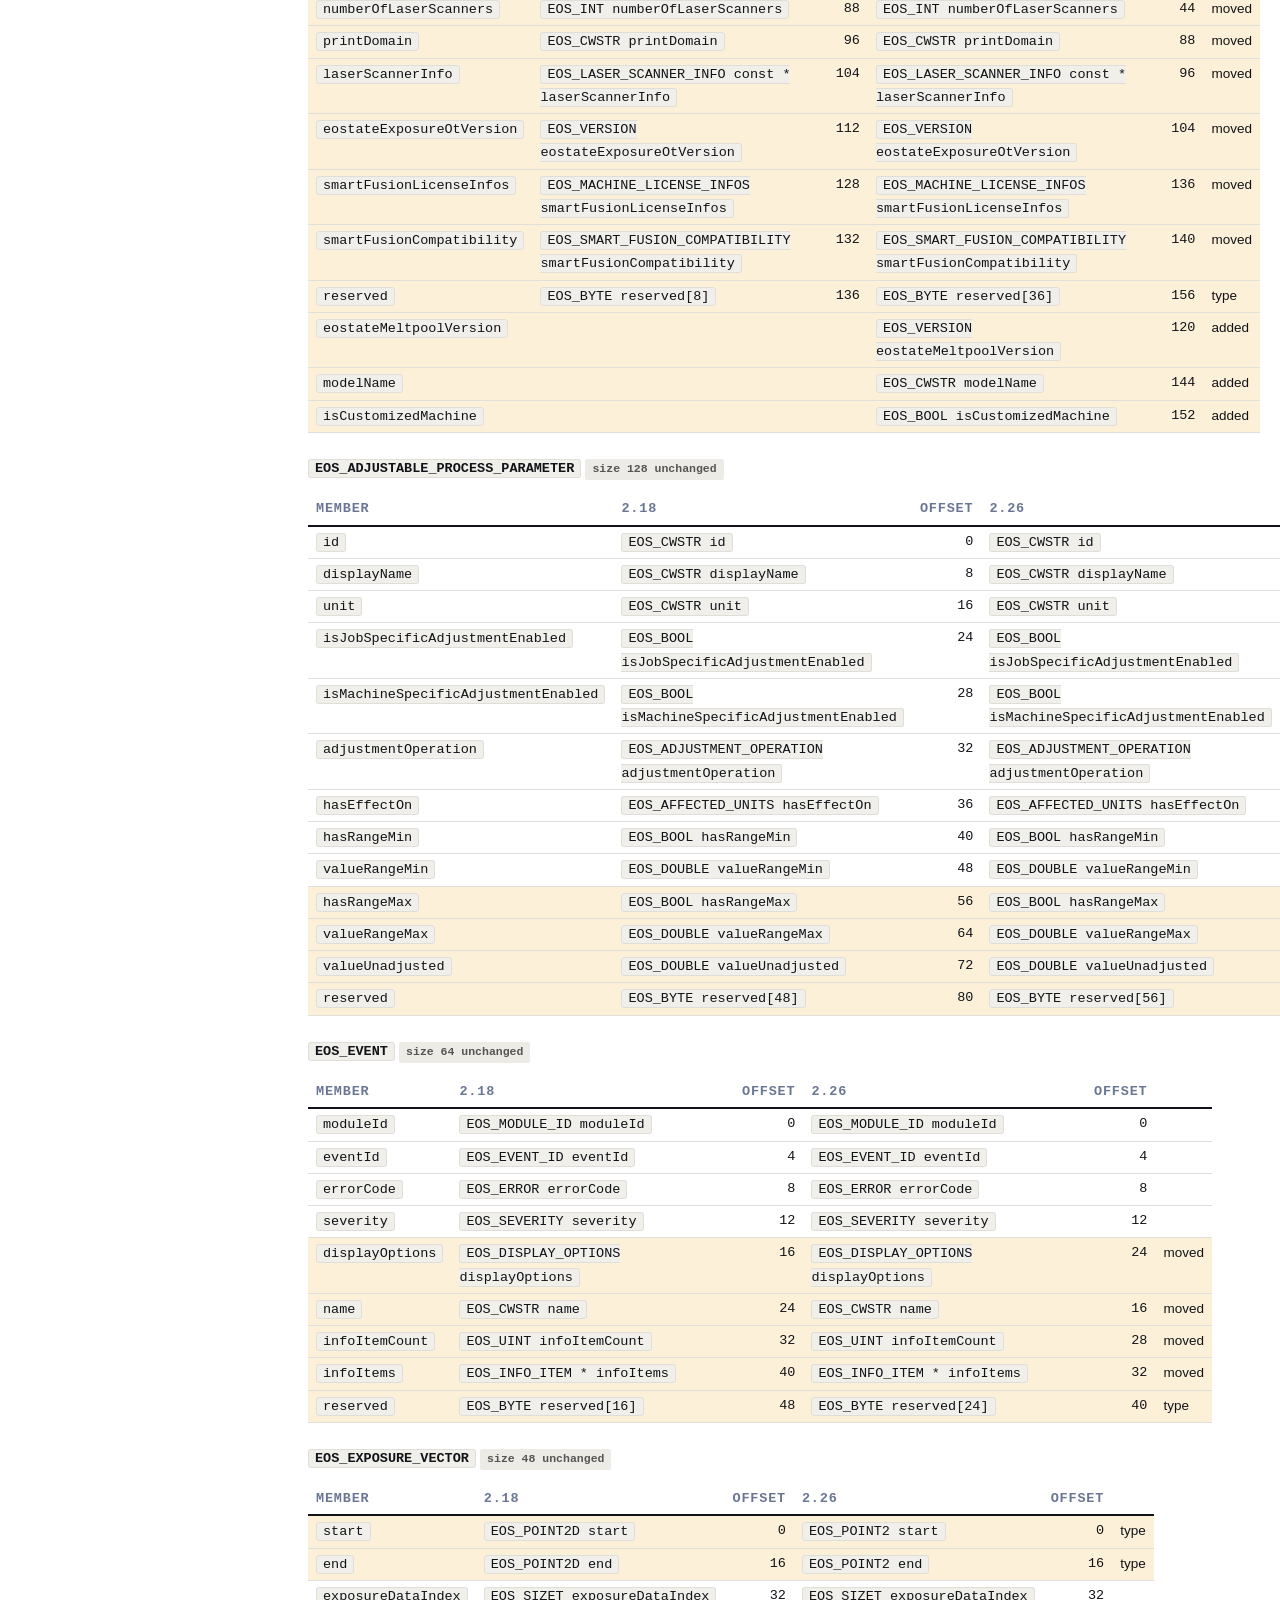
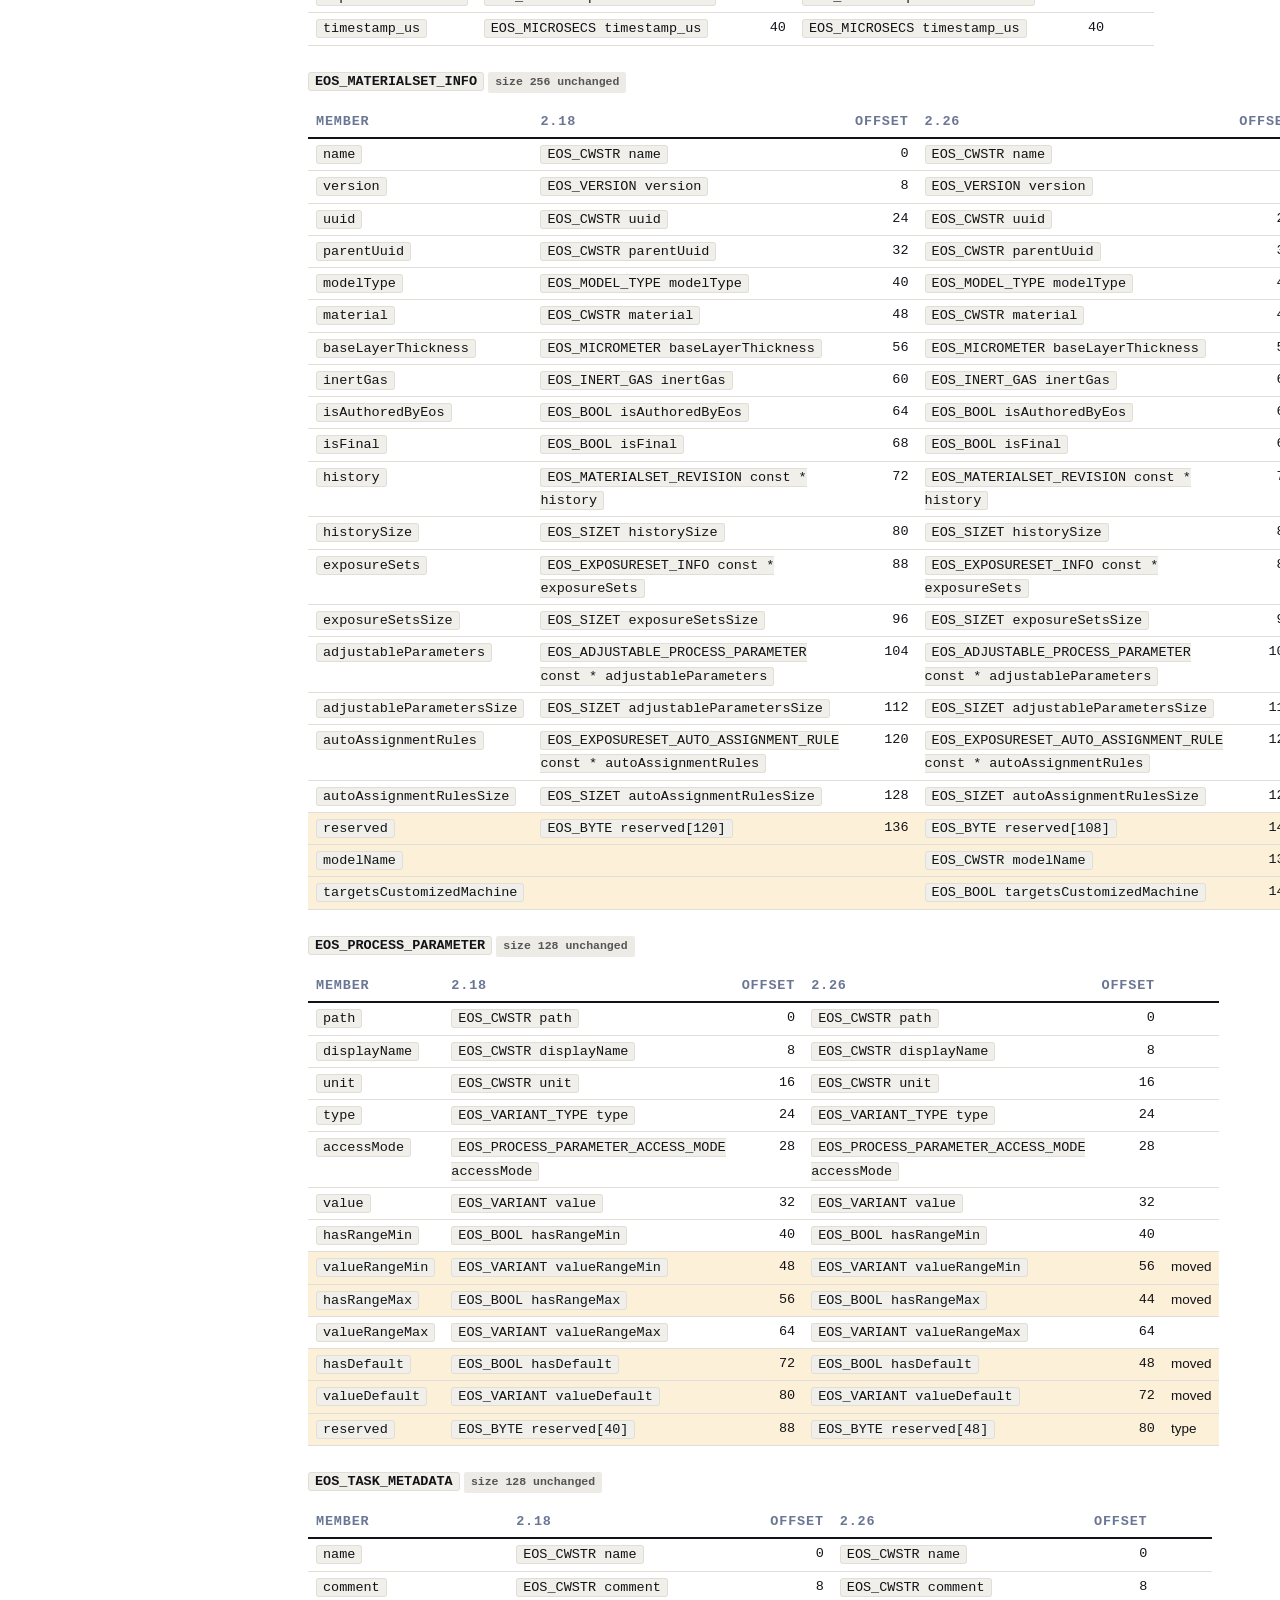
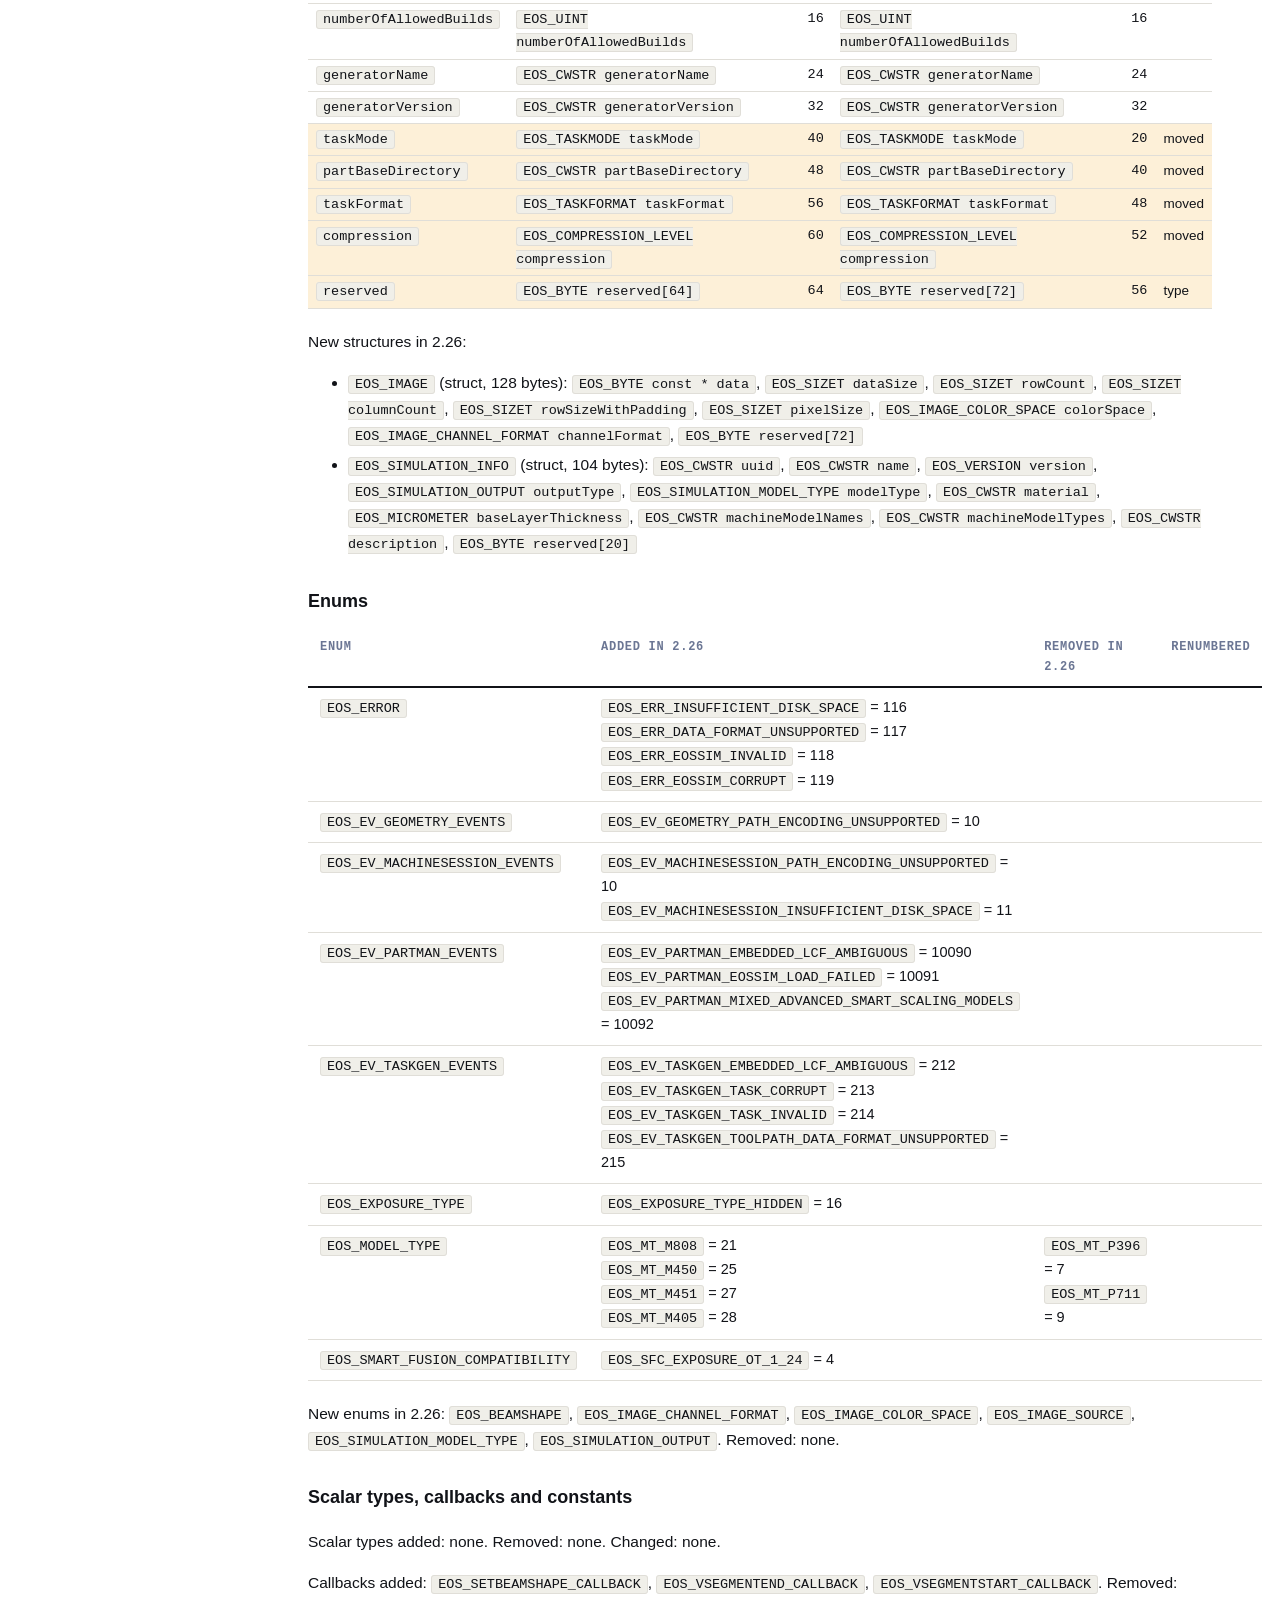
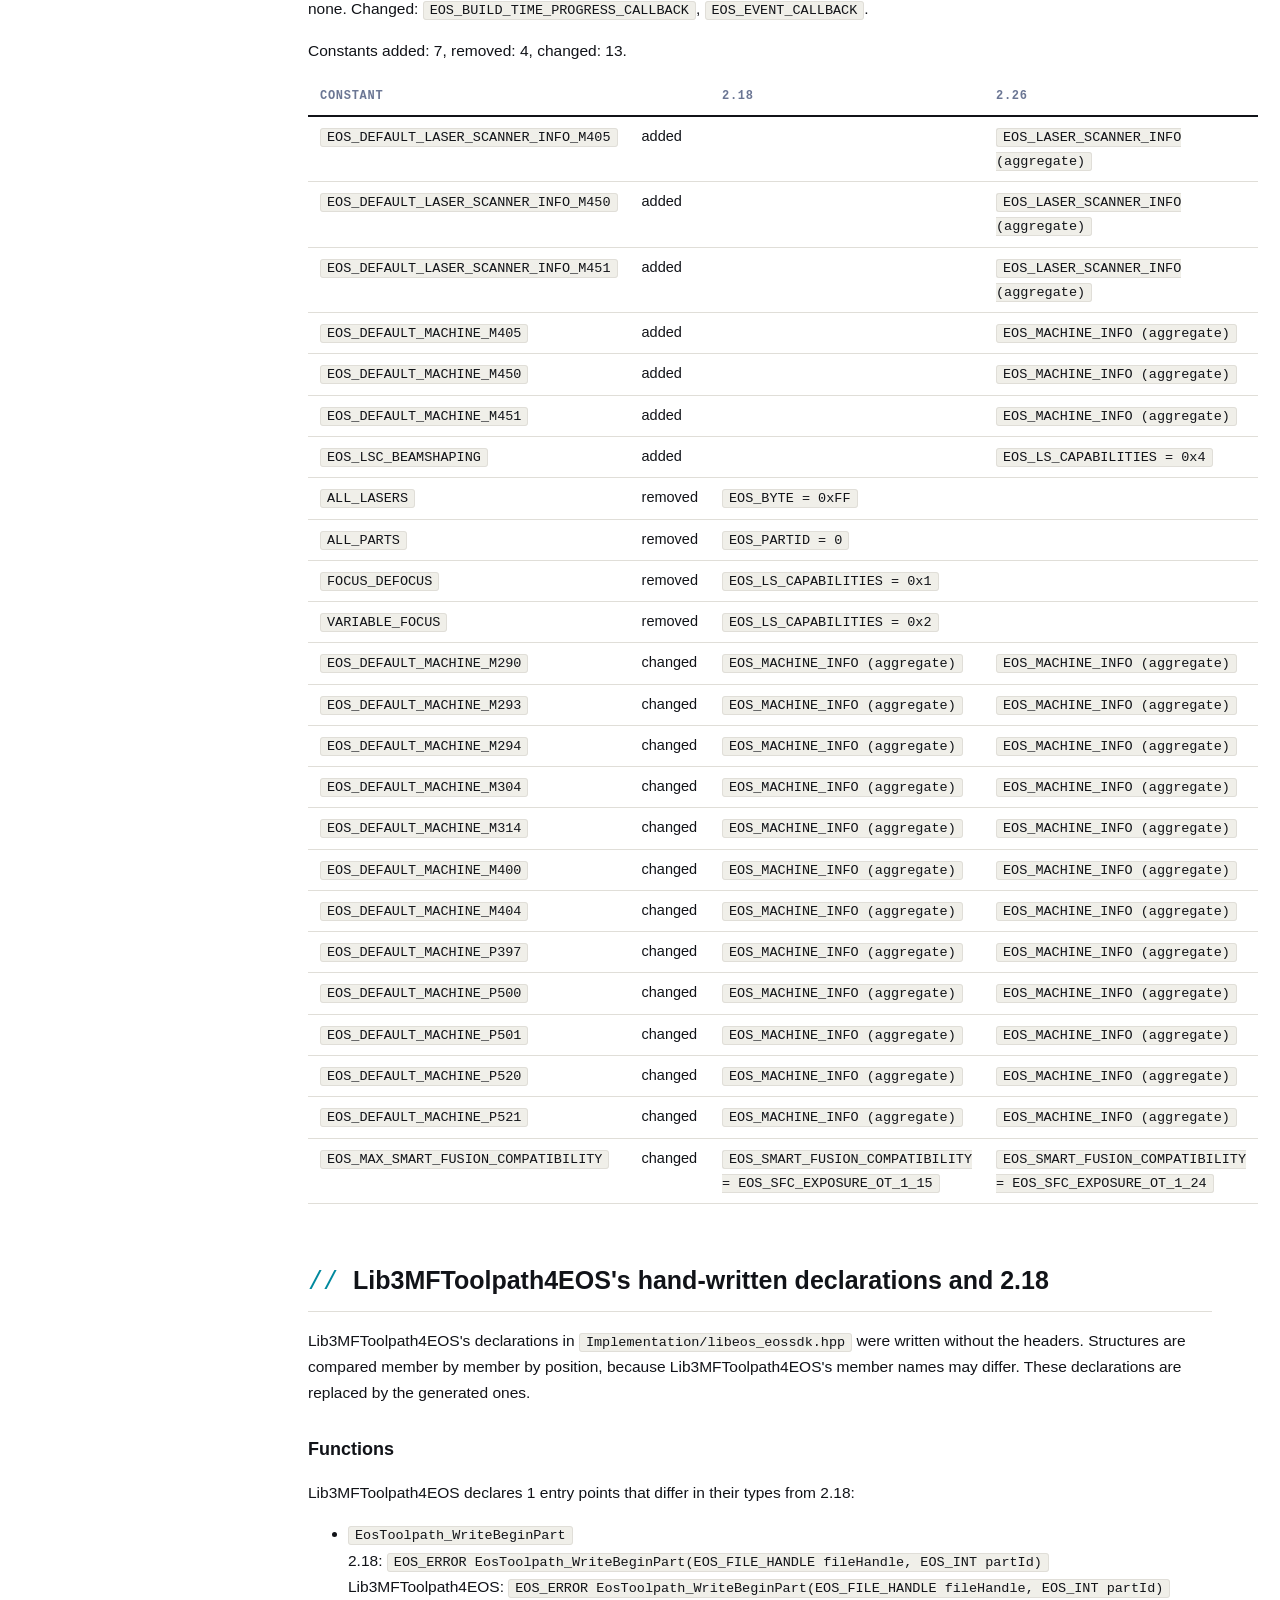
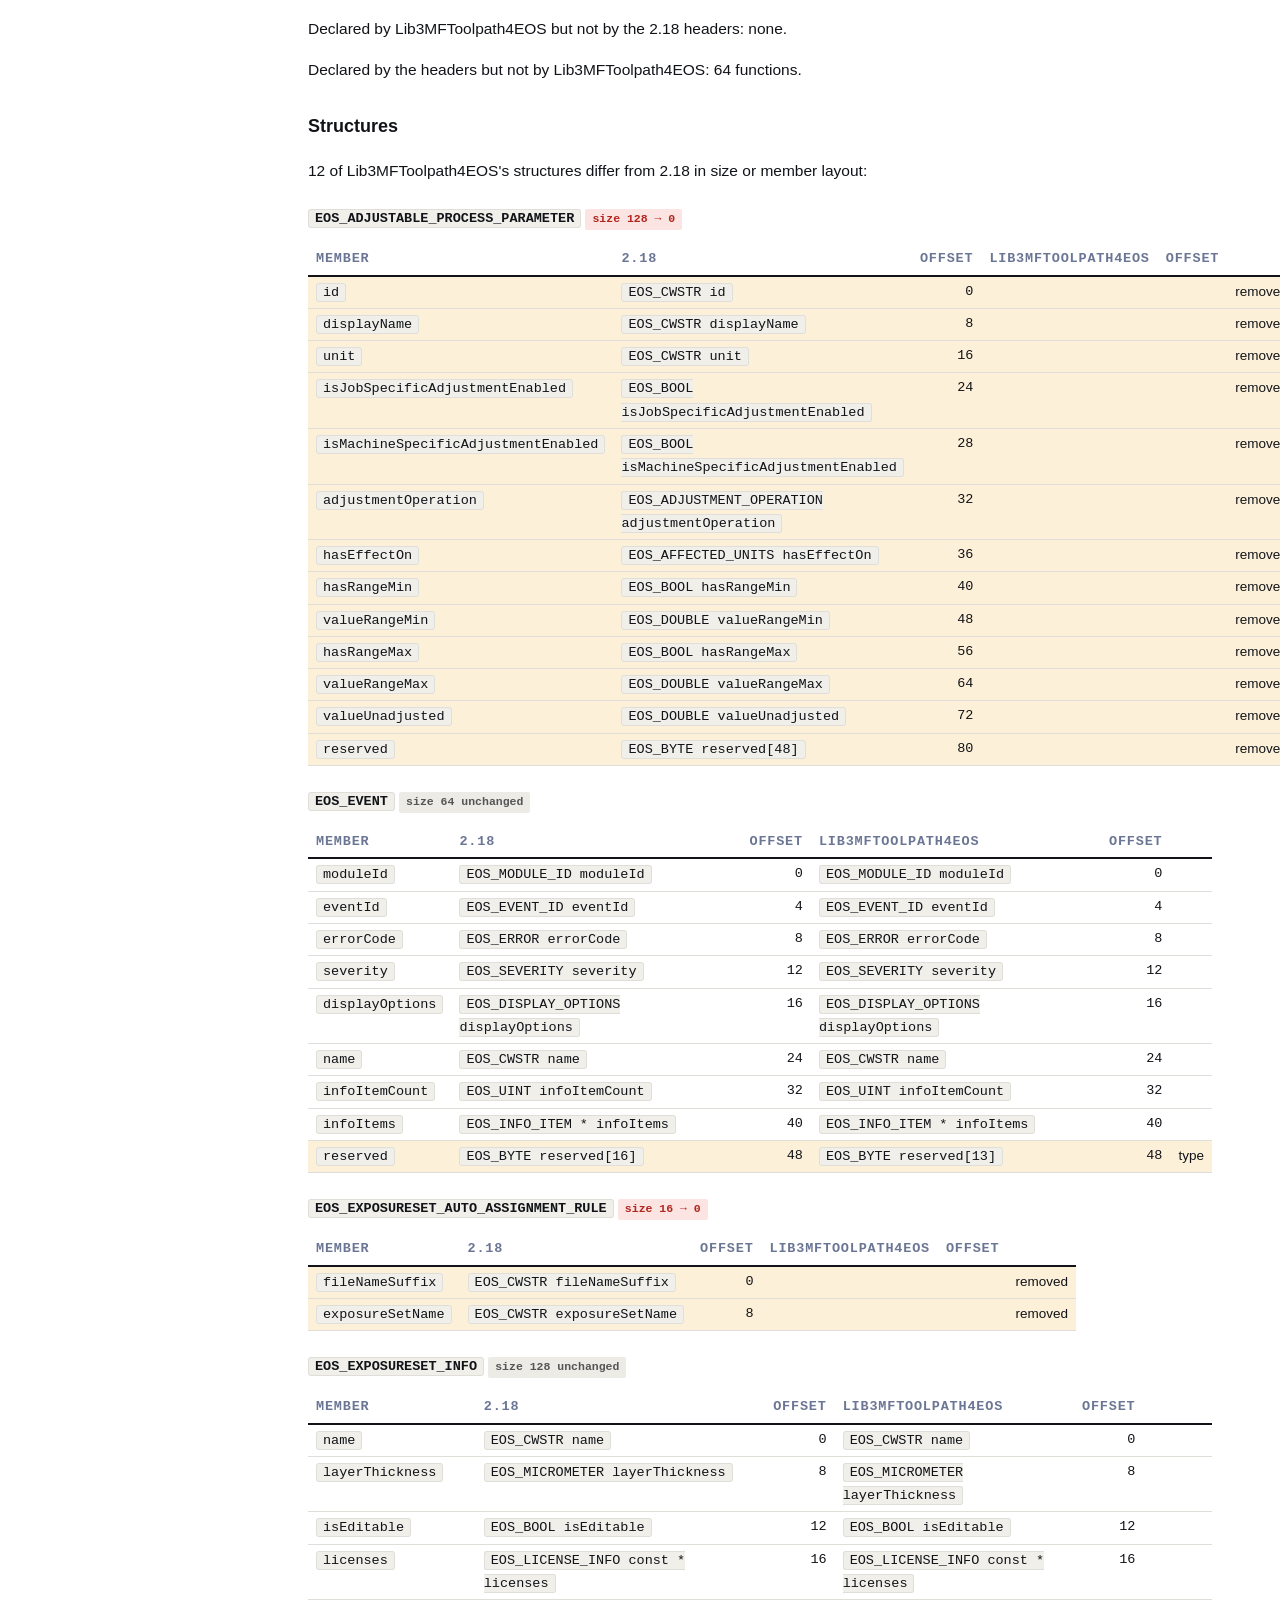
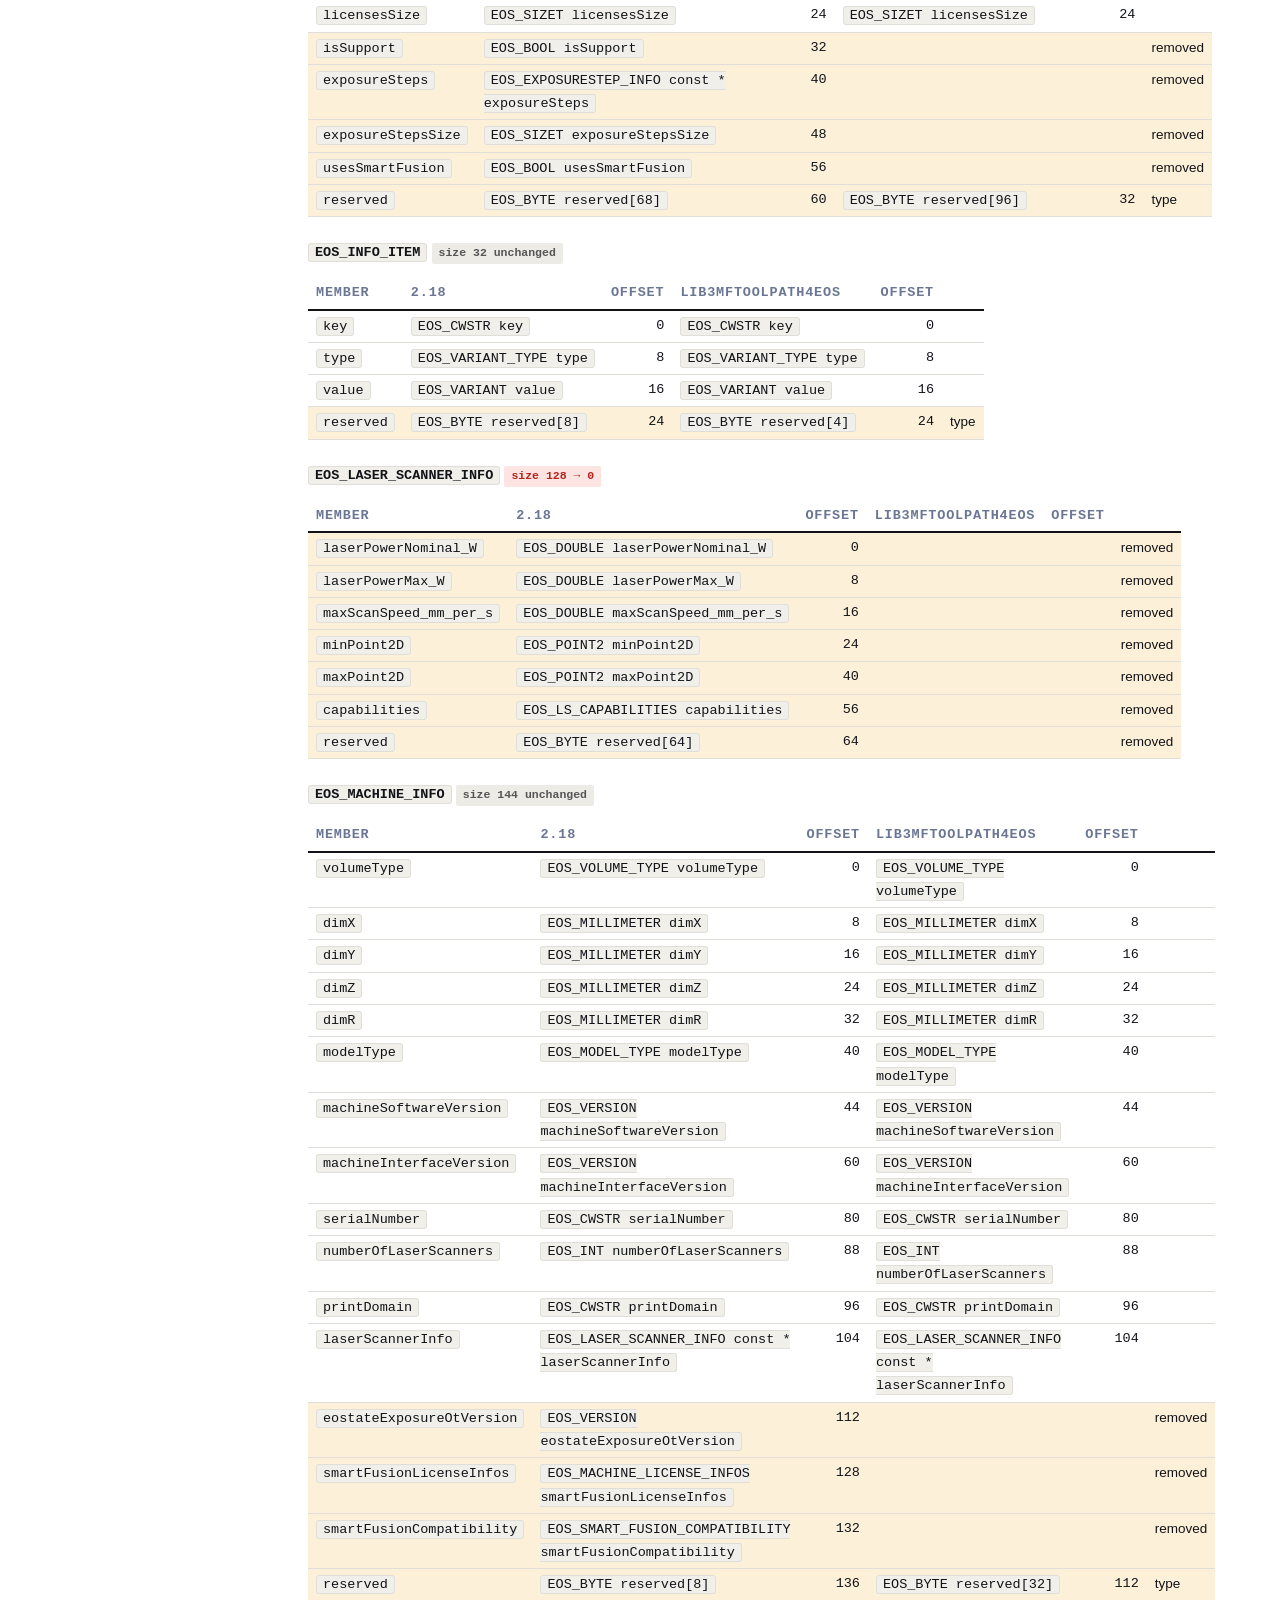
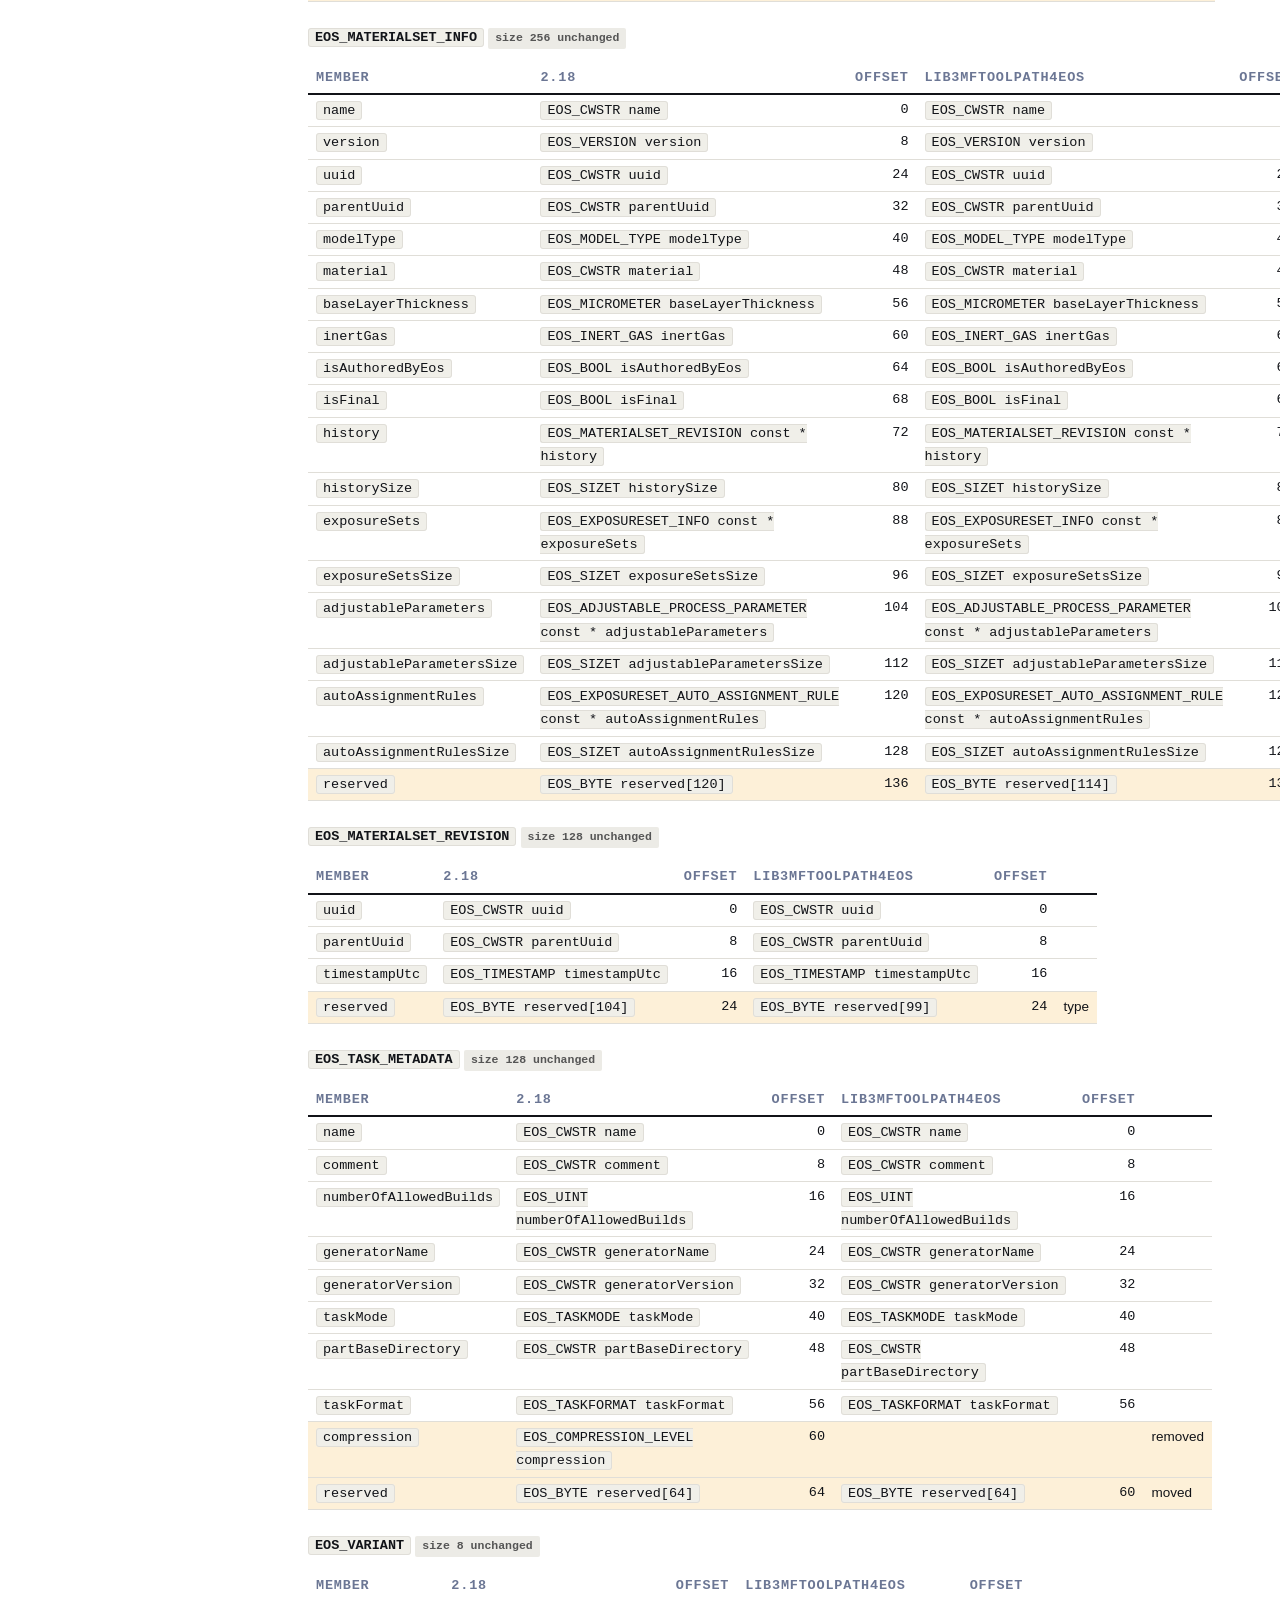
<file: Documentation/eossdk-versions.html>
<!DOCTYPE html>
<html lang="en">
<head>
<meta charset="utf-8">
<title>Lib3MFToolpath4EOS: EOSPRINT API version differences</title>
<link rel="stylesheet" href="style.css">
<style>
	.tag { display: inline-block; padding: 1px 7px; font-family: var(--mono); font-size: 11.5px; font-weight: 600; border-radius: 2px; }
	.brk { background: #fbe4e2; color: #b3261e; }
	.same { background: #ecebe6; color: #555; }
	tr.diff td { background: #fdf0d8; }
	td.num { text-align: right; font-family: var(--mono); font-size: 13px; }
	table.layout td, table.layout th { padding: 4px 8px; font-size: 13.5px; }
	h4 { margin: 22px 0 6px; font-size: 15px; }
	.small { font-size: 13.5px; color: var(--muted); }
	ul.tight li { margin: 3px 0; }
</style>
</head>
<body>
<header class="site"><a class="brand" href="index.html"><img src="images/3mf-logo.png" alt=".3MF"><span>Lib3MFToolpath4EOS</span></a><nav><a href="index.html">Library guide</a><a href="api.html">API reference</a><a href="examples.html">Examples</a><a href="power-ramps.html">Power ramps</a><a href="conversion.html">Conversion</a></nav></header>
<div class="layout">
<aside class="toc">
<h3>Contents</h3>
<ul>
<li><a href="#summary">Summary</a></li>
<li><a href="#handling">Handling in Lib3MFToolpath4EOS</a></li>
<li><a href="#versions">2.18 to 2.26</a></li>
<li><a href="#libeos">Lib3MFToolpath4EOS and 2.18</a></li>
</ul>
</aside>
<main>

<h1>EOSPRINT API version differences</h1>
<p class="small">Generated by <code>Scripts/eossdk_headers.py compare 2.18 2.26</code> from the headers in <code>Libraries/EOSSDK</code>. Offsets and sizes are computed for Windows x64; the generated layout checks in <code>Implementation/SDK</code> verify them against the vendor headers at compile time.</p>
<section id="summary"><h2>Summary</h2>
<table><tr><th></th><th>2.18</th><th>2.26</th><th>Added</th><th>Removed</th><th>Changed</th></tr>
<tr><td>Functions</td><td class="num">167</td><td class="num">177</td><td class="num">14</td><td class="num">4</td><td class="num">0</td></tr>
<tr><td>Structures and unions</td><td class="num">38</td><td class="num">39</td><td class="num">2</td><td class="num">1</td><td class="num">10</td></tr>
<tr><td>Enums</td><td class="num">33</td><td class="num">39</td><td class="num">6</td><td class="num">0</td><td class="num">8</td></tr>
<tr><td>Callbacks</td><td class="num">29</td><td class="num">32</td><td class="num">3</td><td class="num">0</td><td class="num">2</td></tr>
<tr><td>Scalar types</td><td class="num">37</td><td class="num">37</td><td class="num">0</td><td class="num">0</td><td class="num">0</td></tr>
<tr><td>Constants</td><td class="num">54</td><td class="num">57</td><td class="num">7</td><td class="num">4</td><td class="num">13</td></tr>
</table>
<p><b>Not binary compatible</b> between 2.18 and 2.26:</p>
<ul class="tight">
<li><code>EOS_ADJUSTABLE_PROCESS_PARAMETER</code>: members moved: <code>hasRangeMax</code>, <code>valueRangeMax</code>, <code>valueUnadjusted</code></li>
<li><code>EOS_EVENT</code>: members moved: <code>name</code>, <code>displayOptions</code>, <code>infoItemCount</code>, <code>infoItems</code></li>
<li><code>EOS_EXPOSURESET_AUTO_ASSIGNMENT_RULE</code>: size 16 &rarr; 48 bytes</li>
<li><code>EOS_EXPOSURETIME_DETAIL</code>: size 168 &rarr; 256 bytes</li>
<li><code>EOS_EXPOSURE_DATA</code>: size 64 &rarr; 96 bytes; members moved: <code>exposureType</code>, <code>laserScannerIndex</code>, <code>laserPower_W</code></li>
<li><code>EOS_MACHINE_INFO</code>: size 144 &rarr; 192 bytes; members moved: <code>numberOfLaserScanners</code>, <code>machineSoftwareVersion</code>, <code>machineInterfaceVersion</code>, <code>printDomain</code>, <code>laserScannerInfo</code>, <code>eostateExposureOtVersion</code>, <code>smartFusionLicenseInfos</code>, <code>smartFusionCompatibility</code></li>
<li><code>EOS_PROCESS_PARAMETER</code>: members moved: <code>hasRangeMax</code>, <code>hasDefault</code>, <code>valueRangeMin</code>, <code>valueDefault</code></li>
<li><code>EOS_TASK_METADATA</code>: members moved: <code>taskMode</code>, <code>partBaseDirectory</code>, <code>taskFormat</code>, <code>compression</code></li>
<li>Callback <code>EOS_BUILD_TIME_PROGRESS_CALLBACK</code>: <code>void EOS_BUILD_TIME_PROGRESS_CALLBACK(EOS_DATA_HANDLE customDataHandle, EOS_BUILDTIMEINFO info)</code> &rarr; <code>void EOS_BUILD_TIME_PROGRESS_CALLBACK(EOS_DATA_HANDLE customDataHandle, EOS_BUILDTIMEINFO const * info)</code></li>
<li>Callback <code>EOS_EVENT_CALLBACK</code>: <code>void EOS_EVENT_CALLBACK(EOS_DATA_HANDLE customDataHandle, EOS_EVENT event)</code> &rarr; <code>void EOS_EVENT_CALLBACK(EOS_DATA_HANDLE customDataHandle, EOS_EVENT const * event)</code></li>
<li>Function <code>EosGeometry_BeginScalingLinear</code> removed</li>
<li>Function <code>EosGeometry_BeginScalingSmart</code> removed</li>
<li>Function <code>EosMachineSession_GetFileTransferStatus</code> removed</li>
<li>Function <code>EosTaskGen_GetPreviewData</code> removed</li>
</ul>

<p>Changed but compatible (new members in former reserved bytes, renamed types, same offsets): <code>EOS_EXPOSURE_VECTOR</code>, <code>EOS_MATERIALSET_INFO</code>.</p>
</section>
<section id="handling"><h2>Handling in Lib3MFToolpath4EOS</h2>
<table>
<tr><th>Kind of difference</th><th>Handling</th></tr>
<tr><td>Structure with a new size or layout</td><td>Each version has its own declaration in <code>Implementation/SDK/libeos_eossdk_decl_&lt;version&gt;.hpp</code>, generated from its headers. The version adapter converts it to the version-neutral model. The event and build time callbacks receive their structure by value in 2.18 and by pointer in 2.26; each adapter registers its own callback trampoline.</td></tr>
<tr><td>Function added in a later version</td><td>Resolved when the DLL is loaded; missing entry points stay empty. Using one that the loaded version lacks raises <code>SDKFEATURENOTAVAILABLE</code>, or is skipped and written to the conversion log where the feature is optional.</td></tr>
<tr><td>Function removed in a later version</td><td>Not used by Lib3MFToolpath4EOS where it is removed; the adapter reports it as unavailable.</td></tr>
<tr><td>Enum values added or removed</td><td>The neutral enums contain the values of all versions. Adapters reject values the loaded version does not know.</td></tr>
<tr><td>Only parameter names changed</td><td>No action; the binary interface is the same.</td></tr>
</table>
</section>
<section id="versions"><h2>2.18 to 2.26</h2>
<h3>Functions</h3>
<p>Added in 2.26:</p>
<ul class="tight">
<li><code>EOS_ERROR Eos_GetProductVersion(EOS_VERSION * productVersion)</code></li>
<li><code>EOS_ERROR EosFileProperties_FreeSimulationInfo(EOS_SIMULATION_INFO const * simuInfo)</code></li>
<li><code>EOS_ERROR EosFileProperties_LoadSimulationInfo(EOS_CWSTR pathToEossim, EOS_SIMULATION_INFO const ** simuInfo)</code></li>
<li><code>EOS_ERROR EosMachineSession_GetFreeDiskSpaceMB(EOS_SESSION_HANDLE sessionHandle, double * freeDiskSpaceMB)</code></li>
<li><code>EOS_ERROR EosMachineSession_GetMinimumFreeDiskSpace(EOS_SESSION_HANDLE sessionHandle, double * minimumFreeDiskSpace_Mb)</code></li>
<li><code>EOS_ERROR EosTaskGen_GetImageData(EOS_IMAGE_SOURCE imageSource, EOS_IMAGE * image)</code></li>
<li><code>EOS_ERROR EosTaskGen_GetSimulationInfo(EOS_SIMULATION_INFO const ** simuInfo)</code></li>
<li><code>EOS_ERROR EosToolpath_OpenOutputFileWithMetaData(EOS_TASK_METADATA const * metaData, EOS_CWSTR filePath, EOS_FILE_HANDLE * fileHandle)</code></li>
<li><code>EOS_ERROR EosToolpath_SetSetBeamShapeCallback(EOS_SETBEAMSHAPE_CALLBACK callback, EOS_DATA_HANDLE customCallbackDataHandle)</code></li>
<li><code>EOS_ERROR EosToolpath_SetVSegmentEndCallback(EOS_VSEGMENTEND_CALLBACK callback, EOS_DATA_HANDLE customCallbackDataHandle)</code></li>
<li><code>EOS_ERROR EosToolpath_SetVSegmentStartCallback(EOS_VSEGMENTSTART_CALLBACK callback, EOS_DATA_HANDLE customCallbackDataHandle)</code></li>
<li><code>EOS_ERROR EosToolpath_WriteSetBeamShape(EOS_FILE_HANDLE fileHandle, EOS_BEAMSHAPE beamShapeType, EOS_INT profileId)</code></li>
<li><code>EOS_ERROR EosToolpath_WriteVSegmentEnd(EOS_FILE_HANDLE fileHandle, EOS_UINT vSegmentIndex)</code></li>
<li><code>EOS_ERROR EosToolpath_WriteVSegmentStart(EOS_FILE_HANDLE fileHandle, EOS_UINT vSegmentIndex)</code></li>
</ul>

<p>Removed in 2.26:</p>
<ul class="tight">
<li><code>EOS_ERROR EosGeometry_BeginScalingLinear(EOS_CWSTR pathToInputStlFile, EOS_CWSTR pathToOutputStlFile, EOS_DOUBLE scalingPercentX, EOS_DOUBLE scalingPercentY, EOS_DOUBLE scalingPercentZBottom, EOS_DOUBLE scalingPercentZTop, EOS_CWSTR pathToEospar, EOS_FILECREATION_HANDLE * fileCreationHandle)</code></li>
<li><code>EOS_ERROR EosGeometry_BeginScalingSmart(EOS_CWSTR pathToInputStlFile, EOS_CWSTR pathToOutputStlFile, EOS_DOUBLE scalingPercentX, EOS_DOUBLE scalingPercentY, EOS_DOUBLE jobHeightInMm, EOS_CWSTR pathToEospar, EOS_FILECREATION_HANDLE * fileCreationHandle)</code></li>
<li><code>EOS_TRANSFER_STATUS EosMachineSession_GetFileTransferStatus(EOS_FILETRANSFER_HANDLE)</code></li>
<li><code>EOS_ERROR EosTaskGen_GetPreviewData(EOS_EXPOSUREPOINTARRAY const ** previewData)</code></li>
</ul>

<p>Parameter types changed:</p>
<p class="small">None.</p>

<p>Only parameter names changed (no effect on the binary interface):</p>
<ul class="tight">
<li><code>EosFileProperties_DoesTaskConfigMatchLocalConfig</code></li>
</ul>

<h3>Structures and unions</h3>
<p>10 changed, 4 of them in size. Added in 2.26: <code>EOS_IMAGE</code>, <code>EOS_SIMULATION_INFO</code>. Removed in 2.26: <code>EOS_POINT2D</code>.</p>
<h4><code>EOS_EXPOSURESET_AUTO_ASSIGNMENT_RULE</code> <span class="tag brk">size 16 &rarr; 48</span></h4>
<table class="layout"><tr><th>Member</th><th>2.18</th><th>Offset</th><th>2.26</th><th>Offset</th><th></th></tr>
<tr><td><code>fileNameSuffix</code></td><td><code>EOS_CWSTR fileNameSuffix</code></td><td class="num">0</td><td><code>EOS_CWSTR fileNameSuffix</code></td><td class="num">0</td><td></td></tr>
<tr><td><code>exposureSetName</code></td><td><code>EOS_CWSTR exposureSetName</code></td><td class="num">8</td><td><code>EOS_CWSTR exposureSetName</code></td><td class="num">8</td><td></td></tr>
<tr class="diff"><td><code>reserved</code></td><td></td><td class="num"></td><td><code>EOS_BYTE reserved[32]</code></td><td class="num">16</td><td>added</td></tr>
</table>

<h4><code>EOS_EXPOSURETIME_DETAIL</code> <span class="tag brk">size 168 &rarr; 256</span></h4>
<table class="layout"><tr><th>Member</th><th>2.18</th><th>Offset</th><th>2.26</th><th>Offset</th><th></th></tr>
<tr><td><code>delayTimeSeconds</code></td><td><code>EOS_DOUBLE delayTimeSeconds</code></td><td class="num">0</td><td><code>EOS_DOUBLE delayTimeSeconds</code></td><td class="num">0</td><td></td></tr>
<tr class="diff"><td><code>exposureTimeSecondsPerType</code></td><td><code>EOS_DOUBLE exposureTimeSecondsPerType[16]</code></td><td class="num">8</td><td><code>EOS_DOUBLE exposureTimeSecondsPerType[24]</code></td><td class="num">8</td><td>type</td></tr>
<tr class="diff"><td><code>reserved</code></td><td><code>EOS_BYTE reserved[32]</code></td><td class="num">136</td><td><code>EOS_BYTE reserved[56]</code></td><td class="num">200</td><td>type</td></tr>
</table>

<h4><code>EOS_EXPOSURE_DATA</code> <span class="tag brk">size 64 &rarr; 96</span></h4>
<table class="layout"><tr><th>Member</th><th>2.18</th><th>Offset</th><th>2.26</th><th>Offset</th><th></th></tr>
<tr><td><code>partId</code></td><td><code>EOS_INT partId</code></td><td class="num">0</td><td><code>EOS_INT partId</code></td><td class="num">0</td><td></td></tr>
<tr class="diff"><td><code>laserPower_W</code></td><td><code>EOS_DOUBLE laserPower_W</code></td><td class="num">8</td><td><code>EOS_DOUBLE laserPower_W</code></td><td class="num">16</td><td>moved</td></tr>
<tr class="diff"><td><code>exposureType</code></td><td><code>EOS_EXPOSURE_TYPE exposureType</code></td><td class="num">16</td><td><code>EOS_EXPOSURE_TYPE exposureType</code></td><td class="num">4</td><td>moved</td></tr>
<tr class="diff"><td><code>laserScannerIndex</code></td><td><code>EOS_BYTE laserScannerIndex</code></td><td class="num">20</td><td><code>EOS_BYTE laserScannerIndex</code></td><td class="num">8</td><td>moved</td></tr>
<tr><td><code>scannerSpeed_mm_per_s</code></td><td><code>EOS_DOUBLE scannerSpeed_mm_per_s</code></td><td class="num">24</td><td><code>EOS_DOUBLE scannerSpeed_mm_per_s</code></td><td class="num">24</td><td></td></tr>
<tr><td><code>pulsedWavePeriodTime_us</code></td><td><code>EOS_MICROSECS pulsedWavePeriodTime_us</code></td><td class="num">32</td><td><code>EOS_MICROSECS pulsedWavePeriodTime_us</code></td><td class="num">32</td><td></td></tr>
<tr><td><code>pulsedWavePowerOnTime_us</code></td><td><code>EOS_MICROSECS pulsedWavePowerOnTime_us</code></td><td class="num">40</td><td><code>EOS_MICROSECS pulsedWavePowerOnTime_us</code></td><td class="num">40</td><td></td></tr>
<tr><td><code>pulsedWavePowerOnDelay_us</code></td><td><code>EOS_MICROSECS pulsedWavePowerOnDelay_us</code></td><td class="num">48</td><td><code>EOS_MICROSECS pulsedWavePowerOnDelay_us</code></td><td class="num">48</td><td></td></tr>
<tr><td><code>exposureSetIndex</code></td><td><code>EOS_UINT exposureSetIndex</code></td><td class="num">56</td><td><code>EOS_UINT exposureSetIndex</code></td><td class="num">56</td><td></td></tr>
<tr><td><code>exposureStepIndex</code></td><td><code>EOS_UINT exposureStepIndex</code></td><td class="num">60</td><td><code>EOS_UINT exposureStepIndex</code></td><td class="num">60</td><td></td></tr>
<tr class="diff"><td><code>beamProfileId</code></td><td></td><td class="num"></td><td><code>EOS_INT beamProfileId</code></td><td class="num">64</td><td>added</td></tr>
<tr class="diff"><td><code>reserved</code></td><td></td><td class="num"></td><td><code>EOS_BYTE reserved[28]</code></td><td class="num">68</td><td>added</td></tr>
</table>

<h4><code>EOS_MACHINE_INFO</code> <span class="tag brk">size 144 &rarr; 192</span></h4>
<table class="layout"><tr><th>Member</th><th>2.18</th><th>Offset</th><th>2.26</th><th>Offset</th><th></th></tr>
<tr><td><code>volumeType</code></td><td><code>EOS_VOLUME_TYPE volumeType</code></td><td class="num">0</td><td><code>EOS_VOLUME_TYPE volumeType</code></td><td class="num">0</td><td></td></tr>
<tr><td><code>dimX</code></td><td><code>EOS_MILLIMETER dimX</code></td><td class="num">8</td><td><code>EOS_MILLIMETER dimX</code></td><td class="num">8</td><td></td></tr>
<tr><td><code>dimY</code></td><td><code>EOS_MILLIMETER dimY</code></td><td class="num">16</td><td><code>EOS_MILLIMETER dimY</code></td><td class="num">16</td><td></td></tr>
<tr><td><code>dimZ</code></td><td><code>EOS_MILLIMETER dimZ</code></td><td class="num">24</td><td><code>EOS_MILLIMETER dimZ</code></td><td class="num">24</td><td></td></tr>
<tr><td><code>dimR</code></td><td><code>EOS_MILLIMETER dimR</code></td><td class="num">32</td><td><code>EOS_MILLIMETER dimR</code></td><td class="num">32</td><td></td></tr>
<tr><td><code>modelType</code></td><td><code>EOS_MODEL_TYPE modelType</code></td><td class="num">40</td><td><code>EOS_MODEL_TYPE modelType</code></td><td class="num">40</td><td></td></tr>
<tr class="diff"><td><code>machineSoftwareVersion</code></td><td><code>EOS_VERSION machineSoftwareVersion</code></td><td class="num">44</td><td><code>EOS_VERSION machineSoftwareVersion</code></td><td class="num">48</td><td>moved</td></tr>
<tr class="diff"><td><code>machineInterfaceVersion</code></td><td><code>EOS_VERSION machineInterfaceVersion</code></td><td class="num">60</td><td><code>EOS_VERSION machineInterfaceVersion</code></td><td class="num">64</td><td>moved</td></tr>
<tr><td><code>serialNumber</code></td><td><code>EOS_CWSTR serialNumber</code></td><td class="num">80</td><td><code>EOS_CWSTR serialNumber</code></td><td class="num">80</td><td></td></tr>
<tr class="diff"><td><code>numberOfLaserScanners</code></td><td><code>EOS_INT numberOfLaserScanners</code></td><td class="num">88</td><td><code>EOS_INT numberOfLaserScanners</code></td><td class="num">44</td><td>moved</td></tr>
<tr class="diff"><td><code>printDomain</code></td><td><code>EOS_CWSTR printDomain</code></td><td class="num">96</td><td><code>EOS_CWSTR printDomain</code></td><td class="num">88</td><td>moved</td></tr>
<tr class="diff"><td><code>laserScannerInfo</code></td><td><code>EOS_LASER_SCANNER_INFO const * laserScannerInfo</code></td><td class="num">104</td><td><code>EOS_LASER_SCANNER_INFO const * laserScannerInfo</code></td><td class="num">96</td><td>moved</td></tr>
<tr class="diff"><td><code>eostateExposureOtVersion</code></td><td><code>EOS_VERSION eostateExposureOtVersion</code></td><td class="num">112</td><td><code>EOS_VERSION eostateExposureOtVersion</code></td><td class="num">104</td><td>moved</td></tr>
<tr class="diff"><td><code>smartFusionLicenseInfos</code></td><td><code>EOS_MACHINE_LICENSE_INFOS smartFusionLicenseInfos</code></td><td class="num">128</td><td><code>EOS_MACHINE_LICENSE_INFOS smartFusionLicenseInfos</code></td><td class="num">136</td><td>moved</td></tr>
<tr class="diff"><td><code>smartFusionCompatibility</code></td><td><code>EOS_SMART_FUSION_COMPATIBILITY smartFusionCompatibility</code></td><td class="num">132</td><td><code>EOS_SMART_FUSION_COMPATIBILITY smartFusionCompatibility</code></td><td class="num">140</td><td>moved</td></tr>
<tr class="diff"><td><code>reserved</code></td><td><code>EOS_BYTE reserved[8]</code></td><td class="num">136</td><td><code>EOS_BYTE reserved[36]</code></td><td class="num">156</td><td>type</td></tr>
<tr class="diff"><td><code>eostateMeltpoolVersion</code></td><td></td><td class="num"></td><td><code>EOS_VERSION eostateMeltpoolVersion</code></td><td class="num">120</td><td>added</td></tr>
<tr class="diff"><td><code>modelName</code></td><td></td><td class="num"></td><td><code>EOS_CWSTR modelName</code></td><td class="num">144</td><td>added</td></tr>
<tr class="diff"><td><code>isCustomizedMachine</code></td><td></td><td class="num"></td><td><code>EOS_BOOL isCustomizedMachine</code></td><td class="num">152</td><td>added</td></tr>
</table>

<h4><code>EOS_ADJUSTABLE_PROCESS_PARAMETER</code> <span class="tag same">size 128 unchanged</span></h4>
<table class="layout"><tr><th>Member</th><th>2.18</th><th>Offset</th><th>2.26</th><th>Offset</th><th></th></tr>
<tr><td><code>id</code></td><td><code>EOS_CWSTR id</code></td><td class="num">0</td><td><code>EOS_CWSTR id</code></td><td class="num">0</td><td></td></tr>
<tr><td><code>displayName</code></td><td><code>EOS_CWSTR displayName</code></td><td class="num">8</td><td><code>EOS_CWSTR displayName</code></td><td class="num">8</td><td></td></tr>
<tr><td><code>unit</code></td><td><code>EOS_CWSTR unit</code></td><td class="num">16</td><td><code>EOS_CWSTR unit</code></td><td class="num">16</td><td></td></tr>
<tr><td><code>isJobSpecificAdjustmentEnabled</code></td><td><code>EOS_BOOL isJobSpecificAdjustmentEnabled</code></td><td class="num">24</td><td><code>EOS_BOOL isJobSpecificAdjustmentEnabled</code></td><td class="num">24</td><td></td></tr>
<tr><td><code>isMachineSpecificAdjustmentEnabled</code></td><td><code>EOS_BOOL isMachineSpecificAdjustmentEnabled</code></td><td class="num">28</td><td><code>EOS_BOOL isMachineSpecificAdjustmentEnabled</code></td><td class="num">28</td><td></td></tr>
<tr><td><code>adjustmentOperation</code></td><td><code>EOS_ADJUSTMENT_OPERATION adjustmentOperation</code></td><td class="num">32</td><td><code>EOS_ADJUSTMENT_OPERATION adjustmentOperation</code></td><td class="num">32</td><td></td></tr>
<tr><td><code>hasEffectOn</code></td><td><code>EOS_AFFECTED_UNITS hasEffectOn</code></td><td class="num">36</td><td><code>EOS_AFFECTED_UNITS hasEffectOn</code></td><td class="num">36</td><td></td></tr>
<tr><td><code>hasRangeMin</code></td><td><code>EOS_BOOL hasRangeMin</code></td><td class="num">40</td><td><code>EOS_BOOL hasRangeMin</code></td><td class="num">40</td><td></td></tr>
<tr><td><code>valueRangeMin</code></td><td><code>EOS_DOUBLE valueRangeMin</code></td><td class="num">48</td><td><code>EOS_DOUBLE valueRangeMin</code></td><td class="num">48</td><td></td></tr>
<tr class="diff"><td><code>hasRangeMax</code></td><td><code>EOS_BOOL hasRangeMax</code></td><td class="num">56</td><td><code>EOS_BOOL hasRangeMax</code></td><td class="num">44</td><td>moved</td></tr>
<tr class="diff"><td><code>valueRangeMax</code></td><td><code>EOS_DOUBLE valueRangeMax</code></td><td class="num">64</td><td><code>EOS_DOUBLE valueRangeMax</code></td><td class="num">56</td><td>moved</td></tr>
<tr class="diff"><td><code>valueUnadjusted</code></td><td><code>EOS_DOUBLE valueUnadjusted</code></td><td class="num">72</td><td><code>EOS_DOUBLE valueUnadjusted</code></td><td class="num">64</td><td>moved</td></tr>
<tr class="diff"><td><code>reserved</code></td><td><code>EOS_BYTE reserved[48]</code></td><td class="num">80</td><td><code>EOS_BYTE reserved[56]</code></td><td class="num">72</td><td>type</td></tr>
</table>

<h4><code>EOS_EVENT</code> <span class="tag same">size 64 unchanged</span></h4>
<table class="layout"><tr><th>Member</th><th>2.18</th><th>Offset</th><th>2.26</th><th>Offset</th><th></th></tr>
<tr><td><code>moduleId</code></td><td><code>EOS_MODULE_ID moduleId</code></td><td class="num">0</td><td><code>EOS_MODULE_ID moduleId</code></td><td class="num">0</td><td></td></tr>
<tr><td><code>eventId</code></td><td><code>EOS_EVENT_ID eventId</code></td><td class="num">4</td><td><code>EOS_EVENT_ID eventId</code></td><td class="num">4</td><td></td></tr>
<tr><td><code>errorCode</code></td><td><code>EOS_ERROR errorCode</code></td><td class="num">8</td><td><code>EOS_ERROR errorCode</code></td><td class="num">8</td><td></td></tr>
<tr><td><code>severity</code></td><td><code>EOS_SEVERITY severity</code></td><td class="num">12</td><td><code>EOS_SEVERITY severity</code></td><td class="num">12</td><td></td></tr>
<tr class="diff"><td><code>displayOptions</code></td><td><code>EOS_DISPLAY_OPTIONS displayOptions</code></td><td class="num">16</td><td><code>EOS_DISPLAY_OPTIONS displayOptions</code></td><td class="num">24</td><td>moved</td></tr>
<tr class="diff"><td><code>name</code></td><td><code>EOS_CWSTR name</code></td><td class="num">24</td><td><code>EOS_CWSTR name</code></td><td class="num">16</td><td>moved</td></tr>
<tr class="diff"><td><code>infoItemCount</code></td><td><code>EOS_UINT infoItemCount</code></td><td class="num">32</td><td><code>EOS_UINT infoItemCount</code></td><td class="num">28</td><td>moved</td></tr>
<tr class="diff"><td><code>infoItems</code></td><td><code>EOS_INFO_ITEM * infoItems</code></td><td class="num">40</td><td><code>EOS_INFO_ITEM * infoItems</code></td><td class="num">32</td><td>moved</td></tr>
<tr class="diff"><td><code>reserved</code></td><td><code>EOS_BYTE reserved[16]</code></td><td class="num">48</td><td><code>EOS_BYTE reserved[24]</code></td><td class="num">40</td><td>type</td></tr>
</table>

<h4><code>EOS_EXPOSURE_VECTOR</code> <span class="tag same">size 48 unchanged</span></h4>
<table class="layout"><tr><th>Member</th><th>2.18</th><th>Offset</th><th>2.26</th><th>Offset</th><th></th></tr>
<tr class="diff"><td><code>start</code></td><td><code>EOS_POINT2D start</code></td><td class="num">0</td><td><code>EOS_POINT2 start</code></td><td class="num">0</td><td>type</td></tr>
<tr class="diff"><td><code>end</code></td><td><code>EOS_POINT2D end</code></td><td class="num">16</td><td><code>EOS_POINT2 end</code></td><td class="num">16</td><td>type</td></tr>
<tr><td><code>exposureDataIndex</code></td><td><code>EOS_SIZET exposureDataIndex</code></td><td class="num">32</td><td><code>EOS_SIZET exposureDataIndex</code></td><td class="num">32</td><td></td></tr>
<tr><td><code>timestamp_us</code></td><td><code>EOS_MICROSECS timestamp_us</code></td><td class="num">40</td><td><code>EOS_MICROSECS timestamp_us</code></td><td class="num">40</td><td></td></tr>
</table>

<h4><code>EOS_MATERIALSET_INFO</code> <span class="tag same">size 256 unchanged</span></h4>
<table class="layout"><tr><th>Member</th><th>2.18</th><th>Offset</th><th>2.26</th><th>Offset</th><th></th></tr>
<tr><td><code>name</code></td><td><code>EOS_CWSTR name</code></td><td class="num">0</td><td><code>EOS_CWSTR name</code></td><td class="num">0</td><td></td></tr>
<tr><td><code>version</code></td><td><code>EOS_VERSION version</code></td><td class="num">8</td><td><code>EOS_VERSION version</code></td><td class="num">8</td><td></td></tr>
<tr><td><code>uuid</code></td><td><code>EOS_CWSTR uuid</code></td><td class="num">24</td><td><code>EOS_CWSTR uuid</code></td><td class="num">24</td><td></td></tr>
<tr><td><code>parentUuid</code></td><td><code>EOS_CWSTR parentUuid</code></td><td class="num">32</td><td><code>EOS_CWSTR parentUuid</code></td><td class="num">32</td><td></td></tr>
<tr><td><code>modelType</code></td><td><code>EOS_MODEL_TYPE modelType</code></td><td class="num">40</td><td><code>EOS_MODEL_TYPE modelType</code></td><td class="num">40</td><td></td></tr>
<tr><td><code>material</code></td><td><code>EOS_CWSTR material</code></td><td class="num">48</td><td><code>EOS_CWSTR material</code></td><td class="num">48</td><td></td></tr>
<tr><td><code>baseLayerThickness</code></td><td><code>EOS_MICROMETER baseLayerThickness</code></td><td class="num">56</td><td><code>EOS_MICROMETER baseLayerThickness</code></td><td class="num">56</td><td></td></tr>
<tr><td><code>inertGas</code></td><td><code>EOS_INERT_GAS inertGas</code></td><td class="num">60</td><td><code>EOS_INERT_GAS inertGas</code></td><td class="num">60</td><td></td></tr>
<tr><td><code>isAuthoredByEos</code></td><td><code>EOS_BOOL isAuthoredByEos</code></td><td class="num">64</td><td><code>EOS_BOOL isAuthoredByEos</code></td><td class="num">64</td><td></td></tr>
<tr><td><code>isFinal</code></td><td><code>EOS_BOOL isFinal</code></td><td class="num">68</td><td><code>EOS_BOOL isFinal</code></td><td class="num">68</td><td></td></tr>
<tr><td><code>history</code></td><td><code>EOS_MATERIALSET_REVISION const * history</code></td><td class="num">72</td><td><code>EOS_MATERIALSET_REVISION const * history</code></td><td class="num">72</td><td></td></tr>
<tr><td><code>historySize</code></td><td><code>EOS_SIZET historySize</code></td><td class="num">80</td><td><code>EOS_SIZET historySize</code></td><td class="num">80</td><td></td></tr>
<tr><td><code>exposureSets</code></td><td><code>EOS_EXPOSURESET_INFO const * exposureSets</code></td><td class="num">88</td><td><code>EOS_EXPOSURESET_INFO const * exposureSets</code></td><td class="num">88</td><td></td></tr>
<tr><td><code>exposureSetsSize</code></td><td><code>EOS_SIZET exposureSetsSize</code></td><td class="num">96</td><td><code>EOS_SIZET exposureSetsSize</code></td><td class="num">96</td><td></td></tr>
<tr><td><code>adjustableParameters</code></td><td><code>EOS_ADJUSTABLE_PROCESS_PARAMETER const * adjustableParameters</code></td><td class="num">104</td><td><code>EOS_ADJUSTABLE_PROCESS_PARAMETER const * adjustableParameters</code></td><td class="num">104</td><td></td></tr>
<tr><td><code>adjustableParametersSize</code></td><td><code>EOS_SIZET adjustableParametersSize</code></td><td class="num">112</td><td><code>EOS_SIZET adjustableParametersSize</code></td><td class="num">112</td><td></td></tr>
<tr><td><code>autoAssignmentRules</code></td><td><code>EOS_EXPOSURESET_AUTO_ASSIGNMENT_RULE const * autoAssignmentRules</code></td><td class="num">120</td><td><code>EOS_EXPOSURESET_AUTO_ASSIGNMENT_RULE const * autoAssignmentRules</code></td><td class="num">120</td><td></td></tr>
<tr><td><code>autoAssignmentRulesSize</code></td><td><code>EOS_SIZET autoAssignmentRulesSize</code></td><td class="num">128</td><td><code>EOS_SIZET autoAssignmentRulesSize</code></td><td class="num">128</td><td></td></tr>
<tr class="diff"><td><code>reserved</code></td><td><code>EOS_BYTE reserved[120]</code></td><td class="num">136</td><td><code>EOS_BYTE reserved[108]</code></td><td class="num">148</td><td>type</td></tr>
<tr class="diff"><td><code>modelName</code></td><td></td><td class="num"></td><td><code>EOS_CWSTR modelName</code></td><td class="num">136</td><td>added</td></tr>
<tr class="diff"><td><code>targetsCustomizedMachine</code></td><td></td><td class="num"></td><td><code>EOS_BOOL targetsCustomizedMachine</code></td><td class="num">144</td><td>added</td></tr>
</table>

<h4><code>EOS_PROCESS_PARAMETER</code> <span class="tag same">size 128 unchanged</span></h4>
<table class="layout"><tr><th>Member</th><th>2.18</th><th>Offset</th><th>2.26</th><th>Offset</th><th></th></tr>
<tr><td><code>path</code></td><td><code>EOS_CWSTR path</code></td><td class="num">0</td><td><code>EOS_CWSTR path</code></td><td class="num">0</td><td></td></tr>
<tr><td><code>displayName</code></td><td><code>EOS_CWSTR displayName</code></td><td class="num">8</td><td><code>EOS_CWSTR displayName</code></td><td class="num">8</td><td></td></tr>
<tr><td><code>unit</code></td><td><code>EOS_CWSTR unit</code></td><td class="num">16</td><td><code>EOS_CWSTR unit</code></td><td class="num">16</td><td></td></tr>
<tr><td><code>type</code></td><td><code>EOS_VARIANT_TYPE type</code></td><td class="num">24</td><td><code>EOS_VARIANT_TYPE type</code></td><td class="num">24</td><td></td></tr>
<tr><td><code>accessMode</code></td><td><code>EOS_PROCESS_PARAMETER_ACCESS_MODE accessMode</code></td><td class="num">28</td><td><code>EOS_PROCESS_PARAMETER_ACCESS_MODE accessMode</code></td><td class="num">28</td><td></td></tr>
<tr><td><code>value</code></td><td><code>EOS_VARIANT value</code></td><td class="num">32</td><td><code>EOS_VARIANT value</code></td><td class="num">32</td><td></td></tr>
<tr><td><code>hasRangeMin</code></td><td><code>EOS_BOOL hasRangeMin</code></td><td class="num">40</td><td><code>EOS_BOOL hasRangeMin</code></td><td class="num">40</td><td></td></tr>
<tr class="diff"><td><code>valueRangeMin</code></td><td><code>EOS_VARIANT valueRangeMin</code></td><td class="num">48</td><td><code>EOS_VARIANT valueRangeMin</code></td><td class="num">56</td><td>moved</td></tr>
<tr class="diff"><td><code>hasRangeMax</code></td><td><code>EOS_BOOL hasRangeMax</code></td><td class="num">56</td><td><code>EOS_BOOL hasRangeMax</code></td><td class="num">44</td><td>moved</td></tr>
<tr><td><code>valueRangeMax</code></td><td><code>EOS_VARIANT valueRangeMax</code></td><td class="num">64</td><td><code>EOS_VARIANT valueRangeMax</code></td><td class="num">64</td><td></td></tr>
<tr class="diff"><td><code>hasDefault</code></td><td><code>EOS_BOOL hasDefault</code></td><td class="num">72</td><td><code>EOS_BOOL hasDefault</code></td><td class="num">48</td><td>moved</td></tr>
<tr class="diff"><td><code>valueDefault</code></td><td><code>EOS_VARIANT valueDefault</code></td><td class="num">80</td><td><code>EOS_VARIANT valueDefault</code></td><td class="num">72</td><td>moved</td></tr>
<tr class="diff"><td><code>reserved</code></td><td><code>EOS_BYTE reserved[40]</code></td><td class="num">88</td><td><code>EOS_BYTE reserved[48]</code></td><td class="num">80</td><td>type</td></tr>
</table>

<h4><code>EOS_TASK_METADATA</code> <span class="tag same">size 128 unchanged</span></h4>
<table class="layout"><tr><th>Member</th><th>2.18</th><th>Offset</th><th>2.26</th><th>Offset</th><th></th></tr>
<tr><td><code>name</code></td><td><code>EOS_CWSTR name</code></td><td class="num">0</td><td><code>EOS_CWSTR name</code></td><td class="num">0</td><td></td></tr>
<tr><td><code>comment</code></td><td><code>EOS_CWSTR comment</code></td><td class="num">8</td><td><code>EOS_CWSTR comment</code></td><td class="num">8</td><td></td></tr>
<tr><td><code>numberOfAllowedBuilds</code></td><td><code>EOS_UINT numberOfAllowedBuilds</code></td><td class="num">16</td><td><code>EOS_UINT numberOfAllowedBuilds</code></td><td class="num">16</td><td></td></tr>
<tr><td><code>generatorName</code></td><td><code>EOS_CWSTR generatorName</code></td><td class="num">24</td><td><code>EOS_CWSTR generatorName</code></td><td class="num">24</td><td></td></tr>
<tr><td><code>generatorVersion</code></td><td><code>EOS_CWSTR generatorVersion</code></td><td class="num">32</td><td><code>EOS_CWSTR generatorVersion</code></td><td class="num">32</td><td></td></tr>
<tr class="diff"><td><code>taskMode</code></td><td><code>EOS_TASKMODE taskMode</code></td><td class="num">40</td><td><code>EOS_TASKMODE taskMode</code></td><td class="num">20</td><td>moved</td></tr>
<tr class="diff"><td><code>partBaseDirectory</code></td><td><code>EOS_CWSTR partBaseDirectory</code></td><td class="num">48</td><td><code>EOS_CWSTR partBaseDirectory</code></td><td class="num">40</td><td>moved</td></tr>
<tr class="diff"><td><code>taskFormat</code></td><td><code>EOS_TASKFORMAT taskFormat</code></td><td class="num">56</td><td><code>EOS_TASKFORMAT taskFormat</code></td><td class="num">48</td><td>moved</td></tr>
<tr class="diff"><td><code>compression</code></td><td><code>EOS_COMPRESSION_LEVEL compression</code></td><td class="num">60</td><td><code>EOS_COMPRESSION_LEVEL compression</code></td><td class="num">52</td><td>moved</td></tr>
<tr class="diff"><td><code>reserved</code></td><td><code>EOS_BYTE reserved[64]</code></td><td class="num">64</td><td><code>EOS_BYTE reserved[72]</code></td><td class="num">56</td><td>type</td></tr>
</table>

<p>New structures in 2.26:</p>
<ul class="tight">
<li><code>EOS_IMAGE</code> (struct, 128 bytes): <code>EOS_BYTE const * data</code>, <code>EOS_SIZET dataSize</code>, <code>EOS_SIZET rowCount</code>, <code>EOS_SIZET columnCount</code>, <code>EOS_SIZET rowSizeWithPadding</code>, <code>EOS_SIZET pixelSize</code>, <code>EOS_IMAGE_COLOR_SPACE colorSpace</code>, <code>EOS_IMAGE_CHANNEL_FORMAT channelFormat</code>, <code>EOS_BYTE reserved[72]</code></li>
<li><code>EOS_SIMULATION_INFO</code> (struct, 104 bytes): <code>EOS_CWSTR uuid</code>, <code>EOS_CWSTR name</code>, <code>EOS_VERSION version</code>, <code>EOS_SIMULATION_OUTPUT outputType</code>, <code>EOS_SIMULATION_MODEL_TYPE modelType</code>, <code>EOS_CWSTR material</code>, <code>EOS_MICROMETER baseLayerThickness</code>, <code>EOS_CWSTR machineModelNames</code>, <code>EOS_CWSTR machineModelTypes</code>, <code>EOS_CWSTR description</code>, <code>EOS_BYTE reserved[20]</code></li>
</ul>

<h3>Enums</h3>
<table><tr><th>Enum</th><th>Added in 2.26</th><th>Removed in 2.26</th><th>Renumbered</th></tr>
<tr><td><code>EOS_ERROR</code></td><td><code>EOS_ERR_INSUFFICIENT_DISK_SPACE</code> = 116<br><code>EOS_ERR_DATA_FORMAT_UNSUPPORTED</code> = 117<br><code>EOS_ERR_EOSSIM_INVALID</code> = 118<br><code>EOS_ERR_EOSSIM_CORRUPT</code> = 119</td><td></td><td></td></tr>
<tr><td><code>EOS_EV_GEOMETRY_EVENTS</code></td><td><code>EOS_EV_GEOMETRY_PATH_ENCODING_UNSUPPORTED</code> = 10</td><td></td><td></td></tr>
<tr><td><code>EOS_EV_MACHINESESSION_EVENTS</code></td><td><code>EOS_EV_MACHINESESSION_PATH_ENCODING_UNSUPPORTED</code> = 10<br><code>EOS_EV_MACHINESESSION_INSUFFICIENT_DISK_SPACE</code> = 11</td><td></td><td></td></tr>
<tr><td><code>EOS_EV_PARTMAN_EVENTS</code></td><td><code>EOS_EV_PARTMAN_EMBEDDED_LCF_AMBIGUOUS</code> = 10090<br><code>EOS_EV_PARTMAN_EOSSIM_LOAD_FAILED</code> = 10091<br><code>EOS_EV_PARTMAN_MIXED_ADVANCED_SMART_SCALING_MODELS</code> = 10092</td><td></td><td></td></tr>
<tr><td><code>EOS_EV_TASKGEN_EVENTS</code></td><td><code>EOS_EV_TASKGEN_EMBEDDED_LCF_AMBIGUOUS</code> = 212<br><code>EOS_EV_TASKGEN_TASK_CORRUPT</code> = 213<br><code>EOS_EV_TASKGEN_TASK_INVALID</code> = 214<br><code>EOS_EV_TASKGEN_TOOLPATH_DATA_FORMAT_UNSUPPORTED</code> = 215</td><td></td><td></td></tr>
<tr><td><code>EOS_EXPOSURE_TYPE</code></td><td><code>EOS_EXPOSURE_TYPE_HIDDEN</code> = 16</td><td></td><td></td></tr>
<tr><td><code>EOS_MODEL_TYPE</code></td><td><code>EOS_MT_M808</code> = 21<br><code>EOS_MT_M450</code> = 25<br><code>EOS_MT_M451</code> = 27<br><code>EOS_MT_M405</code> = 28</td><td><code>EOS_MT_P396</code> = 7<br><code>EOS_MT_P711</code> = 9</td><td></td></tr>
<tr><td><code>EOS_SMART_FUSION_COMPATIBILITY</code></td><td><code>EOS_SFC_EXPOSURE_OT_1_24</code> = 4</td><td></td><td></td></tr>
</table>
<p>New enums in 2.26: <code>EOS_BEAMSHAPE</code>, <code>EOS_IMAGE_CHANNEL_FORMAT</code>, <code>EOS_IMAGE_COLOR_SPACE</code>, <code>EOS_IMAGE_SOURCE</code>, <code>EOS_SIMULATION_MODEL_TYPE</code>, <code>EOS_SIMULATION_OUTPUT</code>. Removed: none.</p>
<h3>Scalar types, callbacks and constants</h3>
<p>Scalar types added: none. Removed: none. Changed: none.</p>
<p>Callbacks added: <code>EOS_SETBEAMSHAPE_CALLBACK</code>, <code>EOS_VSEGMENTEND_CALLBACK</code>, <code>EOS_VSEGMENTSTART_CALLBACK</code>. Removed: none. Changed: <code>EOS_BUILD_TIME_PROGRESS_CALLBACK</code>, <code>EOS_EVENT_CALLBACK</code>.</p>
<p>Constants added: 7, removed: 4, changed: 13.</p>
<table><tr><th>Constant</th><th></th><th>2.18</th><th>2.26</th></tr>
<tr><td><code>EOS_DEFAULT_LASER_SCANNER_INFO_M405</code></td><td>added</td><td></td><td><code>EOS_LASER_SCANNER_INFO (aggregate)</code></td></tr>
<tr><td><code>EOS_DEFAULT_LASER_SCANNER_INFO_M450</code></td><td>added</td><td></td><td><code>EOS_LASER_SCANNER_INFO (aggregate)</code></td></tr>
<tr><td><code>EOS_DEFAULT_LASER_SCANNER_INFO_M451</code></td><td>added</td><td></td><td><code>EOS_LASER_SCANNER_INFO (aggregate)</code></td></tr>
<tr><td><code>EOS_DEFAULT_MACHINE_M405</code></td><td>added</td><td></td><td><code>EOS_MACHINE_INFO (aggregate)</code></td></tr>
<tr><td><code>EOS_DEFAULT_MACHINE_M450</code></td><td>added</td><td></td><td><code>EOS_MACHINE_INFO (aggregate)</code></td></tr>
<tr><td><code>EOS_DEFAULT_MACHINE_M451</code></td><td>added</td><td></td><td><code>EOS_MACHINE_INFO (aggregate)</code></td></tr>
<tr><td><code>EOS_LSC_BEAMSHAPING</code></td><td>added</td><td></td><td><code>EOS_LS_CAPABILITIES = 0x4</code></td></tr>
<tr><td><code>ALL_LASERS</code></td><td>removed</td><td><code>EOS_BYTE = 0xFF</code></td><td></td></tr>
<tr><td><code>ALL_PARTS</code></td><td>removed</td><td><code>EOS_PARTID = 0</code></td><td></td></tr>
<tr><td><code>FOCUS_DEFOCUS</code></td><td>removed</td><td><code>EOS_LS_CAPABILITIES = 0x1</code></td><td></td></tr>
<tr><td><code>VARIABLE_FOCUS</code></td><td>removed</td><td><code>EOS_LS_CAPABILITIES = 0x2</code></td><td></td></tr>
<tr><td><code>EOS_DEFAULT_MACHINE_M290</code></td><td>changed</td><td><code>EOS_MACHINE_INFO (aggregate)</code></td><td><code>EOS_MACHINE_INFO (aggregate)</code></td></tr>
<tr><td><code>EOS_DEFAULT_MACHINE_M293</code></td><td>changed</td><td><code>EOS_MACHINE_INFO (aggregate)</code></td><td><code>EOS_MACHINE_INFO (aggregate)</code></td></tr>
<tr><td><code>EOS_DEFAULT_MACHINE_M294</code></td><td>changed</td><td><code>EOS_MACHINE_INFO (aggregate)</code></td><td><code>EOS_MACHINE_INFO (aggregate)</code></td></tr>
<tr><td><code>EOS_DEFAULT_MACHINE_M304</code></td><td>changed</td><td><code>EOS_MACHINE_INFO (aggregate)</code></td><td><code>EOS_MACHINE_INFO (aggregate)</code></td></tr>
<tr><td><code>EOS_DEFAULT_MACHINE_M314</code></td><td>changed</td><td><code>EOS_MACHINE_INFO (aggregate)</code></td><td><code>EOS_MACHINE_INFO (aggregate)</code></td></tr>
<tr><td><code>EOS_DEFAULT_MACHINE_M400</code></td><td>changed</td><td><code>EOS_MACHINE_INFO (aggregate)</code></td><td><code>EOS_MACHINE_INFO (aggregate)</code></td></tr>
<tr><td><code>EOS_DEFAULT_MACHINE_M404</code></td><td>changed</td><td><code>EOS_MACHINE_INFO (aggregate)</code></td><td><code>EOS_MACHINE_INFO (aggregate)</code></td></tr>
<tr><td><code>EOS_DEFAULT_MACHINE_P397</code></td><td>changed</td><td><code>EOS_MACHINE_INFO (aggregate)</code></td><td><code>EOS_MACHINE_INFO (aggregate)</code></td></tr>
<tr><td><code>EOS_DEFAULT_MACHINE_P500</code></td><td>changed</td><td><code>EOS_MACHINE_INFO (aggregate)</code></td><td><code>EOS_MACHINE_INFO (aggregate)</code></td></tr>
<tr><td><code>EOS_DEFAULT_MACHINE_P501</code></td><td>changed</td><td><code>EOS_MACHINE_INFO (aggregate)</code></td><td><code>EOS_MACHINE_INFO (aggregate)</code></td></tr>
<tr><td><code>EOS_DEFAULT_MACHINE_P520</code></td><td>changed</td><td><code>EOS_MACHINE_INFO (aggregate)</code></td><td><code>EOS_MACHINE_INFO (aggregate)</code></td></tr>
<tr><td><code>EOS_DEFAULT_MACHINE_P521</code></td><td>changed</td><td><code>EOS_MACHINE_INFO (aggregate)</code></td><td><code>EOS_MACHINE_INFO (aggregate)</code></td></tr>
<tr><td><code>EOS_MAX_SMART_FUSION_COMPATIBILITY</code></td><td>changed</td><td><code>EOS_SMART_FUSION_COMPATIBILITY = EOS_SFC_EXPOSURE_OT_1_15</code></td><td><code>EOS_SMART_FUSION_COMPATIBILITY = EOS_SFC_EXPOSURE_OT_1_24</code></td></tr>
</table>
</section>
<section id="libeos"><h2>Lib3MFToolpath4EOS's hand-written declarations and 2.18</h2>
<p>Lib3MFToolpath4EOS's declarations in <code>Implementation/libeos_eossdk.hpp</code> were written without the headers. Structures are compared member by member by position, because Lib3MFToolpath4EOS's member names may differ. These declarations are replaced by the generated ones.</p>
<h3>Functions</h3>
<p>Lib3MFToolpath4EOS declares 1 entry points that differ in their types from 2.18:</p>
<ul class="tight">
<li><code>EosToolpath_WriteBeginPart</code><br>2.18: <code>EOS_ERROR EosToolpath_WriteBeginPart(EOS_FILE_HANDLE fileHandle, EOS_INT partId)</code><br>Lib3MFToolpath4EOS: <code>EOS_ERROR EosToolpath_WriteBeginPart(EOS_FILE_HANDLE fileHandle, EOS_INT partId)</code></li>
</ul>

<p>Declared by Lib3MFToolpath4EOS but not by the 2.18 headers: none.</p>
<p>Declared by the headers but not by Lib3MFToolpath4EOS: 64 functions.</p>
<h3>Structures</h3>
<p>12 of Lib3MFToolpath4EOS's structures differ from 2.18 in size or member layout:</p>
<h4><code>EOS_ADJUSTABLE_PROCESS_PARAMETER</code> <span class="tag brk">size 128 &rarr; 0</span></h4>
<table class="layout"><tr><th>Member</th><th>2.18</th><th>Offset</th><th>Lib3MFToolpath4EOS</th><th>Offset</th><th></th></tr>
<tr class="diff"><td><code>id</code></td><td><code>EOS_CWSTR id</code></td><td class="num">0</td><td></td><td class="num"></td><td>removed</td></tr>
<tr class="diff"><td><code>displayName</code></td><td><code>EOS_CWSTR displayName</code></td><td class="num">8</td><td></td><td class="num"></td><td>removed</td></tr>
<tr class="diff"><td><code>unit</code></td><td><code>EOS_CWSTR unit</code></td><td class="num">16</td><td></td><td class="num"></td><td>removed</td></tr>
<tr class="diff"><td><code>isJobSpecificAdjustmentEnabled</code></td><td><code>EOS_BOOL isJobSpecificAdjustmentEnabled</code></td><td class="num">24</td><td></td><td class="num"></td><td>removed</td></tr>
<tr class="diff"><td><code>isMachineSpecificAdjustmentEnabled</code></td><td><code>EOS_BOOL isMachineSpecificAdjustmentEnabled</code></td><td class="num">28</td><td></td><td class="num"></td><td>removed</td></tr>
<tr class="diff"><td><code>adjustmentOperation</code></td><td><code>EOS_ADJUSTMENT_OPERATION adjustmentOperation</code></td><td class="num">32</td><td></td><td class="num"></td><td>removed</td></tr>
<tr class="diff"><td><code>hasEffectOn</code></td><td><code>EOS_AFFECTED_UNITS hasEffectOn</code></td><td class="num">36</td><td></td><td class="num"></td><td>removed</td></tr>
<tr class="diff"><td><code>hasRangeMin</code></td><td><code>EOS_BOOL hasRangeMin</code></td><td class="num">40</td><td></td><td class="num"></td><td>removed</td></tr>
<tr class="diff"><td><code>valueRangeMin</code></td><td><code>EOS_DOUBLE valueRangeMin</code></td><td class="num">48</td><td></td><td class="num"></td><td>removed</td></tr>
<tr class="diff"><td><code>hasRangeMax</code></td><td><code>EOS_BOOL hasRangeMax</code></td><td class="num">56</td><td></td><td class="num"></td><td>removed</td></tr>
<tr class="diff"><td><code>valueRangeMax</code></td><td><code>EOS_DOUBLE valueRangeMax</code></td><td class="num">64</td><td></td><td class="num"></td><td>removed</td></tr>
<tr class="diff"><td><code>valueUnadjusted</code></td><td><code>EOS_DOUBLE valueUnadjusted</code></td><td class="num">72</td><td></td><td class="num"></td><td>removed</td></tr>
<tr class="diff"><td><code>reserved</code></td><td><code>EOS_BYTE reserved[48]</code></td><td class="num">80</td><td></td><td class="num"></td><td>removed</td></tr>
</table>

<h4><code>EOS_EVENT</code> <span class="tag same">size 64 unchanged</span></h4>
<table class="layout"><tr><th>Member</th><th>2.18</th><th>Offset</th><th>Lib3MFToolpath4EOS</th><th>Offset</th><th></th></tr>
<tr><td><code>moduleId</code></td><td><code>EOS_MODULE_ID moduleId</code></td><td class="num">0</td><td><code>EOS_MODULE_ID moduleId</code></td><td class="num">0</td><td></td></tr>
<tr><td><code>eventId</code></td><td><code>EOS_EVENT_ID eventId</code></td><td class="num">4</td><td><code>EOS_EVENT_ID eventId</code></td><td class="num">4</td><td></td></tr>
<tr><td><code>errorCode</code></td><td><code>EOS_ERROR errorCode</code></td><td class="num">8</td><td><code>EOS_ERROR errorCode</code></td><td class="num">8</td><td></td></tr>
<tr><td><code>severity</code></td><td><code>EOS_SEVERITY severity</code></td><td class="num">12</td><td><code>EOS_SEVERITY severity</code></td><td class="num">12</td><td></td></tr>
<tr><td><code>displayOptions</code></td><td><code>EOS_DISPLAY_OPTIONS displayOptions</code></td><td class="num">16</td><td><code>EOS_DISPLAY_OPTIONS displayOptions</code></td><td class="num">16</td><td></td></tr>
<tr><td><code>name</code></td><td><code>EOS_CWSTR name</code></td><td class="num">24</td><td><code>EOS_CWSTR name</code></td><td class="num">24</td><td></td></tr>
<tr><td><code>infoItemCount</code></td><td><code>EOS_UINT infoItemCount</code></td><td class="num">32</td><td><code>EOS_UINT infoItemCount</code></td><td class="num">32</td><td></td></tr>
<tr><td><code>infoItems</code></td><td><code>EOS_INFO_ITEM * infoItems</code></td><td class="num">40</td><td><code>EOS_INFO_ITEM * infoItems</code></td><td class="num">40</td><td></td></tr>
<tr class="diff"><td><code>reserved</code></td><td><code>EOS_BYTE reserved[16]</code></td><td class="num">48</td><td><code>EOS_BYTE reserved[13]</code></td><td class="num">48</td><td>type</td></tr>
</table>

<h4><code>EOS_EXPOSURESET_AUTO_ASSIGNMENT_RULE</code> <span class="tag brk">size 16 &rarr; 0</span></h4>
<table class="layout"><tr><th>Member</th><th>2.18</th><th>Offset</th><th>Lib3MFToolpath4EOS</th><th>Offset</th><th></th></tr>
<tr class="diff"><td><code>fileNameSuffix</code></td><td><code>EOS_CWSTR fileNameSuffix</code></td><td class="num">0</td><td></td><td class="num"></td><td>removed</td></tr>
<tr class="diff"><td><code>exposureSetName</code></td><td><code>EOS_CWSTR exposureSetName</code></td><td class="num">8</td><td></td><td class="num"></td><td>removed</td></tr>
</table>

<h4><code>EOS_EXPOSURESET_INFO</code> <span class="tag same">size 128 unchanged</span></h4>
<table class="layout"><tr><th>Member</th><th>2.18</th><th>Offset</th><th>Lib3MFToolpath4EOS</th><th>Offset</th><th></th></tr>
<tr><td><code>name</code></td><td><code>EOS_CWSTR name</code></td><td class="num">0</td><td><code>EOS_CWSTR name</code></td><td class="num">0</td><td></td></tr>
<tr><td><code>layerThickness</code></td><td><code>EOS_MICROMETER layerThickness</code></td><td class="num">8</td><td><code>EOS_MICROMETER layerThickness</code></td><td class="num">8</td><td></td></tr>
<tr><td><code>isEditable</code></td><td><code>EOS_BOOL isEditable</code></td><td class="num">12</td><td><code>EOS_BOOL isEditable</code></td><td class="num">12</td><td></td></tr>
<tr><td><code>licenses</code></td><td><code>EOS_LICENSE_INFO const * licenses</code></td><td class="num">16</td><td><code>EOS_LICENSE_INFO const * licenses</code></td><td class="num">16</td><td></td></tr>
<tr><td><code>licensesSize</code></td><td><code>EOS_SIZET licensesSize</code></td><td class="num">24</td><td><code>EOS_SIZET licensesSize</code></td><td class="num">24</td><td></td></tr>
<tr class="diff"><td><code>isSupport</code></td><td><code>EOS_BOOL isSupport</code></td><td class="num">32</td><td></td><td class="num"></td><td>removed</td></tr>
<tr class="diff"><td><code>exposureSteps</code></td><td><code>EOS_EXPOSURESTEP_INFO const * exposureSteps</code></td><td class="num">40</td><td></td><td class="num"></td><td>removed</td></tr>
<tr class="diff"><td><code>exposureStepsSize</code></td><td><code>EOS_SIZET exposureStepsSize</code></td><td class="num">48</td><td></td><td class="num"></td><td>removed</td></tr>
<tr class="diff"><td><code>usesSmartFusion</code></td><td><code>EOS_BOOL usesSmartFusion</code></td><td class="num">56</td><td></td><td class="num"></td><td>removed</td></tr>
<tr class="diff"><td><code>reserved</code></td><td><code>EOS_BYTE reserved[68]</code></td><td class="num">60</td><td><code>EOS_BYTE reserved[96]</code></td><td class="num">32</td><td>type</td></tr>
</table>

<h4><code>EOS_INFO_ITEM</code> <span class="tag same">size 32 unchanged</span></h4>
<table class="layout"><tr><th>Member</th><th>2.18</th><th>Offset</th><th>Lib3MFToolpath4EOS</th><th>Offset</th><th></th></tr>
<tr><td><code>key</code></td><td><code>EOS_CWSTR key</code></td><td class="num">0</td><td><code>EOS_CWSTR key</code></td><td class="num">0</td><td></td></tr>
<tr><td><code>type</code></td><td><code>EOS_VARIANT_TYPE type</code></td><td class="num">8</td><td><code>EOS_VARIANT_TYPE type</code></td><td class="num">8</td><td></td></tr>
<tr><td><code>value</code></td><td><code>EOS_VARIANT value</code></td><td class="num">16</td><td><code>EOS_VARIANT value</code></td><td class="num">16</td><td></td></tr>
<tr class="diff"><td><code>reserved</code></td><td><code>EOS_BYTE reserved[8]</code></td><td class="num">24</td><td><code>EOS_BYTE reserved[4]</code></td><td class="num">24</td><td>type</td></tr>
</table>

<h4><code>EOS_LASER_SCANNER_INFO</code> <span class="tag brk">size 128 &rarr; 0</span></h4>
<table class="layout"><tr><th>Member</th><th>2.18</th><th>Offset</th><th>Lib3MFToolpath4EOS</th><th>Offset</th><th></th></tr>
<tr class="diff"><td><code>laserPowerNominal_W</code></td><td><code>EOS_DOUBLE laserPowerNominal_W</code></td><td class="num">0</td><td></td><td class="num"></td><td>removed</td></tr>
<tr class="diff"><td><code>laserPowerMax_W</code></td><td><code>EOS_DOUBLE laserPowerMax_W</code></td><td class="num">8</td><td></td><td class="num"></td><td>removed</td></tr>
<tr class="diff"><td><code>maxScanSpeed_mm_per_s</code></td><td><code>EOS_DOUBLE maxScanSpeed_mm_per_s</code></td><td class="num">16</td><td></td><td class="num"></td><td>removed</td></tr>
<tr class="diff"><td><code>minPoint2D</code></td><td><code>EOS_POINT2 minPoint2D</code></td><td class="num">24</td><td></td><td class="num"></td><td>removed</td></tr>
<tr class="diff"><td><code>maxPoint2D</code></td><td><code>EOS_POINT2 maxPoint2D</code></td><td class="num">40</td><td></td><td class="num"></td><td>removed</td></tr>
<tr class="diff"><td><code>capabilities</code></td><td><code>EOS_LS_CAPABILITIES capabilities</code></td><td class="num">56</td><td></td><td class="num"></td><td>removed</td></tr>
<tr class="diff"><td><code>reserved</code></td><td><code>EOS_BYTE reserved[64]</code></td><td class="num">64</td><td></td><td class="num"></td><td>removed</td></tr>
</table>

<h4><code>EOS_MACHINE_INFO</code> <span class="tag same">size 144 unchanged</span></h4>
<table class="layout"><tr><th>Member</th><th>2.18</th><th>Offset</th><th>Lib3MFToolpath4EOS</th><th>Offset</th><th></th></tr>
<tr><td><code>volumeType</code></td><td><code>EOS_VOLUME_TYPE volumeType</code></td><td class="num">0</td><td><code>EOS_VOLUME_TYPE volumeType</code></td><td class="num">0</td><td></td></tr>
<tr><td><code>dimX</code></td><td><code>EOS_MILLIMETER dimX</code></td><td class="num">8</td><td><code>EOS_MILLIMETER dimX</code></td><td class="num">8</td><td></td></tr>
<tr><td><code>dimY</code></td><td><code>EOS_MILLIMETER dimY</code></td><td class="num">16</td><td><code>EOS_MILLIMETER dimY</code></td><td class="num">16</td><td></td></tr>
<tr><td><code>dimZ</code></td><td><code>EOS_MILLIMETER dimZ</code></td><td class="num">24</td><td><code>EOS_MILLIMETER dimZ</code></td><td class="num">24</td><td></td></tr>
<tr><td><code>dimR</code></td><td><code>EOS_MILLIMETER dimR</code></td><td class="num">32</td><td><code>EOS_MILLIMETER dimR</code></td><td class="num">32</td><td></td></tr>
<tr><td><code>modelType</code></td><td><code>EOS_MODEL_TYPE modelType</code></td><td class="num">40</td><td><code>EOS_MODEL_TYPE modelType</code></td><td class="num">40</td><td></td></tr>
<tr><td><code>machineSoftwareVersion</code></td><td><code>EOS_VERSION machineSoftwareVersion</code></td><td class="num">44</td><td><code>EOS_VERSION machineSoftwareVersion</code></td><td class="num">44</td><td></td></tr>
<tr><td><code>machineInterfaceVersion</code></td><td><code>EOS_VERSION machineInterfaceVersion</code></td><td class="num">60</td><td><code>EOS_VERSION machineInterfaceVersion</code></td><td class="num">60</td><td></td></tr>
<tr><td><code>serialNumber</code></td><td><code>EOS_CWSTR serialNumber</code></td><td class="num">80</td><td><code>EOS_CWSTR serialNumber</code></td><td class="num">80</td><td></td></tr>
<tr><td><code>numberOfLaserScanners</code></td><td><code>EOS_INT numberOfLaserScanners</code></td><td class="num">88</td><td><code>EOS_INT numberOfLaserScanners</code></td><td class="num">88</td><td></td></tr>
<tr><td><code>printDomain</code></td><td><code>EOS_CWSTR printDomain</code></td><td class="num">96</td><td><code>EOS_CWSTR printDomain</code></td><td class="num">96</td><td></td></tr>
<tr><td><code>laserScannerInfo</code></td><td><code>EOS_LASER_SCANNER_INFO const * laserScannerInfo</code></td><td class="num">104</td><td><code>EOS_LASER_SCANNER_INFO const * laserScannerInfo</code></td><td class="num">104</td><td></td></tr>
<tr class="diff"><td><code>eostateExposureOtVersion</code></td><td><code>EOS_VERSION eostateExposureOtVersion</code></td><td class="num">112</td><td></td><td class="num"></td><td>removed</td></tr>
<tr class="diff"><td><code>smartFusionLicenseInfos</code></td><td><code>EOS_MACHINE_LICENSE_INFOS smartFusionLicenseInfos</code></td><td class="num">128</td><td></td><td class="num"></td><td>removed</td></tr>
<tr class="diff"><td><code>smartFusionCompatibility</code></td><td><code>EOS_SMART_FUSION_COMPATIBILITY smartFusionCompatibility</code></td><td class="num">132</td><td></td><td class="num"></td><td>removed</td></tr>
<tr class="diff"><td><code>reserved</code></td><td><code>EOS_BYTE reserved[8]</code></td><td class="num">136</td><td><code>EOS_BYTE reserved[32]</code></td><td class="num">112</td><td>type</td></tr>
</table>

<h4><code>EOS_MATERIALSET_INFO</code> <span class="tag same">size 256 unchanged</span></h4>
<table class="layout"><tr><th>Member</th><th>2.18</th><th>Offset</th><th>Lib3MFToolpath4EOS</th><th>Offset</th><th></th></tr>
<tr><td><code>name</code></td><td><code>EOS_CWSTR name</code></td><td class="num">0</td><td><code>EOS_CWSTR name</code></td><td class="num">0</td><td></td></tr>
<tr><td><code>version</code></td><td><code>EOS_VERSION version</code></td><td class="num">8</td><td><code>EOS_VERSION version</code></td><td class="num">8</td><td></td></tr>
<tr><td><code>uuid</code></td><td><code>EOS_CWSTR uuid</code></td><td class="num">24</td><td><code>EOS_CWSTR uuid</code></td><td class="num">24</td><td></td></tr>
<tr><td><code>parentUuid</code></td><td><code>EOS_CWSTR parentUuid</code></td><td class="num">32</td><td><code>EOS_CWSTR parentUuid</code></td><td class="num">32</td><td></td></tr>
<tr><td><code>modelType</code></td><td><code>EOS_MODEL_TYPE modelType</code></td><td class="num">40</td><td><code>EOS_MODEL_TYPE modelType</code></td><td class="num">40</td><td></td></tr>
<tr><td><code>material</code></td><td><code>EOS_CWSTR material</code></td><td class="num">48</td><td><code>EOS_CWSTR material</code></td><td class="num">48</td><td></td></tr>
<tr><td><code>baseLayerThickness</code></td><td><code>EOS_MICROMETER baseLayerThickness</code></td><td class="num">56</td><td><code>EOS_MICROMETER baseLayerThickness</code></td><td class="num">56</td><td></td></tr>
<tr><td><code>inertGas</code></td><td><code>EOS_INERT_GAS inertGas</code></td><td class="num">60</td><td><code>EOS_INERT_GAS inertGas</code></td><td class="num">60</td><td></td></tr>
<tr><td><code>isAuthoredByEos</code></td><td><code>EOS_BOOL isAuthoredByEos</code></td><td class="num">64</td><td><code>EOS_BOOL isAuthoredByEos</code></td><td class="num">64</td><td></td></tr>
<tr><td><code>isFinal</code></td><td><code>EOS_BOOL isFinal</code></td><td class="num">68</td><td><code>EOS_BOOL isFinal</code></td><td class="num">68</td><td></td></tr>
<tr><td><code>history</code></td><td><code>EOS_MATERIALSET_REVISION const * history</code></td><td class="num">72</td><td><code>EOS_MATERIALSET_REVISION const * history</code></td><td class="num">72</td><td></td></tr>
<tr><td><code>historySize</code></td><td><code>EOS_SIZET historySize</code></td><td class="num">80</td><td><code>EOS_SIZET historySize</code></td><td class="num">80</td><td></td></tr>
<tr><td><code>exposureSets</code></td><td><code>EOS_EXPOSURESET_INFO const * exposureSets</code></td><td class="num">88</td><td><code>EOS_EXPOSURESET_INFO const * exposureSets</code></td><td class="num">88</td><td></td></tr>
<tr><td><code>exposureSetsSize</code></td><td><code>EOS_SIZET exposureSetsSize</code></td><td class="num">96</td><td><code>EOS_SIZET exposureSetsSize</code></td><td class="num">96</td><td></td></tr>
<tr><td><code>adjustableParameters</code></td><td><code>EOS_ADJUSTABLE_PROCESS_PARAMETER const * adjustableParameters</code></td><td class="num">104</td><td><code>EOS_ADJUSTABLE_PROCESS_PARAMETER const * adjustableParameters</code></td><td class="num">104</td><td></td></tr>
<tr><td><code>adjustableParametersSize</code></td><td><code>EOS_SIZET adjustableParametersSize</code></td><td class="num">112</td><td><code>EOS_SIZET adjustableParametersSize</code></td><td class="num">112</td><td></td></tr>
<tr><td><code>autoAssignmentRules</code></td><td><code>EOS_EXPOSURESET_AUTO_ASSIGNMENT_RULE const * autoAssignmentRules</code></td><td class="num">120</td><td><code>EOS_EXPOSURESET_AUTO_ASSIGNMENT_RULE const * autoAssignmentRules</code></td><td class="num">120</td><td></td></tr>
<tr><td><code>autoAssignmentRulesSize</code></td><td><code>EOS_SIZET autoAssignmentRulesSize</code></td><td class="num">128</td><td><code>EOS_SIZET autoAssignmentRulesSize</code></td><td class="num">128</td><td></td></tr>
<tr class="diff"><td><code>reserved</code></td><td><code>EOS_BYTE reserved[120]</code></td><td class="num">136</td><td><code>EOS_BYTE reserved[114]</code></td><td class="num">136</td><td>type</td></tr>
</table>

<h4><code>EOS_MATERIALSET_REVISION</code> <span class="tag same">size 128 unchanged</span></h4>
<table class="layout"><tr><th>Member</th><th>2.18</th><th>Offset</th><th>Lib3MFToolpath4EOS</th><th>Offset</th><th></th></tr>
<tr><td><code>uuid</code></td><td><code>EOS_CWSTR uuid</code></td><td class="num">0</td><td><code>EOS_CWSTR uuid</code></td><td class="num">0</td><td></td></tr>
<tr><td><code>parentUuid</code></td><td><code>EOS_CWSTR parentUuid</code></td><td class="num">8</td><td><code>EOS_CWSTR parentUuid</code></td><td class="num">8</td><td></td></tr>
<tr><td><code>timestampUtc</code></td><td><code>EOS_TIMESTAMP timestampUtc</code></td><td class="num">16</td><td><code>EOS_TIMESTAMP timestampUtc</code></td><td class="num">16</td><td></td></tr>
<tr class="diff"><td><code>reserved</code></td><td><code>EOS_BYTE reserved[104]</code></td><td class="num">24</td><td><code>EOS_BYTE reserved[99]</code></td><td class="num">24</td><td>type</td></tr>
</table>

<h4><code>EOS_TASK_METADATA</code> <span class="tag same">size 128 unchanged</span></h4>
<table class="layout"><tr><th>Member</th><th>2.18</th><th>Offset</th><th>Lib3MFToolpath4EOS</th><th>Offset</th><th></th></tr>
<tr><td><code>name</code></td><td><code>EOS_CWSTR name</code></td><td class="num">0</td><td><code>EOS_CWSTR name</code></td><td class="num">0</td><td></td></tr>
<tr><td><code>comment</code></td><td><code>EOS_CWSTR comment</code></td><td class="num">8</td><td><code>EOS_CWSTR comment</code></td><td class="num">8</td><td></td></tr>
<tr><td><code>numberOfAllowedBuilds</code></td><td><code>EOS_UINT numberOfAllowedBuilds</code></td><td class="num">16</td><td><code>EOS_UINT numberOfAllowedBuilds</code></td><td class="num">16</td><td></td></tr>
<tr><td><code>generatorName</code></td><td><code>EOS_CWSTR generatorName</code></td><td class="num">24</td><td><code>EOS_CWSTR generatorName</code></td><td class="num">24</td><td></td></tr>
<tr><td><code>generatorVersion</code></td><td><code>EOS_CWSTR generatorVersion</code></td><td class="num">32</td><td><code>EOS_CWSTR generatorVersion</code></td><td class="num">32</td><td></td></tr>
<tr><td><code>taskMode</code></td><td><code>EOS_TASKMODE taskMode</code></td><td class="num">40</td><td><code>EOS_TASKMODE taskMode</code></td><td class="num">40</td><td></td></tr>
<tr><td><code>partBaseDirectory</code></td><td><code>EOS_CWSTR partBaseDirectory</code></td><td class="num">48</td><td><code>EOS_CWSTR partBaseDirectory</code></td><td class="num">48</td><td></td></tr>
<tr><td><code>taskFormat</code></td><td><code>EOS_TASKFORMAT taskFormat</code></td><td class="num">56</td><td><code>EOS_TASKFORMAT taskFormat</code></td><td class="num">56</td><td></td></tr>
<tr class="diff"><td><code>compression</code></td><td><code>EOS_COMPRESSION_LEVEL compression</code></td><td class="num">60</td><td></td><td class="num"></td><td>removed</td></tr>
<tr class="diff"><td><code>reserved</code></td><td><code>EOS_BYTE reserved[64]</code></td><td class="num">64</td><td><code>EOS_BYTE reserved[64]</code></td><td class="num">60</td><td>moved</td></tr>
</table>

<h4><code>EOS_VARIANT</code> <span class="tag same">size 8 unchanged</span></h4>
<table class="layout"><tr><th>Member</th><th>2.18</th><th>Offset</th><th>Lib3MFToolpath4EOS</th><th>Offset</th><th></th></tr>
<tr><td><code>intVariant</code></td><td><code>EOS_INT intVariant</code></td><td class="num">0</td><td><code>EOS_INT intVariant</code></td><td class="num">0</td><td></td></tr>
<tr><td><code>doubleVariant</code></td><td><code>EOS_DOUBLE doubleVariant</code></td><td class="num">0</td><td><code>EOS_DOUBLE doubleVariant</code></td><td class="num">0</td><td></td></tr>
<tr><td><code>cWStrVariant</code></td><td><code>EOS_CWSTR cWStrVariant</code></td><td class="num">0</td><td><code>EOS_CWSTR cWStrVariant</code></td><td class="num">0</td><td></td></tr>
</table>

<h4><code>EOS_VERSION</code> <span class="tag same">size 16 unchanged</span></h4>
<table class="layout"><tr><th>Member</th><th>2.18</th><th>Offset</th><th>Lib3MFToolpath4EOS</th><th>Offset</th><th></th></tr>
<tr><td><code>major</code></td><td><code>EOS_INT major</code></td><td class="num">0</td><td><code>EOS_INT major</code></td><td class="num">0</td><td></td></tr>
<tr><td><code>minor</code></td><td><code>EOS_INT minor</code></td><td class="num">4</td><td><code>EOS_INT minor</code></td><td class="num">4</td><td></td></tr>
<tr><td><code>build</code></td><td><code>EOS_INT build</code></td><td class="num">8</td><td><code>EOS_INT build</code></td><td class="num">8</td><td></td></tr>
<tr><td><code>revision</code></td><td><code>EOS_INT revision</code></td><td class="num">12</td><td><code>EOS_INT revision</code></td><td class="num">12</td><td></td></tr>
</table>

<p>Structures Lib3MFToolpath4EOS lacks: <code>EOS_API_OPTIONS</code>, <code>EOS_BBOX</code>, <code>EOS_EXPOSUREPOINT</code>, <code>EOS_EXPOSUREPOINTARRAY</code>, <code>EOS_EXPOSURESTEP_INFO</code>, <code>EOS_EXPOSURETIME_DETAIL</code>, <code>EOS_EXPOSURETYPE_TEMPLATES</code>, <code>EOS_EXPOSURE_DATA</code>, <code>EOS_EXPOSURE_DATA_ARRAY</code>, <code>EOS_EXPOSURE_VECTOR</code>, <code>EOS_EXPOSURE_VECTOR_ARRAY</code>, <code>EOS_FILEPATH_LIST</code>, <code>EOS_LAYER_INFO</code>, <code>EOS_PART_SEGMENTATION_INFO</code>, <code>EOS_POINT2D</code>, <code>EOS_PROCESS_HEIGHTS</code>, <code>EOS_PROCESS_PARAMETER</code>, <code>EOS_PROCESS_PARAMETER_ADJUSTMENT</code>, <code>EOS_PROCESS_PARAMETER_ADJUSTMENT_LIST</code>, <code>EOS_PROCESS_PARAMETER_LIST</code>, <code>EOS_SCALING_OPTIONS</code>, <code>EOS_TASK_INFO</code>, <code>EOS_ZSEGMENT_INFO</code>.</p>
<p>Structures Lib3MFToolpath4EOS declares that the headers don't: none.</p>
<h3>Enums</h3>
<table><tr><th>Enum</th><th>Missing in Lib3MFToolpath4EOS</th><th>Unknown to 2.18</th><th>Different value</th></tr>
<tr><td><code>EOS_ERROR</code></td><td><code>EOS_ERR_INSUFFICIENT_SIZE</code> = 100<br><code>EOS_ERR_NOT_ALLOWED</code> = 101<br><code>EOS_ERR_CLIENT_NOT_AUTHENTICATED</code> = 102<br><code>EOS_ERR_INVALID_EXPOSURE_PARAMETERS</code> = 103<br><code>EOS_ERR_RESOURCECACHE_EXTERNAL_IMPORT_ERROR</code> = 104<br><code>EOS_ERR_RESOURCECACHE_EXTERNAL_MESH_ERROR</code> = 105<br><code>EOS_ERR_RESOURCECACHE_EXTERNAL_CONTOUR_ERROR</code> = 106<br><code>EOS_ERR_RESOURCECACHE_EXTERNAL_IMPORT_WARNING</code> = 107<br><code>EOS_ERR_RESOURCECACHE_EXTERNAL_MESH_WARNING</code> = 108<br><code>EOS_ERR_RESOURCECACHE_EXTERNAL_CONTOUR_WARNING</code> = 109<br><code>EOS_ERR_FILE_MALFORMED</code> = 110<br><code>EOS_ERR_PARAMETER_DOES_NOT_EXIST</code> = 111<br><code>EOS_ERR_PARAMETER_INACCESSIBLE</code> = 112<br><code>EOS_ERR_INVALID_PARAMETER_VALUE</code> = 113<br><code>EOS_ERR_ID_CONFLICT</code> = 114<br><code>EOS_ERR_FILE_CORRUPT</code> = 115</td><td></td><td></td></tr>
<tr><td><code>EOS_MODEL_TYPE</code></td><td><code>EOS_MT_M294</code> = 17<br><code>EOS_MT_M314</code> = 18<br><code>EOS_MT_P397</code> = 20<br><code>EOS_MT_P501</code> = 22<br><code>EOS_MT_P521</code> = 23</td><td><code>EOS_MT_P900</code> = 6<br><code>EOS_MT_P420</code> = 8<br><code>EOS_MT_M100</code> = 10<br><code>EOS_MT_P120</code> = 11<br><code>EOS_MT_M292</code> = 12<br><code>EOS_MT_P110</code> = 15</td><td></td></tr>
</table>
<h3>Scalar types and callbacks</h3>
<ul class="tight">
<li><code>EOS_INT</code>: 2.18 int32_t (int32_t), Lib3MFToolpath4EOS uint32_t (uint32_t)</li>
</ul>

<p>Callbacks with different types: <code>EOS_BEGINPART_CALLBACK</code>, <code>EOS_SETSKYWRITING_CALLBACK</code>.</p>
</section>
</main>
</div>
</body>
</html>
</file>
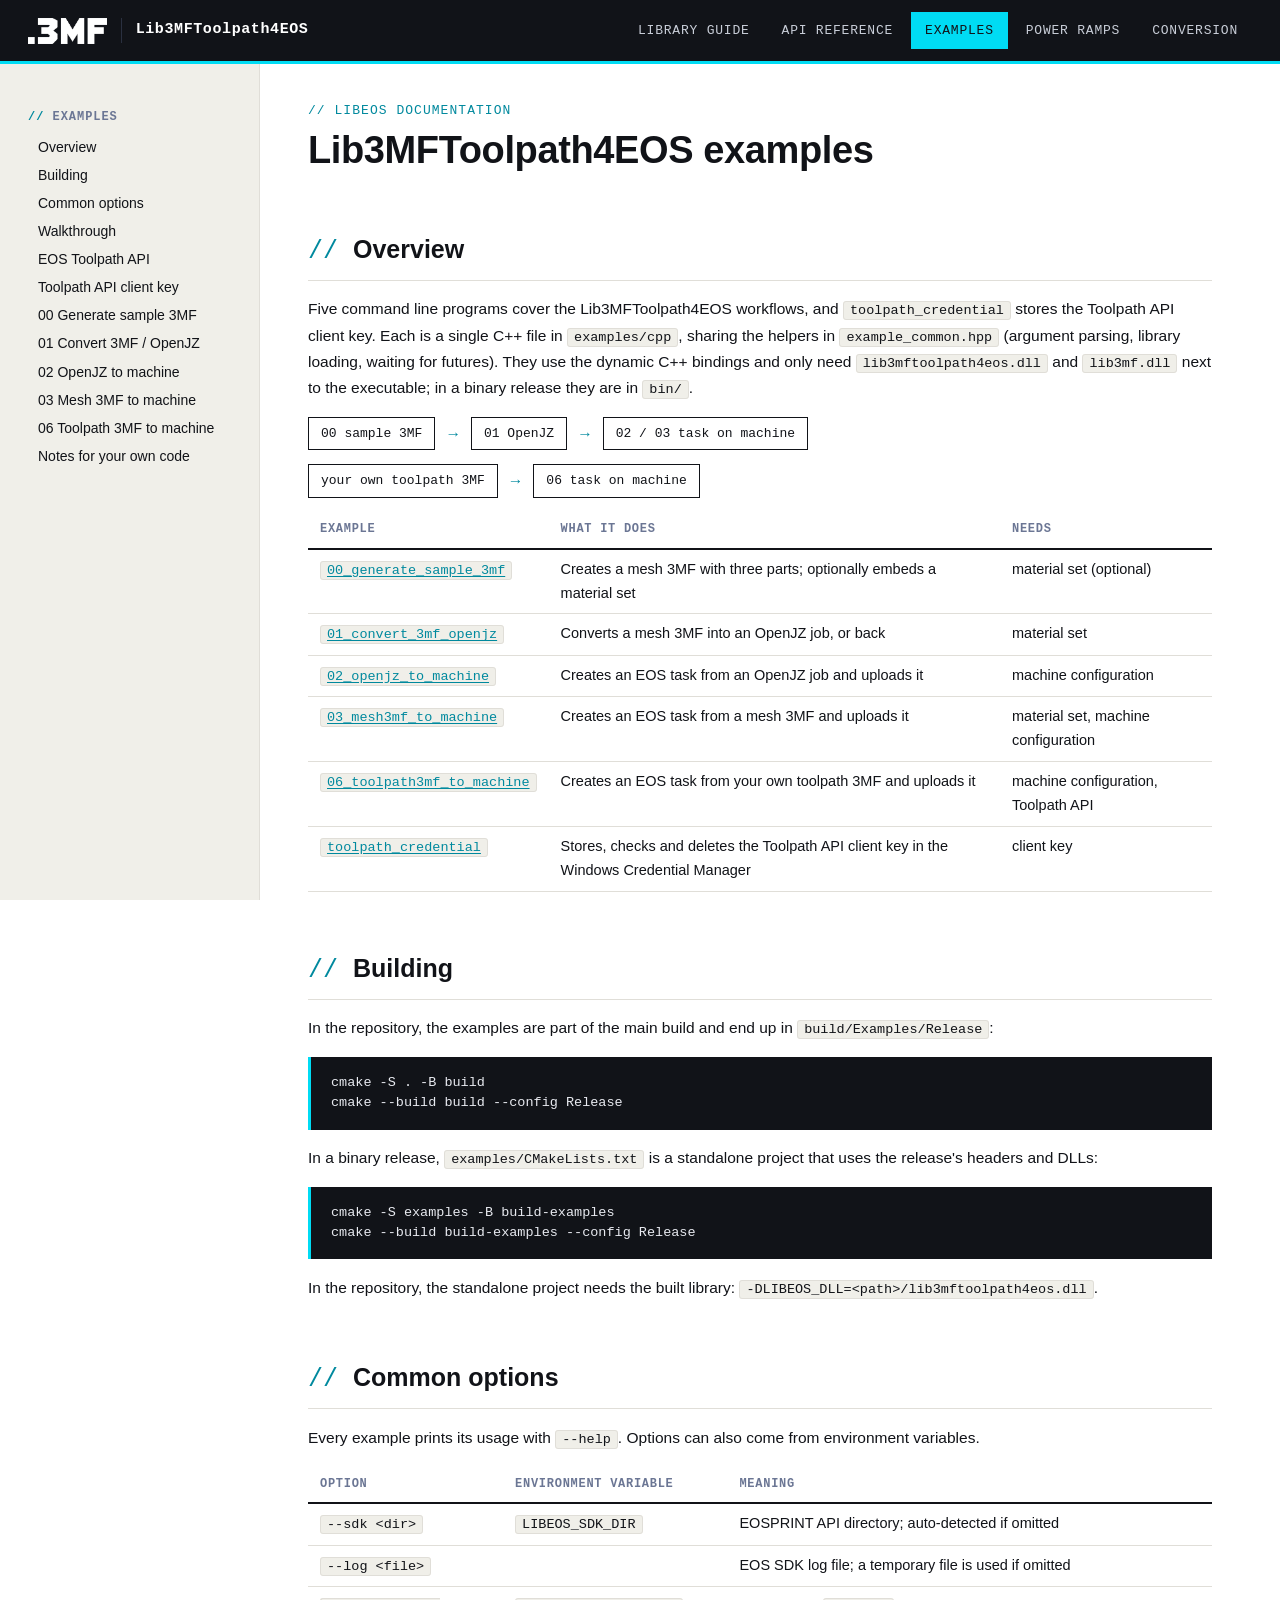
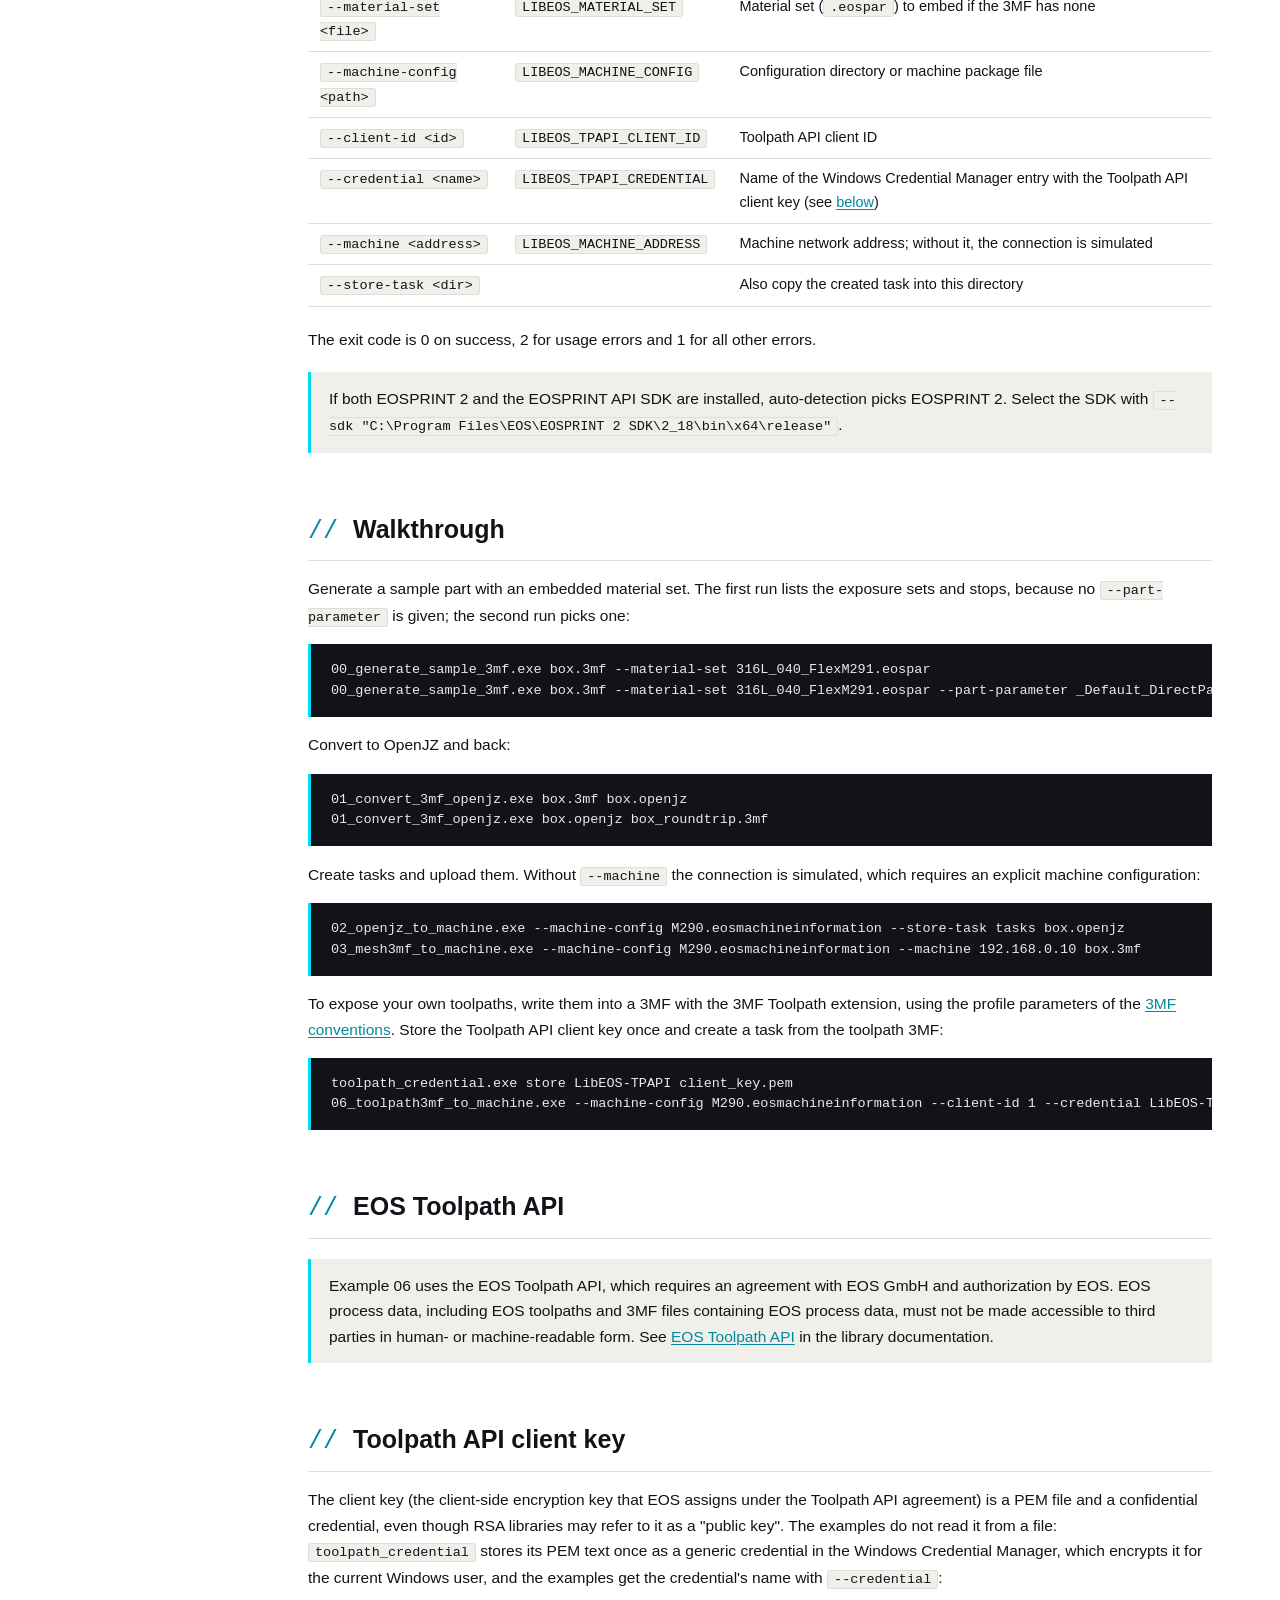
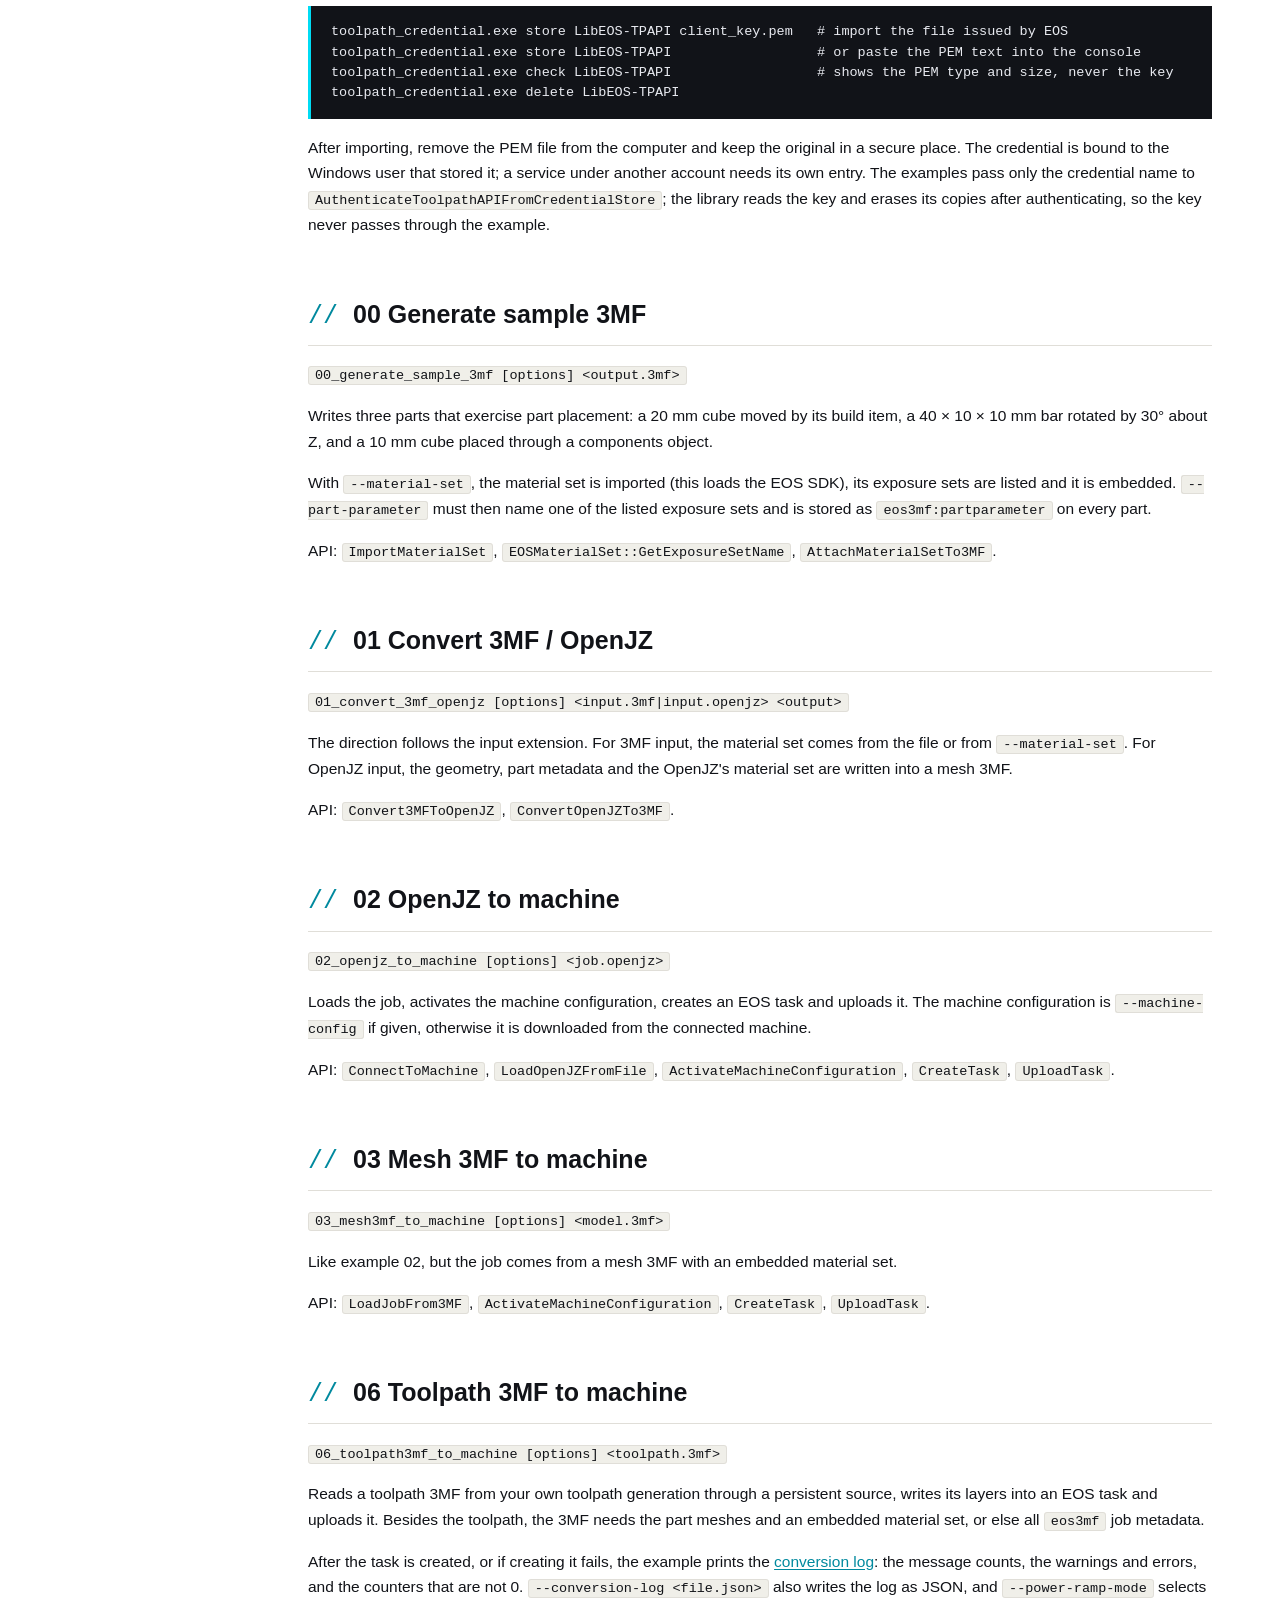
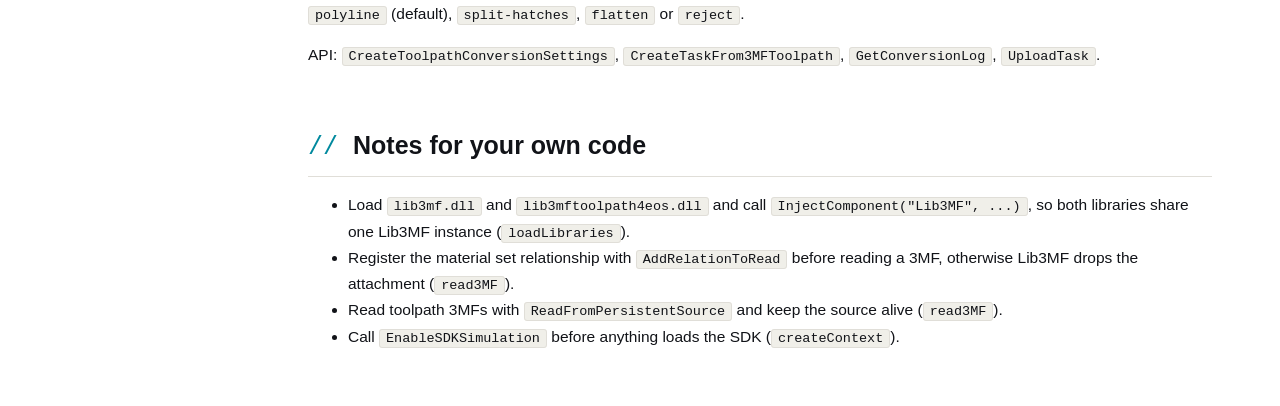
<file: Documentation/examples.html>
<!DOCTYPE html>
<html lang="en">
<head>
<meta charset="utf-8">
<title>Lib3MFToolpath4EOS examples</title>
<link rel="stylesheet" href="style.css">
</head>
<body>
<header class="site"><a class="brand" href="index.html"><img src="images/3mf-logo.png" alt=".3MF"><span>Lib3MFToolpath4EOS</span></a><nav><a href="index.html">Library guide</a><a href="api.html">API reference</a><a href="examples.html" class="active">Examples</a><a href="power-ramps.html">Power ramps</a><a href="conversion.html">Conversion</a></nav></header>
<div class="layout">
<aside class="toc">
<h3>Examples</h3>
<ul>
<li><a href="#overview">Overview</a></li>
<li><a href="#building">Building</a></li>
<li><a href="#options">Common options</a></li>
<li><a href="#walkthrough">Walkthrough</a></li>
<li><a href="#tpapi">EOS Toolpath API</a></li>
<li><a href="#credential">Toolpath API client key</a></li>
<li><a href="#ex00">00 Generate sample 3MF</a></li>
<li><a href="#ex01">01 Convert 3MF / OpenJZ</a></li>
<li><a href="#ex02">02 OpenJZ to machine</a></li>
<li><a href="#ex03">03 Mesh 3MF to machine</a></li>
<li><a href="#ex06">06 Toolpath 3MF to machine</a></li>
<li><a href="#owncode">Notes for your own code</a></li>
</ul>
</aside>
<main>

<h1>Lib3MFToolpath4EOS examples</h1>

<section id="overview">
<h2>Overview</h2>
<p>Five command line programs cover the Lib3MFToolpath4EOS workflows, and <code>toolpath_credential</code> stores the
Toolpath API client key. Each is a single C++ file in <code>examples/cpp</code>,
sharing the helpers in <code>example_common.hpp</code> (argument parsing, library loading, waiting for futures).
They use the dynamic C++ bindings and only need <code>lib3mftoolpath4eos.dll</code> and <code>lib3mf.dll</code> next to the
executable; in a binary release they are in <code>bin/</code>.</p>
<div class="flow"><span>00 sample 3MF</span><b>&rarr;</b><span>01 OpenJZ</span><b>&rarr;</b><span>02 / 03 task on machine</span></div>
<div class="flow"><span>your own toolpath 3MF</span><b>&rarr;</b><span>06 task on machine</span></div>
<table>
<tr><th>Example</th><th>What it does</th><th>Needs</th></tr>
<tr><td><a href="#ex00"><code>00_generate_sample_3mf</code></a></td><td>Creates a mesh 3MF with three parts; optionally embeds a material set</td><td>material set (optional)</td></tr>
<tr><td><a href="#ex01"><code>01_convert_3mf_openjz</code></a></td><td>Converts a mesh 3MF into an OpenJZ job, or back</td><td>material set</td></tr>
<tr><td><a href="#ex02"><code>02_openjz_to_machine</code></a></td><td>Creates an EOS task from an OpenJZ job and uploads it</td><td>machine configuration</td></tr>
<tr><td><a href="#ex03"><code>03_mesh3mf_to_machine</code></a></td><td>Creates an EOS task from a mesh 3MF and uploads it</td><td>material set, machine configuration</td></tr>
<tr><td><a href="#ex06"><code>06_toolpath3mf_to_machine</code></a></td><td>Creates an EOS task from your own toolpath 3MF and uploads it</td><td>machine configuration, Toolpath API</td></tr>
<tr><td><a href="#credential"><code>toolpath_credential</code></a></td><td>Stores, checks and deletes the Toolpath API client key in the Windows Credential Manager</td><td>client key</td></tr>
</table>
</section>

<section id="building">
<h2>Building</h2>
<p>In the repository, the examples are part of the main build and end up in <code>build/Examples/Release</code>:</p>
<pre><code>cmake -S . -B build
cmake --build build --config Release</code></pre>
<p>In a binary release, <code>examples/CMakeLists.txt</code> is a standalone project that uses the release's headers
and DLLs:</p>
<pre><code>cmake -S examples -B build-examples
cmake --build build-examples --config Release</code></pre>
<p>In the repository, the standalone project needs the built library: <code>-DLIBEOS_DLL=&lt;path&gt;/lib3mftoolpath4eos.dll</code>.</p>
</section>

<section id="options">
<h2>Common options</h2>
<p>Every example prints its usage with <code>--help</code>. Options can also come from environment variables.</p>
<table>
<tr><th>Option</th><th>Environment variable</th><th>Meaning</th></tr>
<tr><td><code>--sdk &lt;dir&gt;</code></td><td><code>LIBEOS_SDK_DIR</code></td><td>EOSPRINT API directory; auto-detected if omitted</td></tr>
<tr><td><code>--log &lt;file&gt;</code></td><td></td><td>EOS SDK log file; a temporary file is used if omitted</td></tr>
<tr><td><code>--material-set &lt;file&gt;</code></td><td><code>LIBEOS_MATERIAL_SET</code></td><td>Material set (<code>.eospar</code>) to embed if the 3MF has none</td></tr>
<tr><td><code>--machine-config &lt;path&gt;</code></td><td><code>LIBEOS_MACHINE_CONFIG</code></td><td>Configuration directory or machine package file</td></tr>
<tr><td><code>--client-id &lt;id&gt;</code></td><td><code>LIBEOS_TPAPI_CLIENT_ID</code></td><td>Toolpath API client ID</td></tr>
<tr><td><code>--credential &lt;name&gt;</code></td><td><code>LIBEOS_TPAPI_CREDENTIAL</code></td><td>Name of the Windows Credential Manager entry with the Toolpath API client key (see <a href="#credential">below</a>)</td></tr>
<tr><td><code>--machine &lt;address&gt;</code></td><td><code>LIBEOS_MACHINE_ADDRESS</code></td><td>Machine network address; without it, the connection is simulated</td></tr>
<tr><td><code>--store-task &lt;dir&gt;</code></td><td></td><td>Also copy the created task into this directory</td></tr>
</table>
<p>The exit code is 0 on success, 2 for usage errors and 1 for all other errors.</p>
<div class="note">If both EOSPRINT 2 and the EOSPRINT API SDK are installed, auto-detection picks EOSPRINT 2.
Select the SDK with <code>--sdk "C:\Program Files\EOS\EOSPRINT 2 SDK\2_18\bin\x64\release"</code>.</div>
</section>

<section id="walkthrough">
<h2>Walkthrough</h2>
<p>Generate a sample part with an embedded material set. The first run lists the exposure sets and stops, because no
<code>--part-parameter</code> is given; the second run picks one:</p>
<pre><code>00_generate_sample_3mf.exe box.3mf --material-set 316L_040_FlexM291.eospar
00_generate_sample_3mf.exe box.3mf --material-set 316L_040_FlexM291.eospar --part-parameter _Default_DirectPart</code></pre>
<p>Convert to OpenJZ and back:</p>
<pre><code>01_convert_3mf_openjz.exe box.3mf box.openjz
01_convert_3mf_openjz.exe box.openjz box_roundtrip.3mf</code></pre>
<p>Create tasks and upload them. Without <code>--machine</code> the connection is simulated, which requires an explicit
machine configuration:</p>
<pre><code>02_openjz_to_machine.exe --machine-config M290.eosmachineinformation --store-task tasks box.openjz
03_mesh3mf_to_machine.exe --machine-config M290.eosmachineinformation --machine 192.168.0.10 box.3mf</code></pre>
<p>To expose your own toolpaths, write them into a 3MF with the 3MF Toolpath extension, using the profile parameters of
the <a href="index.html#conventions">3MF conventions</a>. Store the Toolpath API client key once and create a task from
the toolpath 3MF:</p>
<pre><code>toolpath_credential.exe store LibEOS-TPAPI client_key.pem
06_toolpath3mf_to_machine.exe --machine-config M290.eosmachineinformation --client-id 1 --credential LibEOS-TPAPI my.toolpath.3mf</code></pre>
</section>

<section id="tpapi">
<h2>EOS Toolpath API</h2>
<div class="note">Example 06 uses the EOS Toolpath API, which requires an
agreement with EOS GmbH and authorization by EOS. EOS process data, including EOS toolpaths and 3MF files containing EOS
process data, must not be made accessible to third parties in human- or machine-readable form. See
<a href="index.html#overview">EOS Toolpath API</a> in the library documentation.</div>
</section>

<section id="credential">
<h2>Toolpath API client key</h2>
<p>The client key (the client-side encryption key that EOS assigns under the Toolpath API agreement) is a PEM file and a
confidential credential, even though RSA libraries may refer to it as a "public key". The examples
do not read it from a file: <code>toolpath_credential</code> stores its PEM text once as a generic credential in the
Windows Credential Manager, which encrypts it for the current Windows user, and the examples get the credential's name
with <code>--credential</code>:</p>
<pre><code>toolpath_credential.exe store LibEOS-TPAPI client_key.pem   # import the file issued by EOS
toolpath_credential.exe store LibEOS-TPAPI                  # or paste the PEM text into the console
toolpath_credential.exe check LibEOS-TPAPI                  # shows the PEM type and size, never the key
toolpath_credential.exe delete LibEOS-TPAPI</code></pre>
<p>After importing, remove the PEM file from the computer and keep the original in a secure place. The credential is bound
to the Windows user that stored it; a service under another account needs its own entry. The examples pass only the
credential name to <code>AuthenticateToolpathAPIFromCredentialStore</code>; the library reads the key and erases its copies
after authenticating, so the key never passes through the example.</p>
</section>

<section id="ex00">
<h2>00 Generate sample 3MF</h2>
<p><code>00_generate_sample_3mf [options] &lt;output.3mf&gt;</code></p>
<p>Writes three parts that exercise part placement: a 20&nbsp;mm cube moved by its build item, a 40&nbsp;&times;&nbsp;10&nbsp;&times;&nbsp;10&nbsp;mm
bar rotated by 30&deg; about Z, and a 10&nbsp;mm cube placed through a components object.</p>
<p>With <code>--material-set</code>, the material set is imported (this loads the EOS SDK), its exposure sets are listed
and it is embedded. <code>--part-parameter</code> must then name one of the listed exposure sets and is stored as
<code>eos3mf:partparameter</code> on every part.</p>
<p>API: <code>ImportMaterialSet</code>, <code>EOSMaterialSet::GetExposureSetName</code>, <code>AttachMaterialSetTo3MF</code>.</p>
</section>

<section id="ex01">
<h2>01 Convert 3MF / OpenJZ</h2>
<p><code>01_convert_3mf_openjz [options] &lt;input.3mf|input.openjz&gt; &lt;output&gt;</code></p>
<p>The direction follows the input extension. For 3MF input, the material set comes from the file or from
<code>--material-set</code>. For OpenJZ input, the geometry, part metadata and the OpenJZ's material set are written into a
mesh 3MF.</p>
<p>API: <code>Convert3MFToOpenJZ</code>, <code>ConvertOpenJZTo3MF</code>.</p>
</section>

<section id="ex02">
<h2>02 OpenJZ to machine</h2>
<p><code>02_openjz_to_machine [options] &lt;job.openjz&gt;</code></p>
<p>Loads the job, activates the machine configuration, creates an EOS task and uploads it. The machine configuration is
<code>--machine-config</code> if given, otherwise it is downloaded from the connected machine.</p>
<p>API: <code>ConnectToMachine</code>, <code>LoadOpenJZFromFile</code>, <code>ActivateMachineConfiguration</code>,
<code>CreateTask</code>, <code>UploadTask</code>.</p>
</section>

<section id="ex03">
<h2>03 Mesh 3MF to machine</h2>
<p><code>03_mesh3mf_to_machine [options] &lt;model.3mf&gt;</code></p>
<p>Like example 02, but the job comes from a mesh 3MF with an embedded material set.</p>
<p>API: <code>LoadJobFrom3MF</code>, <code>ActivateMachineConfiguration</code>, <code>CreateTask</code>, <code>UploadTask</code>.</p>
</section>

<section id="ex06">
<h2>06 Toolpath 3MF to machine</h2>
<p><code>06_toolpath3mf_to_machine [options] &lt;toolpath.3mf&gt;</code></p>
<p>Reads a toolpath 3MF from your own toolpath generation through a persistent source, writes its layers into an EOS task
and uploads it. Besides the toolpath, the 3MF needs the part meshes and an embedded material set, or else all
<code>eos3mf</code> job metadata.</p>
<p>After the task is created, or if creating it fails, the example prints the
<a href="conversion.html#log">conversion log</a>: the message counts, the warnings and errors, and the counters that are not 0.
<code>--conversion-log &lt;file.json&gt;</code> also writes the log as JSON, and <code>--power-ramp-mode</code> selects
<code>polyline</code> (default), <code>split-hatches</code>, <code>flatten</code> or <code>reject</code>.</p>
<p>API: <code>CreateToolpathConversionSettings</code>, <code>CreateTaskFrom3MFToolpath</code>, <code>GetConversionLog</code>, <code>UploadTask</code>.</p>
</section>

<section id="owncode">
<h2>Notes for your own code</h2>
<ul>
<li>Load <code>lib3mf.dll</code> and <code>lib3mftoolpath4eos.dll</code> and call <code>InjectComponent("Lib3MF", ...)</code>, so both
libraries share one Lib3MF instance (<code>loadLibraries</code>).</li>
<li>Register the material set relationship with <code>AddRelationToRead</code> before reading a 3MF, otherwise Lib3MF drops
the attachment (<code>read3MF</code>).</li>
<li>Read toolpath 3MFs with <code>ReadFromPersistentSource</code> and keep the source alive (<code>read3MF</code>).</li>
<li>Call <code>EnableSDKSimulation</code> before anything loads the SDK (<code>createContext</code>).</li>
</ul>
</section>

</main>
</div>
</body>
</html>
</file>
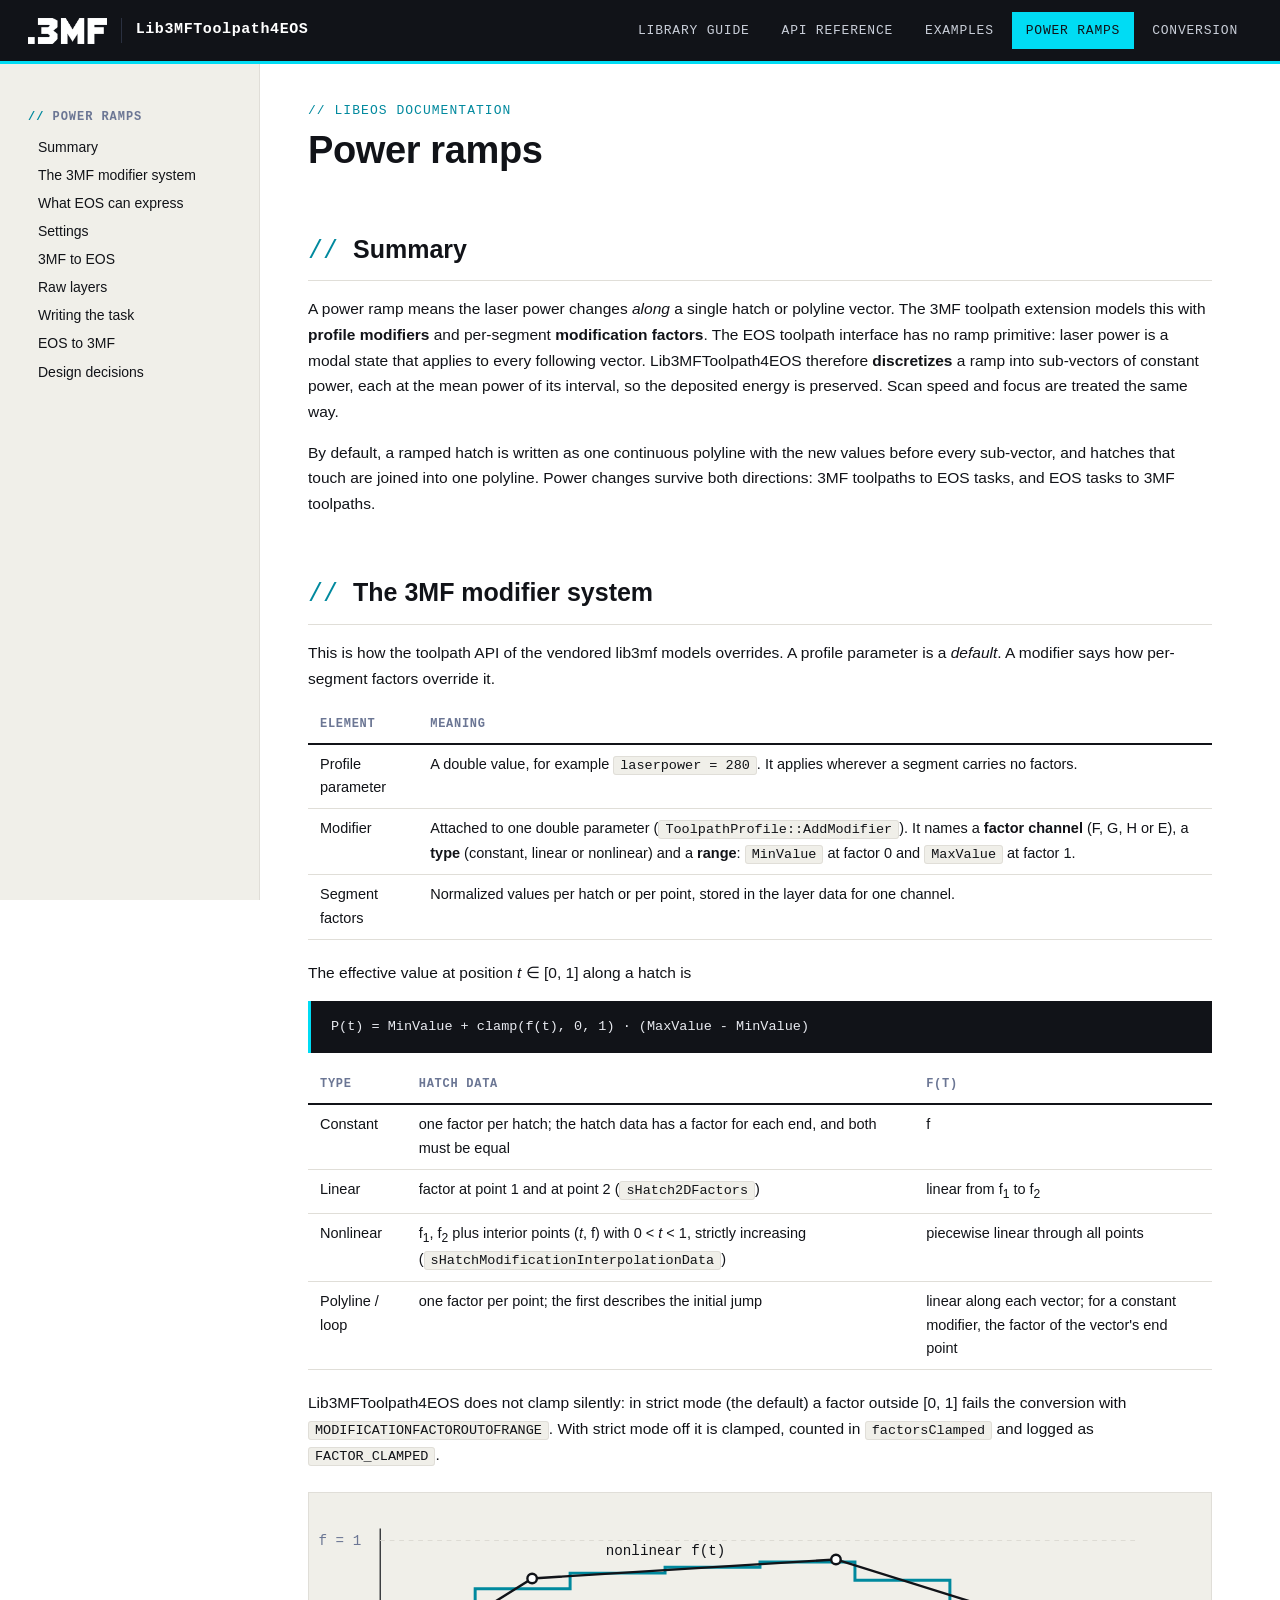
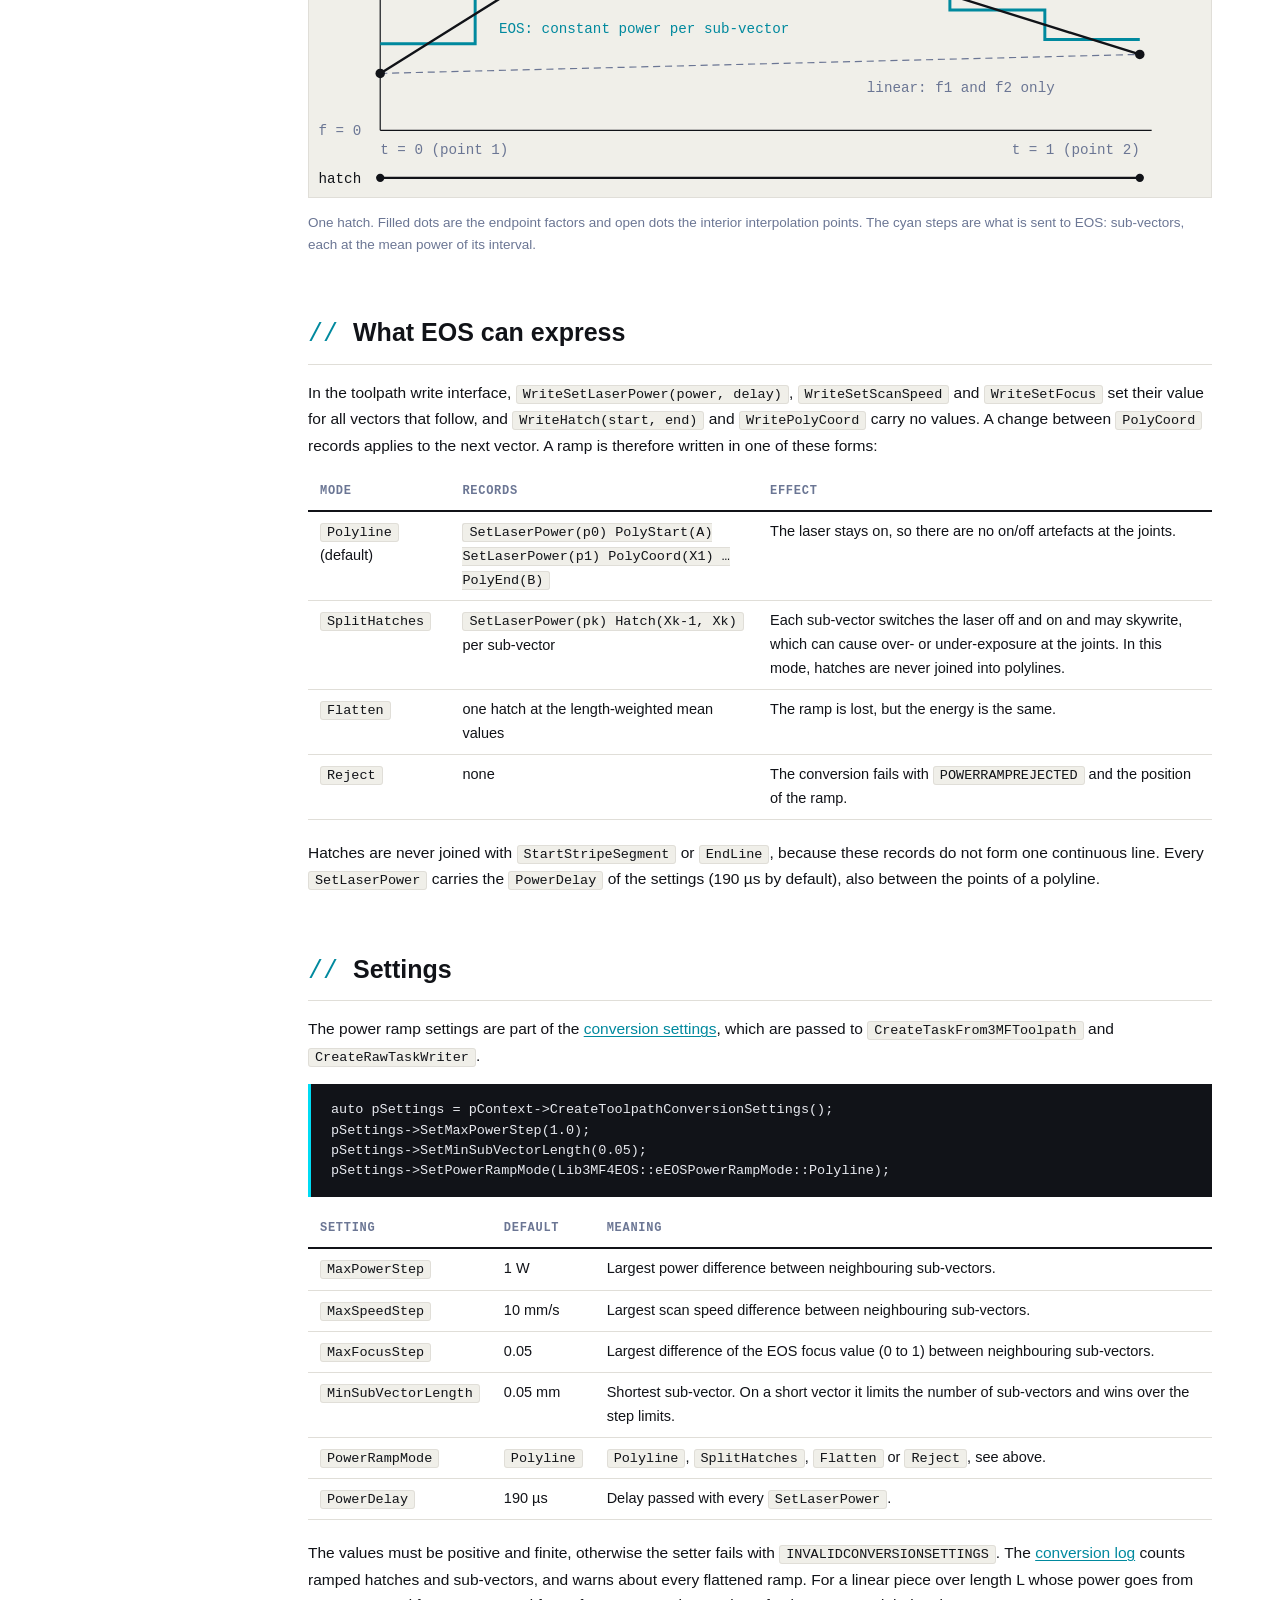
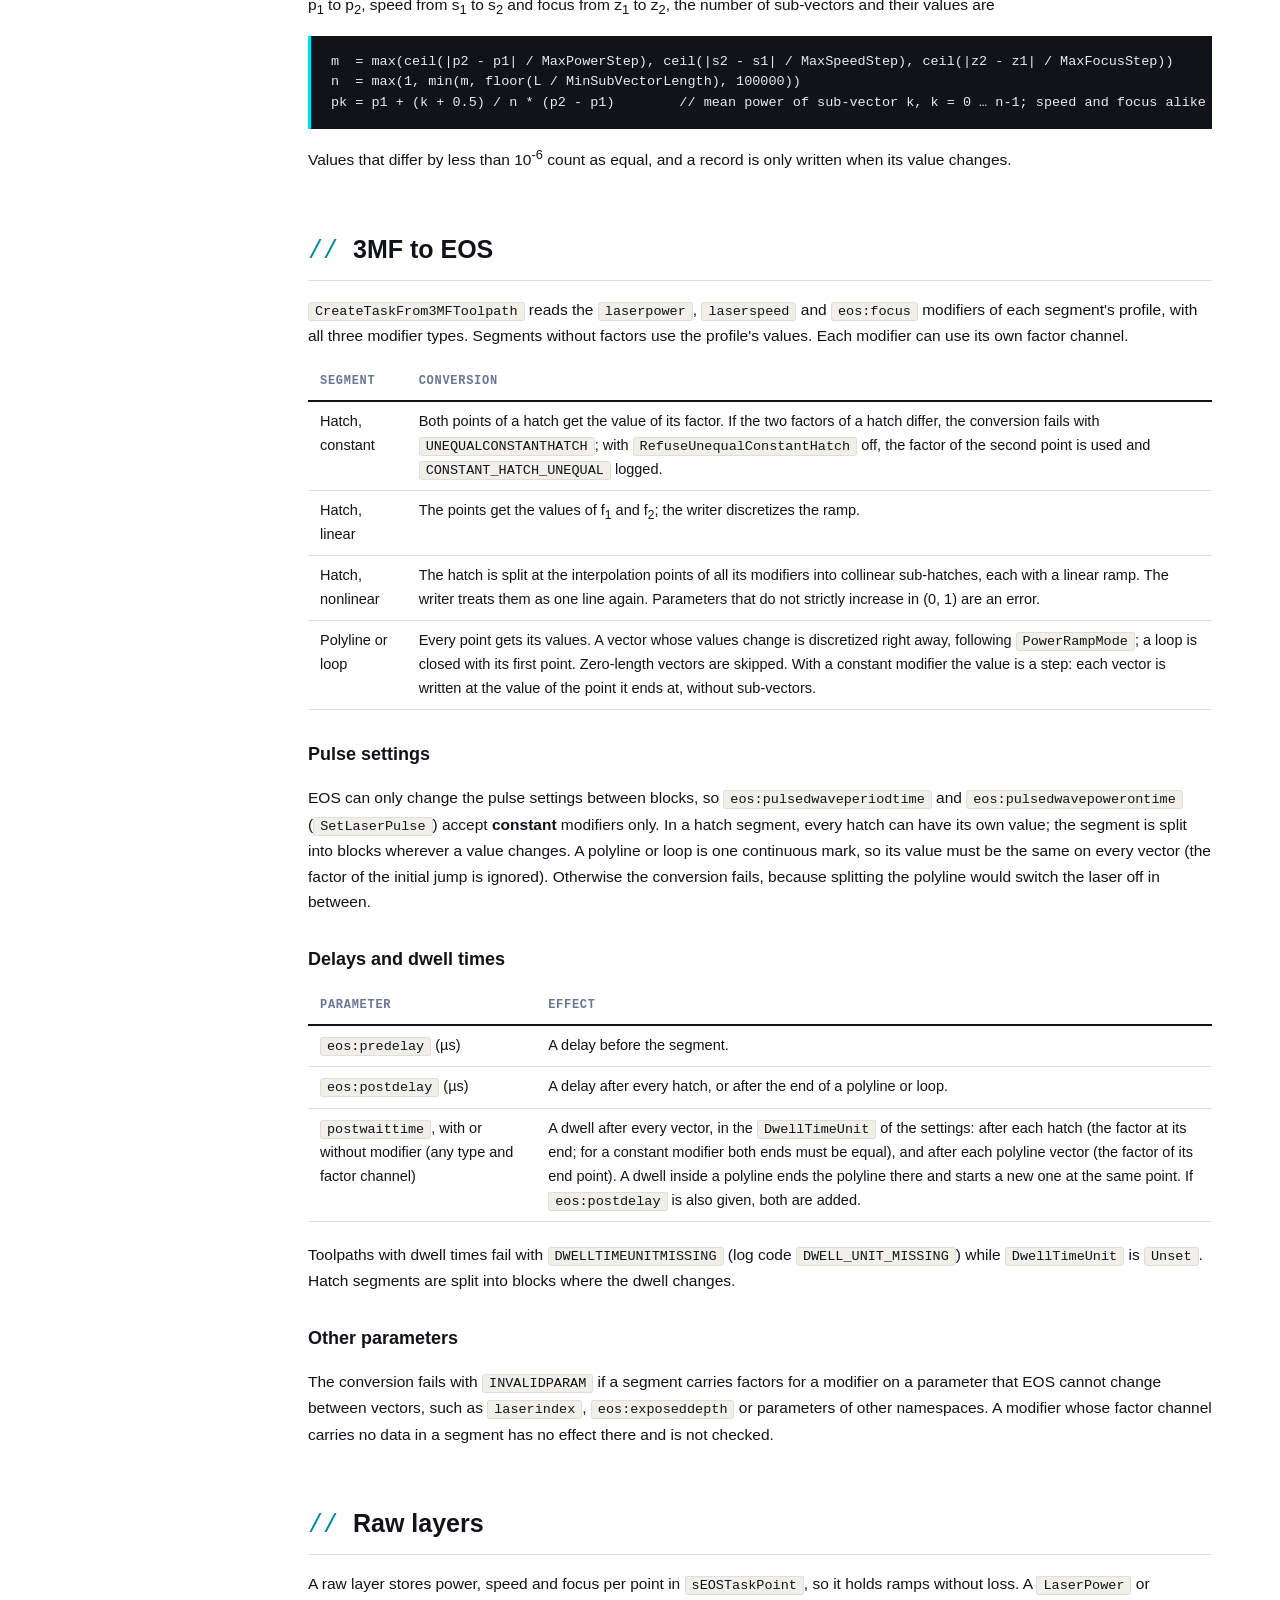
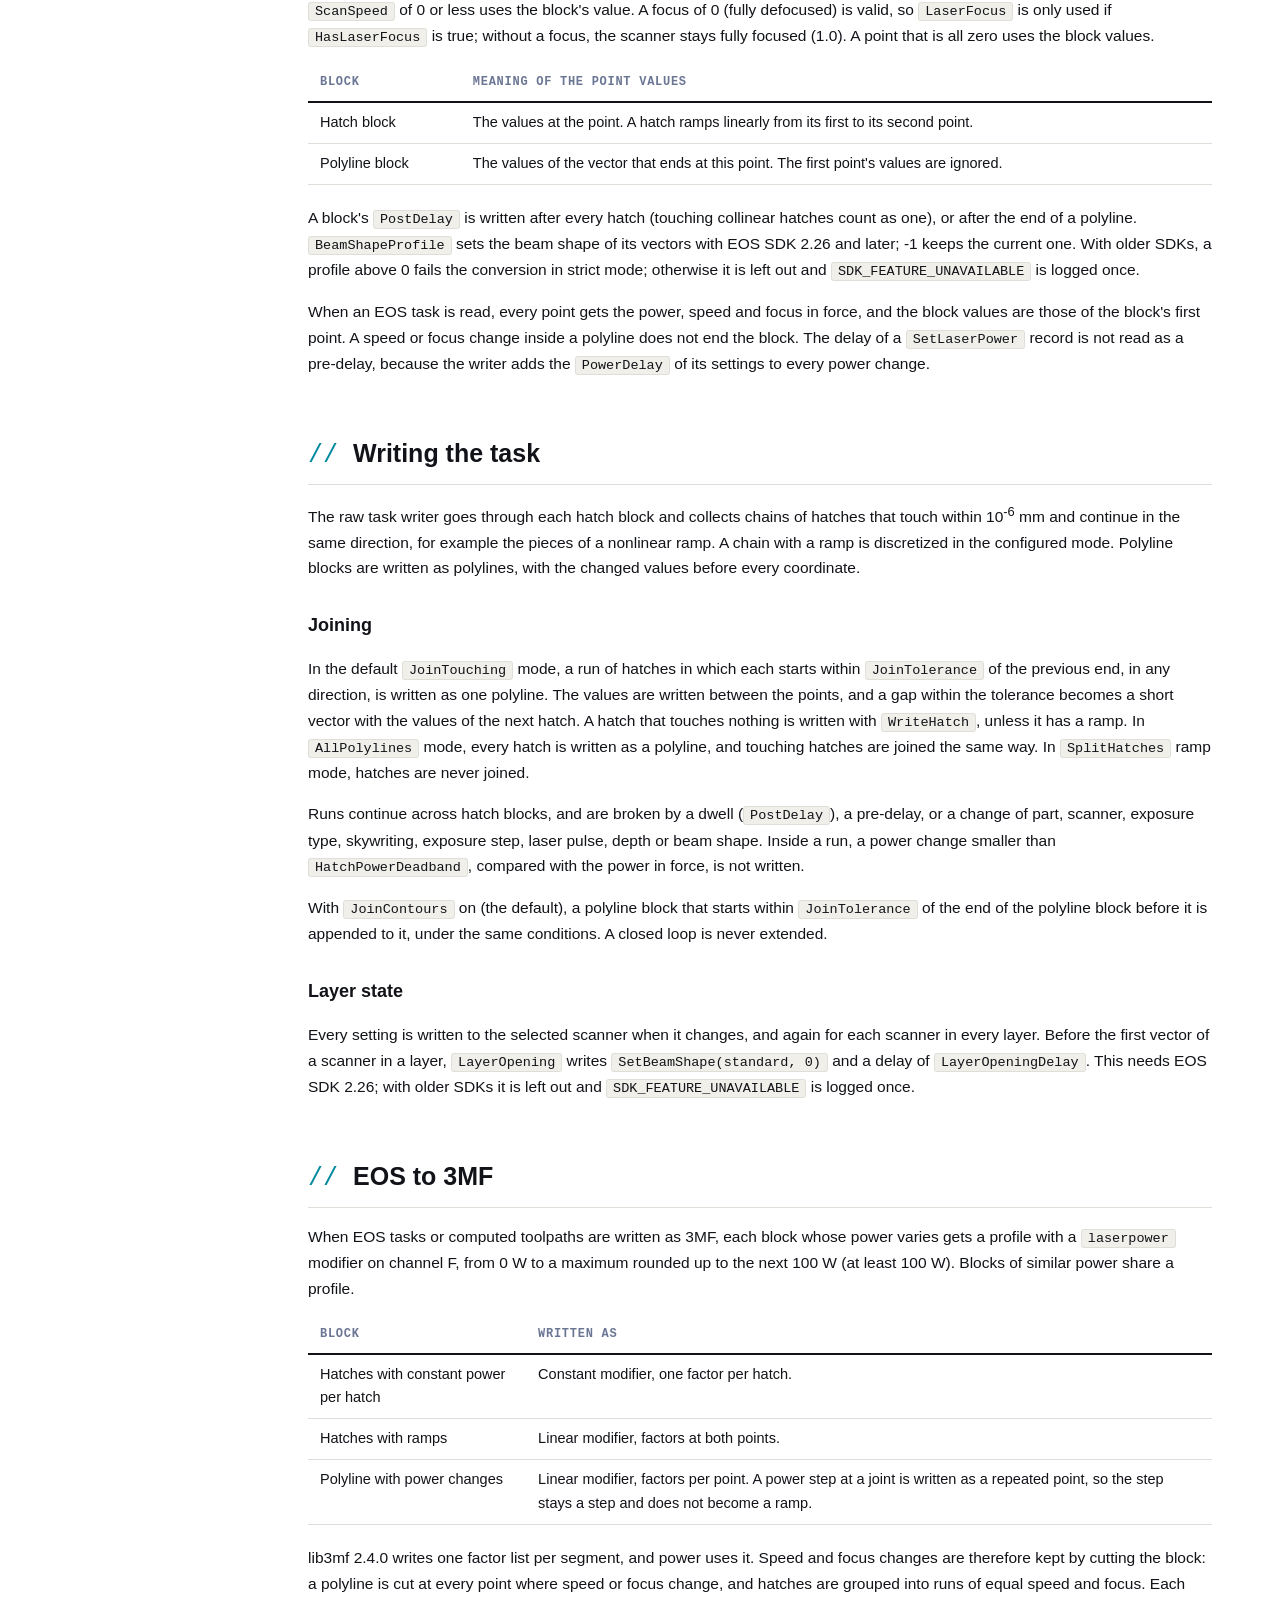
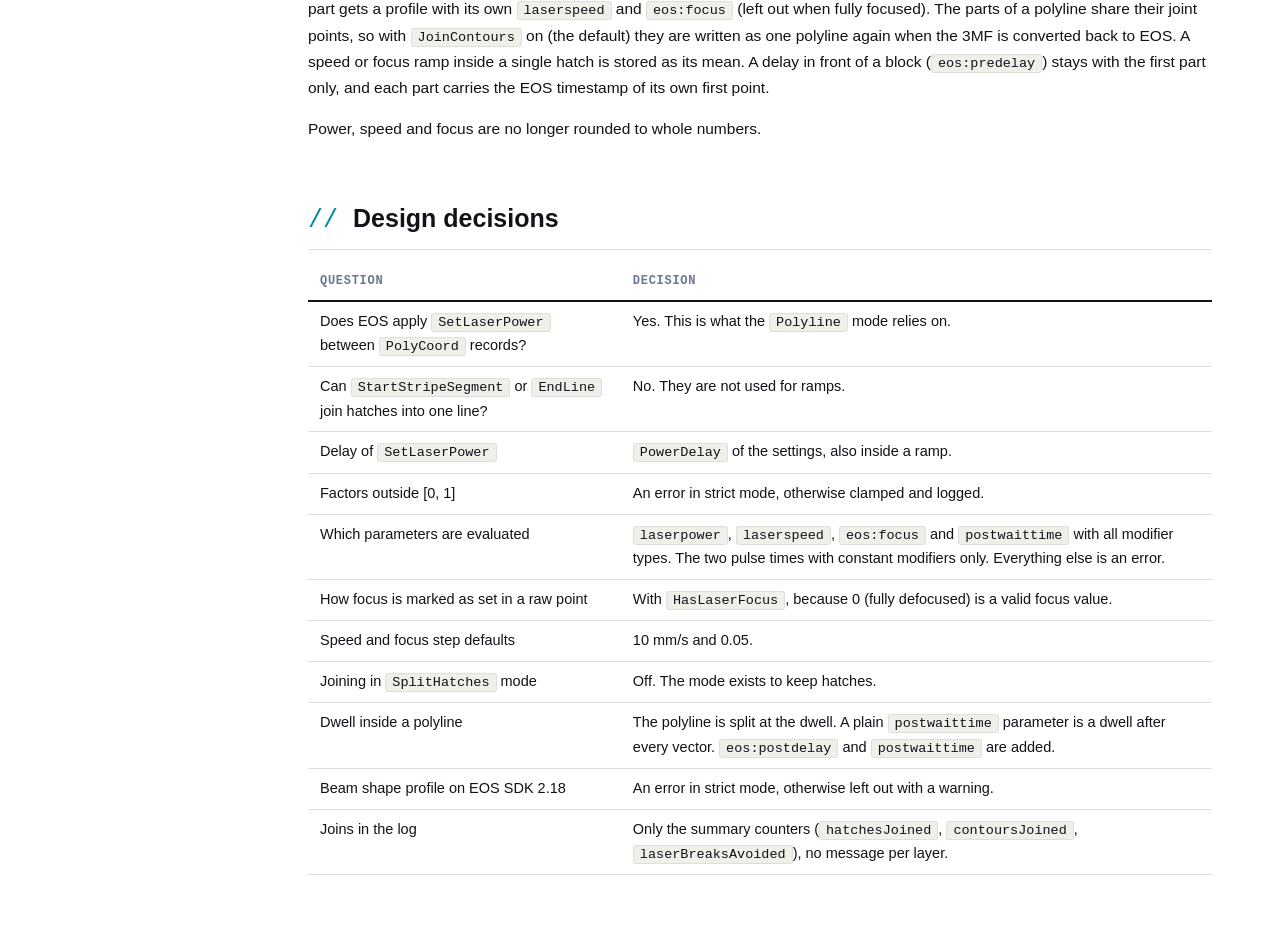
<file: Documentation/power-ramps.html>
<!DOCTYPE html>
<html lang="en">
<head>
<meta charset="utf-8">
<title>Lib3MFToolpath4EOS power ramps</title>
<link rel="stylesheet" href="style.css">
<style>
	figure { margin: 24px 0; }
	figure svg { width: 100%; height: auto; background: var(--paper-warm); border: 1px solid var(--line); }
	figcaption { margin-top: 6px; font-size: 13.5px; color: var(--muted); }
</style>
</head>
<body>
<header class="site"><a class="brand" href="index.html"><img src="images/3mf-logo.png" alt=".3MF"><span>Lib3MFToolpath4EOS</span></a><nav><a href="index.html">Library guide</a><a href="api.html">API reference</a><a href="examples.html">Examples</a><a href="power-ramps.html" class="active">Power ramps</a><a href="conversion.html">Conversion</a></nav></header>
<div class="layout">
<aside class="toc">
<h3>Power ramps</h3>
<ul>
<li><a href="#summary">Summary</a></li>
<li><a href="#modifiers">The 3MF modifier system</a></li>
<li><a href="#eos">What EOS can express</a></li>
<li><a href="#settings">Settings</a></li>
<li><a href="#to-eos">3MF to EOS</a></li>
<li><a href="#raw">Raw layers</a></li>
<li><a href="#writer">Writing the task</a></li>
<li><a href="#to-3mf">EOS to 3MF</a></li>
<li><a href="#decisions">Design decisions</a></li>
</ul>
</aside>
<main>

<h1>Power ramps</h1>

<section id="summary">
<h2>Summary</h2>
<p>A power ramp means the laser power changes <em>along</em> a single hatch or polyline vector. The 3MF toolpath
extension models this with <b>profile modifiers</b> and per-segment <b>modification factors</b>. The EOS toolpath
interface has no ramp primitive: laser power is a modal state that applies to every following vector. Lib3MFToolpath4EOS
therefore <b>discretizes</b> a ramp into sub-vectors of constant power, each at the mean power of its interval,
so the deposited energy is preserved. Scan speed and focus are treated the same way.</p>
<p>By default, a ramped hatch is written as one continuous polyline with the new values before every sub-vector,
and hatches that touch are joined into one polyline. Power changes survive both directions: 3MF toolpaths to EOS tasks,
and EOS tasks to 3MF toolpaths.</p>
</section>

<section id="modifiers">
<h2>The 3MF modifier system</h2>
<p>This is how the toolpath API of the vendored lib3mf models overrides. A profile parameter is a
<em>default</em>. A modifier says how per-segment factors override it.</p>
<table>
<tr><th>Element</th><th>Meaning</th></tr>
<tr><td>Profile parameter</td><td>A double value, for example <code>laserpower = 280</code>. It applies wherever a segment carries no factors.</td></tr>
<tr><td>Modifier</td><td>Attached to one double parameter (<code>ToolpathProfile::AddModifier</code>). It names a
<b>factor channel</b> (F, G, H or E), a <b>type</b> (constant, linear or nonlinear) and a <b>range</b>: <code>MinValue</code>
at factor 0 and <code>MaxValue</code> at factor 1.</td></tr>
<tr><td>Segment factors</td><td>Normalized values per hatch or per point, stored in the layer data for one channel.</td></tr>
</table>
<p>The effective value at position <i>t</i> &isin; [0, 1] along a hatch is</p>
<pre><code>P(t) = MinValue + clamp(f(t), 0, 1) &middot; (MaxValue - MinValue)</code></pre>
<table>
<tr><th>Type</th><th>Hatch data</th><th>f(t)</th></tr>
<tr><td>Constant</td><td>one factor per hatch; the hatch data has a factor for each end, and both must be equal</td><td>f</td></tr>
<tr><td>Linear</td><td>factor at point 1 and at point 2 (<code>sHatch2DFactors</code>)</td><td>linear from f<sub>1</sub> to f<sub>2</sub></td></tr>
<tr><td>Nonlinear</td><td>f<sub>1</sub>, f<sub>2</sub> plus interior points (<i>t</i>, f) with 0 &lt; <i>t</i> &lt; 1, strictly increasing (<code>sHatchModificationInterpolationData</code>)</td><td>piecewise linear through all points</td></tr>
<tr><td>Polyline / loop</td><td>one factor per point; the first describes the initial jump</td><td>linear along each vector; for a constant modifier, the factor of the vector's end point</td></tr>
</table>
<p>Lib3MFToolpath4EOS does not clamp silently: in strict mode (the default) a factor outside [0, 1] fails the conversion with
<code>MODIFICATIONFACTOROUTOFRANGE</code>. With strict mode off it is clamped, counted in <code>factorsClamped</code>
and logged as <code>FACTOR_CLAMPED</code>.</p>

<figure>
<svg viewBox="0 0 760 256" xmlns="http://www.w3.org/2000/svg" font-family="IBM Plex Mono, Consolas, monospace" font-size="12">
	<line x1="60" y1="200" x2="710" y2="200" stroke="#111318"/>
	<line x1="60" y1="30" x2="60" y2="200" stroke="#111318"/>
	<line x1="60" y1="40" x2="700" y2="40" stroke="#dddbd4" stroke-dasharray="4 4"/>
	<text x="8" y="44" fill="#6b7694">f = 1</text>
	<text x="8" y="204" fill="#6b7694">f = 0</text>
	<text x="60" y="220" fill="#6b7694">t = 0 (point 1)</text>
	<text x="700" y="220" fill="#6b7694" text-anchor="end">t = 1 (point 2)</text>
	<line x1="60" y1="152" x2="700" y2="136" stroke="#6b7694" stroke-dasharray="6 4"/>
	<path d="M60,127 H140 V80.6 H220 V67.5 H300 V62.6 H380 V58.1 H460 V73.5 H540 V98.5 H620 V123.5 H700" fill="none" stroke="#00899e" stroke-width="2.5"/>
	<polyline points="60,152 188,72 444,56 700,136" fill="none" stroke="#111318" stroke-width="2"/>
	<circle cx="60" cy="152" r="4" fill="#111318"/>
	<circle cx="188" cy="72" r="4" fill="#fff" stroke="#111318" stroke-width="2"/>
	<circle cx="444" cy="56" r="4" fill="#fff" stroke="#111318" stroke-width="2"/>
	<circle cx="700" cy="136" r="4" fill="#111318"/>
	<text x="250" y="52" fill="#111318">nonlinear f(t)</text>
	<text x="470" y="168" fill="#6b7694">linear: f1 and f2 only</text>
	<text x="160" y="118" fill="#00899e">EOS: constant power per sub-vector</text>
	<text x="8" y="244" fill="#111318">hatch</text>
	<line x1="60" y1="240" x2="700" y2="240" stroke="#111318" stroke-width="2"/>
	<circle cx="60" cy="240" r="3.5" fill="#111318"/>
	<circle cx="700" cy="240" r="3.5" fill="#111318"/>
</svg>
<figcaption>One hatch. Filled dots are the endpoint factors and open dots the interior interpolation points.
The cyan steps are what is sent to EOS: sub-vectors, each at the mean power of its interval.</figcaption>
</figure>
</section>

<section id="eos">
<h2>What EOS can express</h2>
<p>In the toolpath write interface, <code>WriteSetLaserPower(power, delay)</code>, <code>WriteSetScanSpeed</code> and
<code>WriteSetFocus</code> set their value for all vectors that follow, and <code>WriteHatch(start, end)</code> and
<code>WritePolyCoord</code> carry no values. A change between <code>PolyCoord</code> records applies to the next vector.
A ramp is therefore written in one of these forms:</p>
<table>
<tr><th>Mode</th><th>Records</th><th>Effect</th></tr>
<tr><td><code>Polyline</code> (default)</td><td><code>SetLaserPower(p0) PolyStart(A) SetLaserPower(p1) PolyCoord(X1) &hellip; PolyEnd(B)</code></td>
<td>The laser stays on, so there are no on/off artefacts at the joints.</td></tr>
<tr><td><code>SplitHatches</code></td><td><code>SetLaserPower(pk) Hatch(Xk-1, Xk)</code> per sub-vector</td>
<td>Each sub-vector switches the laser off and on and may skywrite, which can cause over- or under-exposure at the joints.
In this mode, hatches are never joined into polylines.</td></tr>
<tr><td><code>Flatten</code></td><td>one hatch at the length-weighted mean values</td><td>The ramp is lost, but the energy is the same.</td></tr>
<tr><td><code>Reject</code></td><td>none</td><td>The conversion fails with <code>POWERRAMPREJECTED</code> and the position of the ramp.</td></tr>
</table>
<p>Hatches are never joined with <code>StartStripeSegment</code> or <code>EndLine</code>, because these records do not form
one continuous line. Every <code>SetLaserPower</code> carries the <code>PowerDelay</code> of the settings (190&nbsp;&micro;s by
default), also between the points of a polyline.</p>
</section>

<section id="settings">
<h2>Settings</h2>
<p>The power ramp settings are part of the <a href="conversion.html">conversion settings</a>, which are passed to
<code>CreateTaskFrom3MFToolpath</code> and <code>CreateRawTaskWriter</code>.</p>
<pre><code>auto pSettings = pContext-&gt;CreateToolpathConversionSettings();
pSettings-&gt;SetMaxPowerStep(1.0);
pSettings-&gt;SetMinSubVectorLength(0.05);
pSettings-&gt;SetPowerRampMode(Lib3MF4EOS::eEOSPowerRampMode::Polyline);</code></pre>
<table>
<tr><th>Setting</th><th>Default</th><th>Meaning</th></tr>
<tr><td><code>MaxPowerStep</code></td><td>1 W</td><td>Largest power difference between neighbouring sub-vectors.</td></tr>
<tr><td><code>MaxSpeedStep</code></td><td>10 mm/s</td><td>Largest scan speed difference between neighbouring sub-vectors.</td></tr>
<tr><td><code>MaxFocusStep</code></td><td>0.05</td><td>Largest difference of the EOS focus value (0 to 1) between neighbouring sub-vectors.</td></tr>
<tr><td><code>MinSubVectorLength</code></td><td>0.05 mm</td><td>Shortest sub-vector. On a short vector it limits the number of sub-vectors and wins over the step limits.</td></tr>
<tr><td><code>PowerRampMode</code></td><td><code>Polyline</code></td><td><code>Polyline</code>, <code>SplitHatches</code>, <code>Flatten</code> or <code>Reject</code>, see above.</td></tr>
<tr><td><code>PowerDelay</code></td><td>190 &micro;s</td><td>Delay passed with every <code>SetLaserPower</code>.</td></tr>
</table>
<p>The values must be positive and finite, otherwise the setter fails with <code>INVALIDCONVERSIONSETTINGS</code>.
The <a href="conversion.html#log">conversion log</a> counts ramped hatches and sub-vectors, and warns about every flattened ramp.
For a linear piece over length L whose power goes from p<sub>1</sub> to p<sub>2</sub>, speed from s<sub>1</sub> to s<sub>2</sub>
and focus from z<sub>1</sub> to z<sub>2</sub>, the number of sub-vectors and their values are</p>
<pre><code>m  = max(ceil(|p2 - p1| / MaxPowerStep), ceil(|s2 - s1| / MaxSpeedStep), ceil(|z2 - z1| / MaxFocusStep))
n  = max(1, min(m, floor(L / MinSubVectorLength), 100000))
pk = p1 + (k + 0.5) / n * (p2 - p1)        // mean power of sub-vector k, k = 0 &hellip; n-1; speed and focus alike</code></pre>
<p>Values that differ by less than 10<sup>-6</sup> count as equal, and a record is only written when its value changes.</p>
</section>

<section id="to-eos">
<h2>3MF to EOS</h2>
<p><code>CreateTaskFrom3MFToolpath</code> reads the <code>laserpower</code>, <code>laserspeed</code> and <code>eos:focus</code>
modifiers of each segment's profile, with all three modifier types. Segments without factors use the profile's values.
Each modifier can use its own factor channel.</p>
<table>
<tr><th>Segment</th><th>Conversion</th></tr>
<tr><td>Hatch, constant</td><td>Both points of a hatch get the value of its factor. If the two factors of a hatch differ, the
conversion fails with <code>UNEQUALCONSTANTHATCH</code>; with <code>RefuseUnequalConstantHatch</code> off, the factor of
the second point is used and <code>CONSTANT_HATCH_UNEQUAL</code> logged.</td></tr>
<tr><td>Hatch, linear</td><td>The points get the values of f<sub>1</sub> and f<sub>2</sub>; the writer discretizes the ramp.</td></tr>
<tr><td>Hatch, nonlinear</td><td>The hatch is split at the interpolation points of all its modifiers into collinear sub-hatches,
each with a linear ramp. The writer treats them as one line again. Parameters that do not strictly increase in (0, 1) are an error.</td></tr>
<tr><td>Polyline or loop</td><td>Every point gets its values. A vector whose values change is discretized right away, following
<code>PowerRampMode</code>; a loop is closed with its first point. Zero-length vectors are skipped. With a constant modifier
the value is a step: each vector is written at the value of the point it ends at, without sub-vectors.</td></tr>
</table>
<h3>Pulse settings</h3>
<p>EOS can only change the pulse settings between blocks, so <code>eos:pulsedwaveperiodtime</code> and
<code>eos:pulsedwavepowerontime</code> (<code>SetLaserPulse</code>) accept <b>constant</b> modifiers only.
In a hatch segment, every hatch can have its own value; the segment is split into blocks wherever a value changes.
A polyline or loop is one continuous mark, so its value must be the same on every vector (the factor of the initial jump
is ignored). Otherwise the conversion fails, because splitting the polyline would switch the laser off in between.</p>
<h3>Delays and dwell times</h3>
<table>
<tr><th>Parameter</th><th>Effect</th></tr>
<tr><td><code>eos:predelay</code> (&micro;s)</td><td>A delay before the segment.</td></tr>
<tr><td><code>eos:postdelay</code> (&micro;s)</td><td>A delay after every hatch, or after the end of a polyline or loop.</td></tr>
<tr><td><code>postwaittime</code>, with or without modifier (any type and factor channel)</td><td>A dwell after every vector, in the
<code>DwellTimeUnit</code> of the settings: after each hatch (the factor at its end; for a constant modifier both ends must be equal),
and after each polyline vector (the factor of its end point). A dwell inside a polyline ends the polyline there and starts a new one
at the same point. If <code>eos:postdelay</code> is also given, both are added.</td></tr>
</table>
<p>Toolpaths with dwell times fail with <code>DWELLTIMEUNITMISSING</code> (log code <code>DWELL_UNIT_MISSING</code>) while
<code>DwellTimeUnit</code> is <code>Unset</code>. Hatch segments are split into blocks where the dwell changes.</p>
<h3>Other parameters</h3>
<p>The conversion fails with <code>INVALIDPARAM</code> if a segment carries factors for a modifier on a parameter that EOS cannot
change between vectors, such as <code>laserindex</code>, <code>eos:exposeddepth</code> or parameters of other namespaces.
A modifier whose factor channel carries no data in a segment has no effect there and is not checked.</p>
</section>

<section id="raw">
<h2>Raw layers</h2>
<p>A raw layer stores power, speed and focus per point in <code>sEOSTaskPoint</code>, so it holds ramps without loss.
A <code>LaserPower</code> or <code>ScanSpeed</code> of 0 or less uses the block's value. A focus of 0 (fully defocused) is valid, so
<code>LaserFocus</code> is only used if <code>HasLaserFocus</code> is true; without a focus, the scanner stays fully focused (1.0). A point that is all zero uses the block values.</p>
<table>
<tr><th>Block</th><th>Meaning of the point values</th></tr>
<tr><td>Hatch block</td><td>The values at the point. A hatch ramps linearly from its first to its second point.</td></tr>
<tr><td>Polyline block</td><td>The values of the vector that ends at this point. The first point's values are ignored.</td></tr>
</table>
<p>A block's <code>PostDelay</code> is written after every hatch (touching collinear hatches count as one), or after the end of a
polyline. <code>BeamShapeProfile</code> sets the beam shape of its vectors with EOS SDK 2.26 and later; -1 keeps the current one.
With older SDKs, a profile above 0 fails the conversion in strict mode; otherwise it is left out and
<code>SDK_FEATURE_UNAVAILABLE</code> is logged once.</p>
<p>When an EOS task is read, every point gets the power, speed and focus in force, and the block values are those of the block's
first point. A speed or focus change inside a polyline does not end the block. The delay of a <code>SetLaserPower</code> record is
not read as a pre-delay, because the writer adds the <code>PowerDelay</code> of its settings to every power change.</p>
</section>

<section id="writer">
<h2>Writing the task</h2>
<p>The raw task writer goes through each hatch block and collects chains of hatches that touch within 10<sup>-6</sup> mm and
continue in the same direction, for example the pieces of a nonlinear ramp. A chain with a ramp is discretized in the
configured mode. Polyline blocks are written as polylines, with the changed values before every coordinate.</p>
<h3 id="joining">Joining</h3>
<p>In the default <code>JoinTouching</code> mode, a run of hatches in which each starts within <code>JoinTolerance</code> of the
previous end, in any direction, is written as one polyline. The values are written between the points, and a gap within the
tolerance becomes a short vector with the values of the next hatch. A hatch that touches nothing is written with
<code>WriteHatch</code>, unless it has a ramp. In <code>AllPolylines</code> mode, every hatch is written as a polyline, and touching
hatches are joined the same way. In <code>SplitHatches</code> ramp mode, hatches are never joined.</p>
<p>Runs continue across hatch blocks, and are broken by a dwell (<code>PostDelay</code>), a pre-delay, or a change of part, scanner,
exposure type, skywriting, exposure step, laser pulse, depth or beam shape. Inside a run, a power change smaller than
<code>HatchPowerDeadband</code>, compared with the power in force, is not written.</p>
<p>With <code>JoinContours</code> on (the default), a polyline block that starts within <code>JoinTolerance</code> of the end of the
polyline block before it is appended to it, under the same conditions. A closed loop is never extended.</p>
<h3>Layer state</h3>
<p>Every setting is written to the selected scanner when it changes, and again for each scanner in every layer. Before the first
vector of a scanner in a layer, <code>LayerOpening</code> writes <code>SetBeamShape(standard, 0)</code> and a delay of
<code>LayerOpeningDelay</code>. This needs EOS SDK 2.26; with older SDKs it is left out and <code>SDK_FEATURE_UNAVAILABLE</code>
is logged once.</p>
</section>

<section id="to-3mf">
<h2>EOS to 3MF</h2>
<p>When EOS tasks or computed toolpaths are written as 3MF, each block whose power varies gets a profile with a
<code>laserpower</code> modifier on channel F, from 0 W to a maximum rounded up to the next 100 W (at least 100 W). Blocks of
similar power share a profile.</p>
<table>
<tr><th>Block</th><th>Written as</th></tr>
<tr><td>Hatches with constant power per hatch</td><td>Constant modifier, one factor per hatch.</td></tr>
<tr><td>Hatches with ramps</td><td>Linear modifier, factors at both points.</td></tr>
<tr><td>Polyline with power changes</td><td>Linear modifier, factors per point. A power step at a joint is written as a repeated point,
so the step stays a step and does not become a ramp.</td></tr>
</table>
<p>lib3mf 2.4.0 writes one factor list per segment, and power uses it. Speed and focus changes are therefore kept by
cutting the block: a polyline is cut at every point where speed or focus change, and hatches are grouped into runs of equal speed
and focus. Each part gets a profile with its own <code>laserspeed</code> and <code>eos:focus</code> (left out when fully focused). The parts of a polyline share
their joint points, so with <code>JoinContours</code> on (the default) they are written as one polyline again when the 3MF is
converted back to EOS. A speed or focus ramp inside a single hatch is stored as its mean. A delay in front of a block
(<code>eos:predelay</code>) stays with the first part only, and each part carries the EOS timestamp of its own first point.</p>
<p>Power, speed and focus are no longer rounded to whole numbers.</p>
</section>

<section id="decisions">
<h2>Design decisions</h2>
<table>
<tr><th>Question</th><th>Decision</th></tr>
<tr><td>Does EOS apply <code>SetLaserPower</code> between <code>PolyCoord</code> records?</td><td>Yes. This is what the <code>Polyline</code> mode relies on.</td></tr>
<tr><td>Can <code>StartStripeSegment</code> or <code>EndLine</code> join hatches into one line?</td><td>No. They are not used for ramps.</td></tr>
<tr><td>Delay of <code>SetLaserPower</code></td><td><code>PowerDelay</code> of the settings, also inside a ramp.</td></tr>
<tr><td>Factors outside [0, 1]</td><td>An error in strict mode, otherwise clamped and logged.</td></tr>
<tr><td>Which parameters are evaluated</td><td><code>laserpower</code>, <code>laserspeed</code>, <code>eos:focus</code> and
<code>postwaittime</code> with all modifier types. The two pulse times with constant modifiers only. Everything else is an error.</td></tr>
<tr><td>How focus is marked as set in a raw point</td><td>With <code>HasLaserFocus</code>, because 0 (fully defocused) is a valid focus value.</td></tr>
<tr><td>Speed and focus step defaults</td><td>10&nbsp;mm/s and 0.05.</td></tr>
<tr><td>Joining in <code>SplitHatches</code> mode</td><td>Off. The mode exists to keep hatches.</td></tr>
<tr><td>Dwell inside a polyline</td><td>The polyline is split at the dwell. A plain <code>postwaittime</code> parameter is a dwell after
every vector. <code>eos:postdelay</code> and <code>postwaittime</code> are added.</td></tr>
<tr><td>Beam shape profile on EOS SDK 2.18</td><td>An error in strict mode, otherwise left out with a warning.</td></tr>
<tr><td>Joins in the log</td><td>Only the summary counters (<code>hatchesJoined</code>, <code>contoursJoined</code>,
<code>laserBreaksAvoided</code>), no message per layer.</td></tr>
</table>
</section>

</main>
</div>
</body>
</html>
</file>
<file: Documentation/style.css>
/* LibEOS documentation, styled after 3mf.io */

:root {
	--ink: #111318;
	--ink-2: #1a2030;
	--ink-3: #2a3040;
	--paper: #ffffff;
	--paper-warm: #f0efe9;
	--line: #e0ded8;
	--line-strong: #dddbd4;
	--muted: #6b7694;
	--cyan: #00dcf4;
	--cyan-dark: #00899e;
	--header-height: 64px;
	--sans: "IBM Plex Sans", "Segoe UI", Helvetica, Arial, sans-serif;
	--mono: "IBM Plex Mono", Consolas, "Cascadia Mono", monospace;
}

* { box-sizing: border-box; }

body {
	margin: 0;
	font-family: var(--sans);
	font-size: 15.5px;
	line-height: 1.65;
	color: var(--ink);
	background: var(--paper);
}

/* Header */

header.site {
	position: sticky;
	top: 0;
	z-index: 10;
	display: flex;
	align-items: center;
	gap: 32px;
	height: var(--header-height);
	padding: 0 28px;
	background: var(--ink);
	border-bottom: 3px solid var(--cyan);
}

header.site .brand {
	display: flex;
	align-items: center;
	gap: 14px;
	color: #fff;
	text-decoration: none;
}

header.site .brand img {
	height: 26px;
	filter: invert(1);
}

header.site .brand span {
	padding-left: 14px;
	border-left: 1px solid var(--ink-3);
	font-family: var(--mono);
	font-size: 15px;
	font-weight: 600;
	letter-spacing: 0.04em;
}

header.site nav { display: flex; gap: 4px; margin-left: auto; }

header.site nav a {
	padding: 8px 14px;
	font-family: var(--mono);
	font-size: 13px;
	font-weight: 500;
	letter-spacing: 0.06em;
	text-transform: uppercase;
	color: #c9ced8;
	text-decoration: none;
}

header.site nav a:hover { color: #fff; }
header.site nav a.active { color: var(--ink); background: var(--cyan); }

/* Layout */

.layout { display: flex; align-items: flex-start; }

aside.toc {
	position: sticky;
	top: var(--header-height);
	flex: 0 0 260px;
	max-height: calc(100vh - var(--header-height));
	overflow-y: auto;
	padding: 24px 18px 48px 28px;
	background: var(--paper-warm);
	border-right: 1px solid var(--line);
	font-size: 14px;
	align-self: stretch;
}

aside.toc h3 {
	margin: 20px 0 6px;
	font-family: var(--mono);
	font-size: 12px;
	font-weight: 600;
	letter-spacing: 0.08em;
	text-transform: uppercase;
	color: var(--muted);
}

aside.toc h3::before { content: "// "; color: var(--cyan-dark); }
aside.toc ul { margin: 0; padding: 0; list-style: none; }
aside.toc li { margin: 1px 0; }
aside.toc a { display: block; padding: 2px 8px; border-left: 2px solid transparent; color: var(--ink); text-decoration: none; }
aside.toc a:hover { border-left-color: var(--cyan); background: #fff; }

main { flex: 1; min-width: 0; max-width: 1000px; padding: 32px 48px 96px; }

/* Typography */

h1 {
	margin: 8px 0 20px;
	font-size: 38px;
	font-weight: 700;
	line-height: 1.15;
	letter-spacing: -0.01em;
}

h1::before {
	content: "// LibEOS documentation";
	display: block;
	margin-bottom: 10px;
	font-family: var(--mono);
	font-size: 13px;
	font-weight: 500;
	letter-spacing: 0.08em;
	text-transform: uppercase;
	color: var(--cyan-dark);
}

h2 {
	margin: 56px 0 14px;
	padding-bottom: 8px;
	border-bottom: 1px solid var(--line);
	font-size: 25px;
	font-weight: 700;
}

h2::before { content: "// "; font-family: var(--mono); font-weight: 500; color: var(--cyan-dark); }

h3 { margin: 30px 0 8px; font-size: 18px; font-weight: 600; }

a { color: var(--cyan-dark); text-underline-offset: 2px; }
a:hover { color: var(--ink); }

/* Code */

code, pre { font-family: var(--mono); font-size: 13.5px; }

code {
	padding: 1px 6px;
	border: 1px solid var(--line);
	border-radius: 3px;
	background: var(--paper-warm);
}

pre {
	overflow-x: auto;
	padding: 16px 20px;
	border-left: 3px solid var(--cyan);
	background: var(--ink);
	color: #e8eaf0;
	line-height: 1.5;
}

pre code { padding: 0; border: none; background: none; color: inherit; }

/* Tables */

table { width: 100%; margin: 14px 0 20px; border-collapse: collapse; font-size: 14.5px; }
th, td { padding: 8px 12px; border-bottom: 1px solid var(--line); text-align: left; vertical-align: top; }

th {
	border-bottom: 2px solid var(--ink);
	font-family: var(--mono);
	font-size: 12px;
	font-weight: 600;
	letter-spacing: 0.06em;
	text-transform: uppercase;
	color: var(--muted);
}

tr:hover td { background: var(--paper-warm); }

/* Callouts and flows */

.note {
	margin: 20px 0;
	padding: 14px 18px;
	border-left: 3px solid var(--cyan);
	background: var(--paper-warm);
}

.note > :first-child { margin-top: 0; }
.note > :last-child { margin-bottom: 0; }

.flow { display: flex; flex-wrap: wrap; align-items: center; gap: 10px; margin: 14px 0; }

.flow span {
	padding: 5px 12px;
	border: 1px solid var(--ink);
	font-family: var(--mono);
	font-size: 13px;
}

.flow b { color: var(--cyan-dark); font-weight: 600; }

/* API reference */

.method { margin: 20px 0 30px; }

code.signature {
	display: block;
	padding: 10px 14px;
	border: none;
	border-left: 3px solid var(--cyan);
	border-radius: 0;
	background: var(--ink);
	color: #e8eaf0;
}

code.signature a { color: var(--cyan); }
code.signature .param { color: #9fb3d9; }
code.signature .external { color: #9aa5bd; }

.param { color: var(--ink-3); }
.external { color: var(--muted); }
.inherits { font-family: var(--mono); font-size: 13px; color: var(--muted); }
table.params td:first-child { white-space: nowrap; }

@media (max-width: 900px) {
	aside.toc { display: none; }
	main { padding: 24px 20px 64px; }
	header.site { gap: 12px; padding: 0 16px; }
	header.site .brand span { display: none; }
}
</file>
